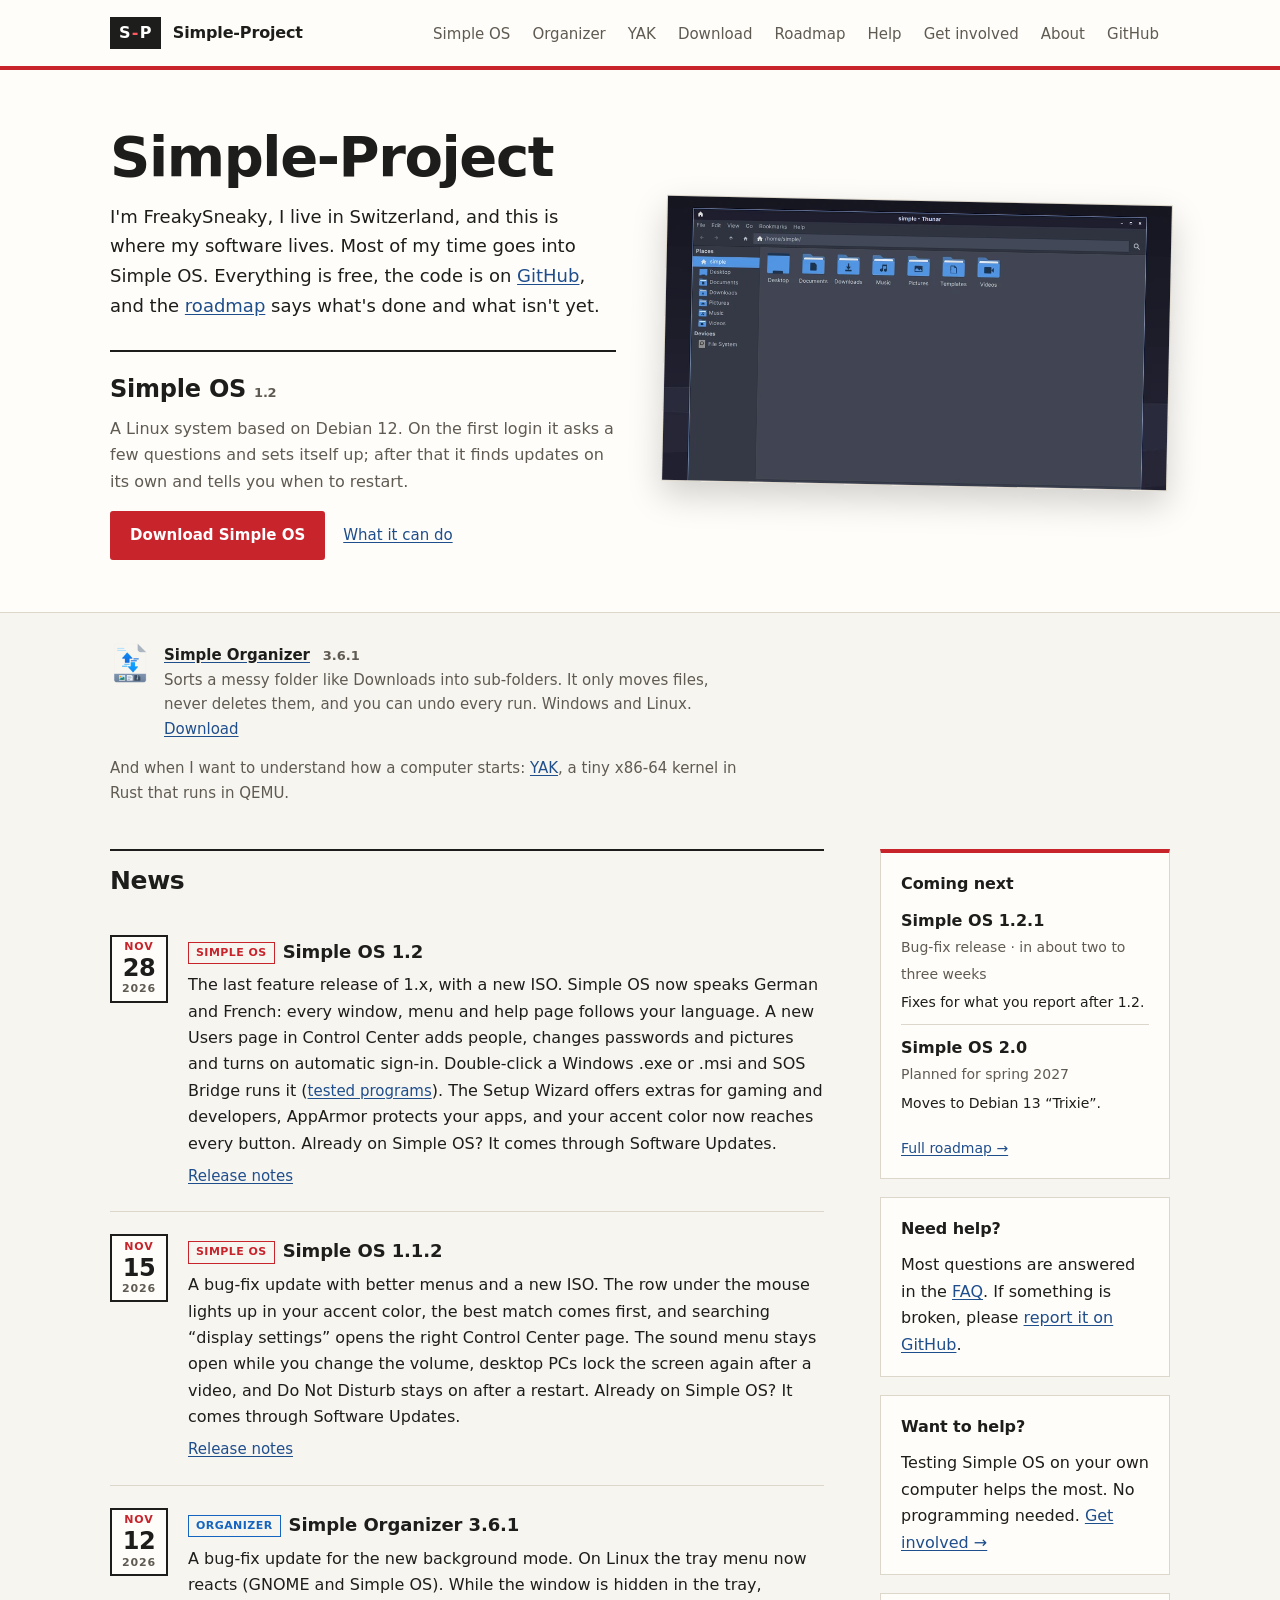
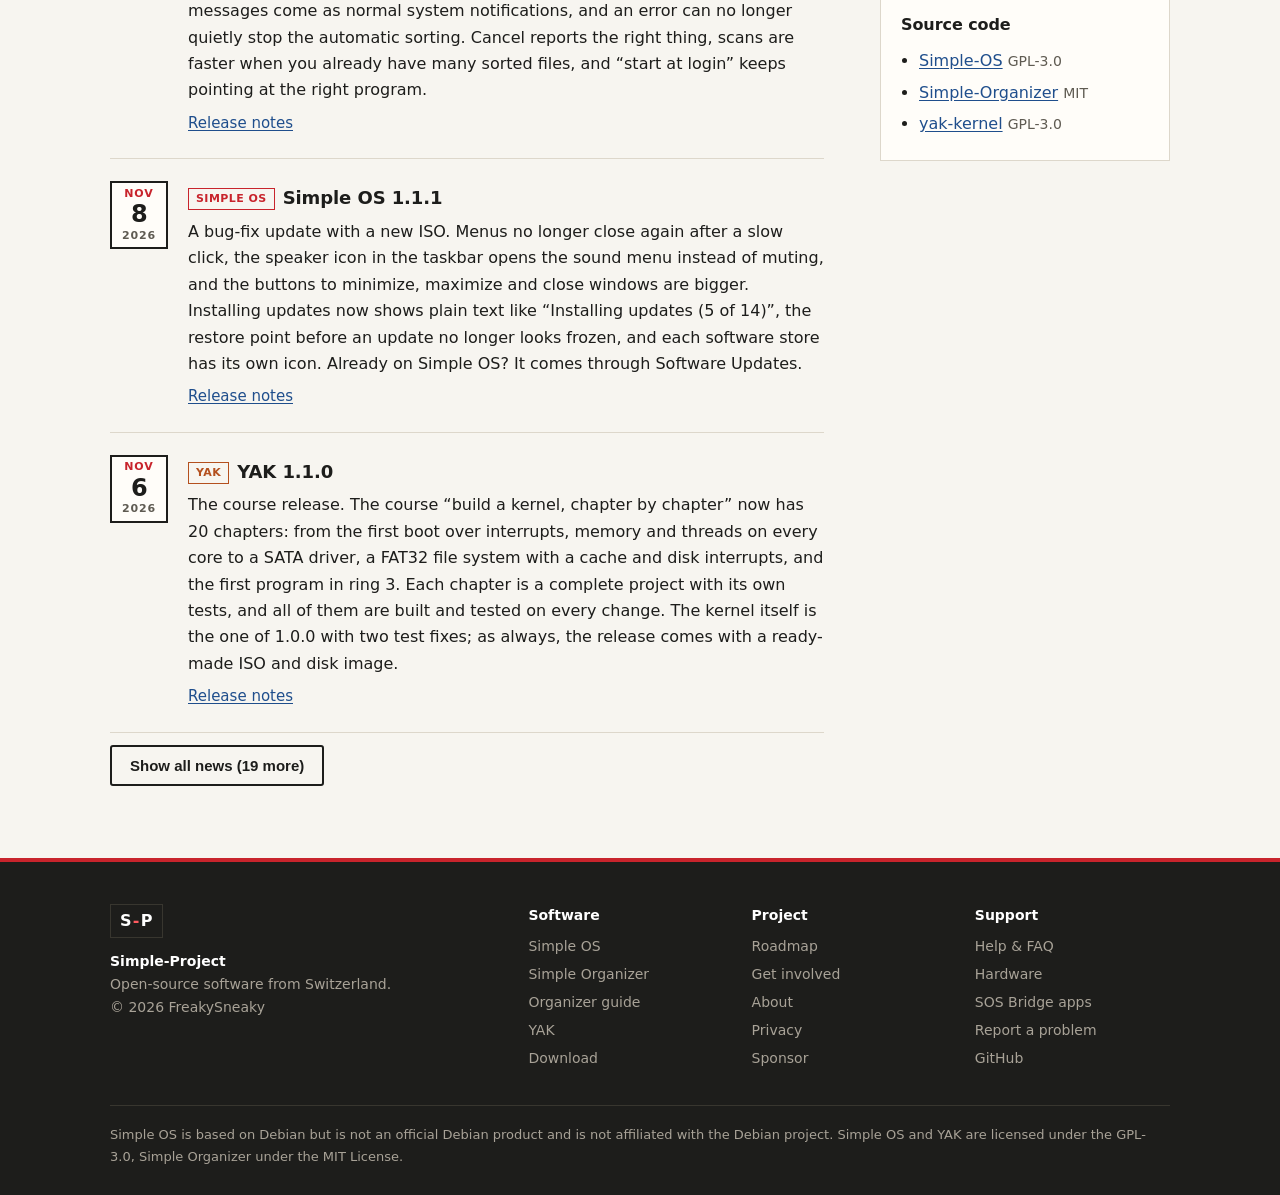
<file: index.html>
<!doctype html>
<html lang="en">
<head>
<meta charset="utf-8">
<meta name="viewport" content="width=device-width, initial-scale=1">
<title>Simple-Project</title>
<meta name="description" content="Simple-Project: Simple OS, a Linux distribution based on Debian 12, Simple Organizer, a file sorter for Windows and Linux, and YAK, a small kernel written in Rust.">
<link rel="stylesheet" href="style.css">
<link rel="icon" href="favicon.svg" type="image/svg+xml">
<meta name="theme-color" content="#fffdf9">
<meta property="og:type" content="website">
<meta property="og:url" content="https://freakysneaky787.github.io/">
<link rel="canonical" href="https://freakysneaky787.github.io/">
<meta property="og:title" content="Simple-Project">
<meta property="og:description" content="Simple-Project: Simple OS, a Linux distribution based on Debian 12, Simple Organizer, a file sorter for Windows and Linux, and YAK, a small kernel written in Rust.">
<meta property="og:image" content="https://raw.githubusercontent.com/FreakySneaky787/Simple-OS/main/docs/sos-banner.png">
<script src="script.js" defer></script>
</head>
<body>

<a class="skip" href="#main">Skip to content</a>
<header class="site-head"><div class="wrap">
  <a class="logo" href="index.html"><span class="mark" aria-hidden="true"><span class="s">S</span><span class="d">-</span><span class="p">P</span></span><span>Simple-Project</span></a>
  <nav class="site-nav" aria-label="Main">
    <a href="simple-os.html">Simple OS</a>
    <a href="organizer.html">Organizer</a>
    <a href="yak.html">YAK</a>
    <a href="download.html">Download</a>
    <a href="roadmap.html">Roadmap</a>
    <a href="help.html">Help</a>
    <a href="contribute.html">Get involved</a>
    <a href="about.html">About</a>
    <a href="https://github.com/FreakySneaky787">GitHub</a>
  </nav>
</div></header>

<div class="page-head hero"><div class="wrap">
  <div>
    <h1>Simple-Project</h1>
    <p class="lead">I'm FreakySneaky, I live in Switzerland, and this is where my software lives. Most of my time goes into Simple OS. Everything is free, the code is on <a href="https://github.com/FreakySneaky787">GitHub</a>, and the <a href="roadmap.html">roadmap</a> says what's done and what isn't yet.</p>

    <div class="feature">
      <h2><a href="simple-os.html">Simple OS</a><span class="ver">1.2</span></h2>
      <p>A Linux system based on Debian 12. On the first login it asks a few questions and sets itself up; after that it finds updates on its own and tells you when to restart.</p>
      <div class="links"><a class="btn" href="download.html#simple-os">Download Simple OS</a><a href="simple-os.html">What it can do</a></div>
    </div>
  </div>

  <a class="hero-shot" href="simple-os.html"><img src="img/desktop-small.webp" width="960" height="540" alt="The Simple OS desktop with the file manager open"></a>
</div></div>

<div class="wrap more-projects">
  <div class="side-project">
    <img src="organizer-icon.png" width="40" height="40" alt="">
    <p><a href="organizer.html"><strong>Simple Organizer</strong></a> <span class="ver">3.6.1</span><br>
    Sorts a messy folder like Downloads into sub-folders. It only moves files, never deletes them, and you can undo every run. Windows and Linux. <a href="download.html#organizer">Download</a></p>
  </div>
  <p class="also">And when I want to understand how a computer starts: <a href="yak.html">YAK</a>, a tiny x86-64 kernel in Rust that runs in QEMU.</p>
</div>

<div class="wrap home">
<main id="main">
  <h2>News</h2>
  <div class="news" data-show="5">
    <article>
      <time class="date" datetime="2026-11-28"><span>Nov</span><b>28</b><span>2026</span></time>
      <div>
        <h3><span class="label os">Simple OS</span>Simple OS 1.2</h3>
        <p>The last feature release of 1.x, with a new ISO. Simple OS now speaks German and French: every window, menu and help page follows your language. A new Users page in Control Center adds people, changes passwords and pictures and turns on automatic sign-in. Double-click a Windows .exe or .msi and SOS Bridge runs it (<a href="sos-bridge.html">tested programs</a>). The Setup Wizard offers extras for gaming and developers, AppArmor protects your apps, and your accent color now reaches every button. Already on Simple OS? It comes through Software Updates.</p>
        <a href="https://github.com/FreakySneaky787/Simple-OS/releases/tag/v1.2">Release notes</a>
      </div>
    </article>
    <article>
      <time class="date" datetime="2026-11-15"><span>Nov</span><b>15</b><span>2026</span></time>
      <div>
        <h3><span class="label os">Simple OS</span>Simple OS 1.1.2</h3>
        <p>A bug-fix update with better menus and a new ISO. The row under the mouse lights up in your accent color, the best match comes first, and searching “display settings” opens the right Control Center page. The sound menu stays open while you change the volume, desktop PCs lock the screen again after a video, and Do Not Disturb stays on after a restart. Already on Simple OS? It comes through Software Updates.</p>
        <a href="https://github.com/FreakySneaky787/Simple-OS/releases/tag/v1.1.2">Release notes</a>
      </div>
    </article>
    <article>
      <time class="date" datetime="2026-11-12"><span>Nov</span><b>12</b><span>2026</span></time>
      <div>
        <h3><span class="label org">Organizer</span>Simple Organizer 3.6.1</h3>
        <p>A bug-fix update for the new background mode. On Linux the tray menu now reacts (GNOME and Simple OS). While the window is hidden in the tray, messages come as normal system notifications, and an error can no longer quietly stop the automatic sorting. Cancel reports the right thing, scans are faster when you already have many sorted files, and “start at login” keeps pointing at the right program.</p>
        <a href="https://github.com/FreakySneaky787/Simple-Organizer/releases/tag/v3.6.1">Release notes</a>
      </div>
    </article>
    <article>
      <time class="date" datetime="2026-11-08"><span>Nov</span><b>8</b><span>2026</span></time>
      <div>
        <h3><span class="label os">Simple OS</span>Simple OS 1.1.1</h3>
        <p>A bug-fix update with a new ISO. Menus no longer close again after a slow click, the speaker icon in the taskbar opens the sound menu instead of muting, and the buttons to minimize, maximize and close windows are bigger. Installing updates now shows plain text like “Installing updates (5 of 14)”, the restore point before an update no longer looks frozen, and each software store has its own icon. Already on Simple OS? It comes through Software Updates.</p>
        <a href="https://github.com/FreakySneaky787/Simple-OS/releases/tag/v1.1.1">Release notes</a>
      </div>
    </article>
    <article>
      <time class="date" datetime="2026-11-06"><span>Nov</span><b>6</b><span>2026</span></time>
      <div>
        <h3><span class="label yak">YAK</span>YAK 1.1.0</h3>
        <p>The course release. The course “build a kernel, chapter by chapter” now has 20 chapters: from the first boot over interrupts, memory and threads on every core to a SATA driver, a FAT32 file system with a cache and disk interrupts, and the first program in ring 3. Each chapter is a complete project with its own tests, and all of them are built and tested on every change. The kernel itself is the one of 1.0.0 with two test fixes; as always, the release comes with a ready-made ISO and disk image.</p>
        <a href="https://github.com/FreakySneaky787/yak-kernel/releases/tag/v1.1.0">Release notes</a>
      </div>
    </article>
    <article>
      <time class="date" datetime="2026-11-05"><span>Nov</span><b>5</b><span>2026</span></time>
      <div>
        <h3><span class="label org">Organizer</span>Simple Organizer 3.6.0</h3>
        <p>The last feature update – Simple Organizer is now complete, and later versions only fix bugs. You can close the window and let it keep sorting in the background: it waits in the system tray, and it can start by itself when you log in, on Windows and on Linux. A Cancel button stops a running scan or sort, and anything already moved can still be undone. Folders that end up empty after sorting sub-folders are cleaned up, and a new download like <code>cv (1).pdf</code> is now found as a copy of a file you already sorted.</p>
        <a href="https://github.com/FreakySneaky787/Simple-Organizer/releases/tag/v3.6.0">Release notes</a>
      </div>
    </article>
    <article>
      <time class="date" datetime="2026-11-04"><span>Nov</span><b>4</b><span>2026</span></time>
      <div>
        <h3><span class="label os">Simple OS</span>Simple OS 1.1</h3>
        <p>The first feature update, with a new ISO. A Scale setting makes text, the taskbar, menus and the mouse pointer bigger on high-resolution screens, and a new Large taskbar has a bigger clock. A Language &amp; Region page changes the language of your apps and the format of dates, numbers and currency. A small Camera app shows your webcam and takes photos, and the computer starts quicker. Already on Simple OS? It comes through Software Updates.</p>
        <a href="https://github.com/FreakySneaky787/Simple-OS/releases/tag/v1.1">Release notes</a>
      </div>
    </article>
    <article>
      <time class="date" datetime="2026-11-02"><span>Nov</span><b>2</b><span>2026</span></time>
      <div>
        <h3><span class="label org">Organizer</span>Simple Organizer 3.5.3</h3>
        <p>A small bug-fix update. “Don't move” is now kept for each folder, also when you pick the same folder again or switch to another one and back. Automatic runs no longer jump to the Preview and Log tabs, and they wait while a scan you are looking at hasn't been organised yet. Undo gives files named like a folder their own name back, and the history shows the year of older runs.</p>
        <a href="https://github.com/FreakySneaky787/Simple-Organizer/releases/tag/v3.5.3">Release notes</a>
      </div>
    </article>
    <article>
      <time class="date" datetime="2026-10-30"><span>Oct</span><b>30</b><span>2026</span></time>
      <div>
        <h3><span class="label os">Simple OS</span>Simple OS 1.0.7</h3>
        <p>A bug-fix update with a new ISO. Pressing the power button on the lock screen puts the computer to sleep instead of shutting it down, so open windows and unsaved work stay. Sleep locks the screen only once, dates follow your language's order, and a keyboard plugged in later types with your account's layout. Software Updates checks the free disk space first and changes nothing when there isn't enough.</p>
        <a href="https://github.com/FreakySneaky787/Simple-OS/releases/tag/v1.0.7">Release notes</a>
      </div>
    </article>
    <article>
      <time class="date" datetime="2026-10-27"><span>Oct</span><b>27</b><span>2026</span></time>
      <div>
        <h3><span class="label yak">YAK</span>YAK 1.0.0 is out</h3>
        <p>A new project: YAK – Yet Another Kernel – is a small x86-64 operating system written from scratch in Rust, made for learning how a kernel works. It boots with BIOS and UEFI in QEMU and has its own scheduler for several cores, processes with 53 syscalls, a FAT32 disk driver, networking with TCP, DHCP and DNS, and a shell with pipes and scripts. Each release comes with a ready-made ISO and disk image, so you can try it without building anything.</p>
        <a href="yak.html">About YAK</a>
      </div>
    </article>
    <article>
      <time class="date" datetime="2026-10-24"><span>Oct</span><b>24</b><span>2026</span></time>
      <div>
        <h3><span class="label os">Simple OS</span>Simple OS 1.0.6</h3>
        <p>A bug-fix update with a new ISO. Signing in again after the screen locked itself works every time – before, the screen could stay black. Control Center → Wi-Fi lists your networks again, closing the Software Center no longer stops an installation halfway, and you can choose which app opens documents, spreadsheets and presentations. Installing next to Windows without internet keeps the clock right, and the search finds dates instead of calculating them.</p>
        <a href="https://github.com/FreakySneaky787/Simple-OS/releases/tag/v1.0.6">Release notes</a>
      </div>
    </article>
    <article>
      <time class="date" datetime="2026-10-19"><span>Oct</span><b>19</b><span>2026</span></time>
      <div>
        <h3><span class="label org">Organizer</span>Simple Organizer 3.5.2</h3>
        <p>A bug-fix update with nine fixes from a review of 3.5.1. Files named like a category folder are now handled in every case, a folder named like a rule's target no longer gets a second folder of the same name inside it, and on Windows the category folders are recognised whatever their case. Filename patterns treat brackets as normal characters, and on Linux file names that are not valid UTF-8 no longer break the CSV export or the Trash.</p>
        <a href="https://github.com/FreakySneaky787/Simple-Organizer/releases/tag/v3.5.2">Release notes</a>
      </div>
    </article>
    <article>
      <time class="date" datetime="2026-10-17"><span>Oct</span><b>17</b><span>2026</span></time>
      <div>
        <h3><span class="label os">Simple OS</span>Simple OS 1.0.5</h3>
        <p>A bug-fix update with a few new features and a new ISO. The right-click menu is sorted into Apps, Settings, Tools and Help, and the Control Center has smaller, clearer pages. You can choose your default apps, switch off apps that start by themselves, see the battery level of Bluetooth headphones and open a calendar by clicking the clock. Simple OS installed next to Windows keeps the clock the way Windows does, and a “What's new” window shows what changed after each update.</p>
        <a href="https://github.com/FreakySneaky787/Simple-OS/releases/tag/v1.0.5">Release notes</a>
      </div>
    </article>
    <article>
      <time class="date" datetime="2026-10-16"><span>Oct</span><b>16</b><span>2026</span></time>
      <div>
        <h3><span class="label org">Organizer</span>Simple Organizer 3.5.1</h3>
        <p>A bug-fix update. “Don't move” is now remembered after a restart, so automatic runs leave those files alone too. A duplicate only goes to the Recycle Bin if the copy you keep still has the same content, and the history can no longer end up empty after a power cut. Files named like a category folder, folders named like a category and the folders of your own rules are now handled correctly.</p>
        <a href="https://github.com/FreakySneaky787/Simple-Organizer/releases/tag/v3.5.1">Release notes</a>
      </div>
    </article>
    <article>
      <time class="date" datetime="2026-10-14"><span>Oct</span><b>14</b><span>2026</span></time>
      <div>
        <h3><span class="label os">Simple OS</span>Simple OS 1.0.4</h3>
        <p>A bug-fix update with a new ISO. The screen locks when you leave, the power button asks first, and there's a brightness slider. Installing is safer: the installer can't run twice, the computer doesn't switch off while it works, and it reminds you to remove the USB stick. Installations in German and other languages now really get their language, the keyring works from the first login, older PCs can install next to another system, and Windows or other systems stay in the boot menu after updates.</p>
        <a href="https://github.com/FreakySneaky787/Simple-OS/releases/tag/v1.0.4">Release notes</a>
      </div>
    </article>
    <article>
      <time class="date" datetime="2026-10-13"><span>Oct</span><b>13</b><span>2026</span></time>
      <div>
        <h3><span class="label org">Organizer</span>Simple Organizer 3.5.0</h3>
        <p>The first feature release since the reviews. You can keep single files where they are with “Don't move”, search, sort and export the preview as a CSV file, and give a rule several conditions, like “PDF and older than a year”. The history now shows which folder each run belongs to, and the program starts about twice as fast.</p>
        <a href="https://github.com/FreakySneaky787/Simple-Organizer/releases/tag/v3.5.0">Release notes</a>
      </div>
    </article>
    <article>
      <time class="date" datetime="2026-10-12"><span>Oct</span><b>12</b><span>2026</span></time>
      <div>
        <h3><span class="label org">Organizer</span>Simple Organizer 3.4.5</h3>
        <p>Bug-fix release with 13 fixes from the fourth code review. A rules file saved in the wrong text encoding no longer stops the program from starting, read-only files can be moved to another drive, and the Trash only removes a duplicate if the copy you keep still exists. LibreOffice lock files and running Firefox downloads are left alone.</p>
        <a href="https://github.com/FreakySneaky787/Simple-Organizer/releases/tag/v3.4.5">Release notes</a>
      </div>
    </article>
    <article>
      <time class="date" datetime="2026-10-09"><span>Oct</span><b>9</b><span>2026</span></time>
      <div>
        <h3><span class="label os">Simple OS</span>Simple OS 1.0.3</h3>
        <p>A maintenance update for every 1.0 install. It arrives through Software Updates (about 60 MB), so there's no need to reinstall. Night light now works on real hardware, the Control Center has new pages for Mouse &amp; Touchpad and Date &amp; Time, and monitors, projectors and TVs turn on by themselves when you plug them in.</p>
        <a href="https://github.com/FreakySneaky787/Simple-OS/releases/tag/v1.0.3">Release notes</a>
      </div>
    </article>
    <article>
      <time class="date" datetime="2026-10-09"><span>Oct</span><b>9</b><span>2026</span></time>
      <div>
        <h3><span class="label org">Organizer</span>Simple Organizer 3.4.4</h3>
        <p>Bug-fix release with 23 fixes from the third code review. Moving files between two drives no longer leaves copies behind, shortcuts on the Desktop are never moved, and there are two new categories: Programs and Disk Images.</p>
        <a href="https://github.com/FreakySneaky787/Simple-Organizer/releases/tag/v3.4.4">Release notes</a>
      </div>
    </article>
    <article>
      <time class="date" datetime="2026-10-09"><span>Oct</span><b>9</b><span>2026</span></time>
      <div>
        <h3><span class="label os">Simple OS</span>Simple OS 1.0.2</h3>
        <p>The clock now sets itself over the internet, autostart for apps works, and the file manager shows previews of pictures and PDFs. Videos use hardware decoding on Intel and AMD graphics. Also fixes NVIDIA driver selection for RTX 50 cards and Bluetooth pairing with a passkey.</p>
        <a href="https://github.com/FreakySneaky787/Simple-OS/releases/tag/v1.0.2">Release notes</a>
      </div>
    </article>
    <article>
      <time class="date" datetime="2026-10-08"><span>Oct</span><b>8</b><span>2026</span></time>
      <div>
        <h3><span class="label org">Organizer</span>Simple Organizer 3.4.3</h3>
        <p>15 fixes after reviewing 3.4.2. Files that are only stored online in OneDrive are no longer downloaded during the duplicate check, and scheduled runs continue after a restart.</p>
        <a href="https://github.com/FreakySneaky787/Simple-Organizer/releases/tag/v3.4.3">Release notes</a>
      </div>
    </article>
    <article>
      <time class="date" datetime="2026-10-08"><span>Oct</span><b>8</b><span>2026</span></time>
      <div>
        <h3><span class="label os">Simple OS</span>Simple OS 1.0.1</h3>
        <p>Simple OS now checks for updates 2 minutes after you log in, every 12 hours and after waking from sleep. App updates from the Software Store show up in Software Updates as well.</p>
        <a href="https://github.com/FreakySneaky787/Simple-OS/releases/tag/v1.0.1">Release notes</a>
      </div>
    </article>
    <article>
      <time class="date" datetime="2026-10-07"><span>Oct</span><b>7</b><span>2026</span></time>
      <div>
        <h3><span class="label os">Simple OS</span>Simple OS 1.0 is out</h3>
        <p>The first public version of Simple OS. It comes with the Setup Wizard, the Control Center, the Software Store, automatic updates, Timeshift backups and Secure Boot support.</p>
        <a href="https://github.com/FreakySneaky787/Simple-OS/releases/tag/v1.0">Release notes</a>
      </div>
    </article>
    <article>
      <time class="date" datetime="2026-10-06"><span>Oct</span><b>6</b><span>2026</span></time>
      <div>
        <h3><span class="label org">Organizer</span>Simple Organizer 3.4.2</h3>
        <p>A safety release after a full code review. The undo history is saved more often and more safely, and system files like <code>desktop.ini</code> and <code>Thumbs.db</code> are protected.</p>
        <a href="https://github.com/FreakySneaky787/Simple-Organizer/releases/tag/v3.4.2">Release notes</a>
      </div>
    </article>
  </div>
</main>

<aside class="side">
  <div class="box accent">
    <h3>Coming next</h3>
    <div class="item">
      <strong>Simple OS 1.2.1</strong>
      <span class="sub small">Bug-fix release · in about two to three weeks</span>
      <p class="small" style="margin:4px 0 0">Fixes for what you report after 1.2.</p>
    </div>
    <div class="item">
      <strong>Simple OS 2.0</strong>
      <span class="sub small">Planned for spring 2027</span>
      <p class="small" style="margin:4px 0 0">Moves to Debian 13 “Trixie”.</p>
    </div>
    <p class="small" style="margin:12px 0 0"><a href="roadmap.html">Full roadmap →</a></p>
  </div>
  <div class="box">
    <h3>Need help?</h3>
    <p>Most questions are answered in the <a href="help.html">FAQ</a>. If something is broken, please <a href="help.html#report">report it on GitHub</a>.</p>
  </div>
  <div class="box">
    <h3>Want to help?</h3>
    <p>Testing Simple OS on your own computer helps the most. No programming needed. <a href="contribute.html">Get involved →</a></p>
  </div>
  <div class="box">
    <h3>Source code</h3>
    <ul style="margin:0;padding-left:18px">
      <li><a href="https://github.com/FreakySneaky787/Simple-OS">Simple-OS</a> <span class="sub small">GPL-3.0</span></li>
      <li><a href="https://github.com/FreakySneaky787/Simple-Organizer">Simple-Organizer</a> <span class="sub small">MIT</span></li>
      <li><a href="https://github.com/FreakySneaky787/yak-kernel">yak-kernel</a> <span class="sub small">GPL-3.0</span></li>
    </ul>
  </div>
</aside>
</div>

<footer class="site-foot"><div class="wrap">
  <div class="cols">
    <div><span class="mark" aria-hidden="true"><span class="s">S</span><span class="d">-</span><span class="p">P</span></span><br><strong>Simple-Project</strong><br>Open-source software from Switzerland.<br>&copy; 2026 FreakySneaky</div>
    <div><strong>Software</strong><ul><li><a href="simple-os.html">Simple OS</a></li><li><a href="organizer.html">Simple Organizer</a></li><li><a href="organizer-guide.html">Organizer guide</a></li><li><a href="yak.html">YAK</a></li><li><a href="download.html">Download</a></li></ul></div>
    <div><strong>Project</strong><ul><li><a href="roadmap.html">Roadmap</a></li><li><a href="contribute.html">Get involved</a></li><li><a href="about.html">About</a></li><li><a href="about.html#privacy">Privacy</a></li><li><a href="https://github.com/sponsors/FreakySneaky787">Sponsor</a></li></ul></div>
    <div><strong>Support</strong><ul><li><a href="help.html">Help &amp; FAQ</a></li><li><a href="hardware.html">Hardware</a></li><li><a href="sos-bridge.html">SOS Bridge apps</a></li><li><a href="help.html#report">Report a problem</a></li><li><a href="https://github.com/FreakySneaky787">GitHub</a></li></ul></div>
  </div>
  <p class="legal">Simple OS is based on Debian but is not an official Debian product and is not affiliated with the Debian project. Simple OS and YAK are licensed under the GPL-3.0, Simple Organizer under the MIT License.</p>
</div></footer>

</body>
</html>
</file>
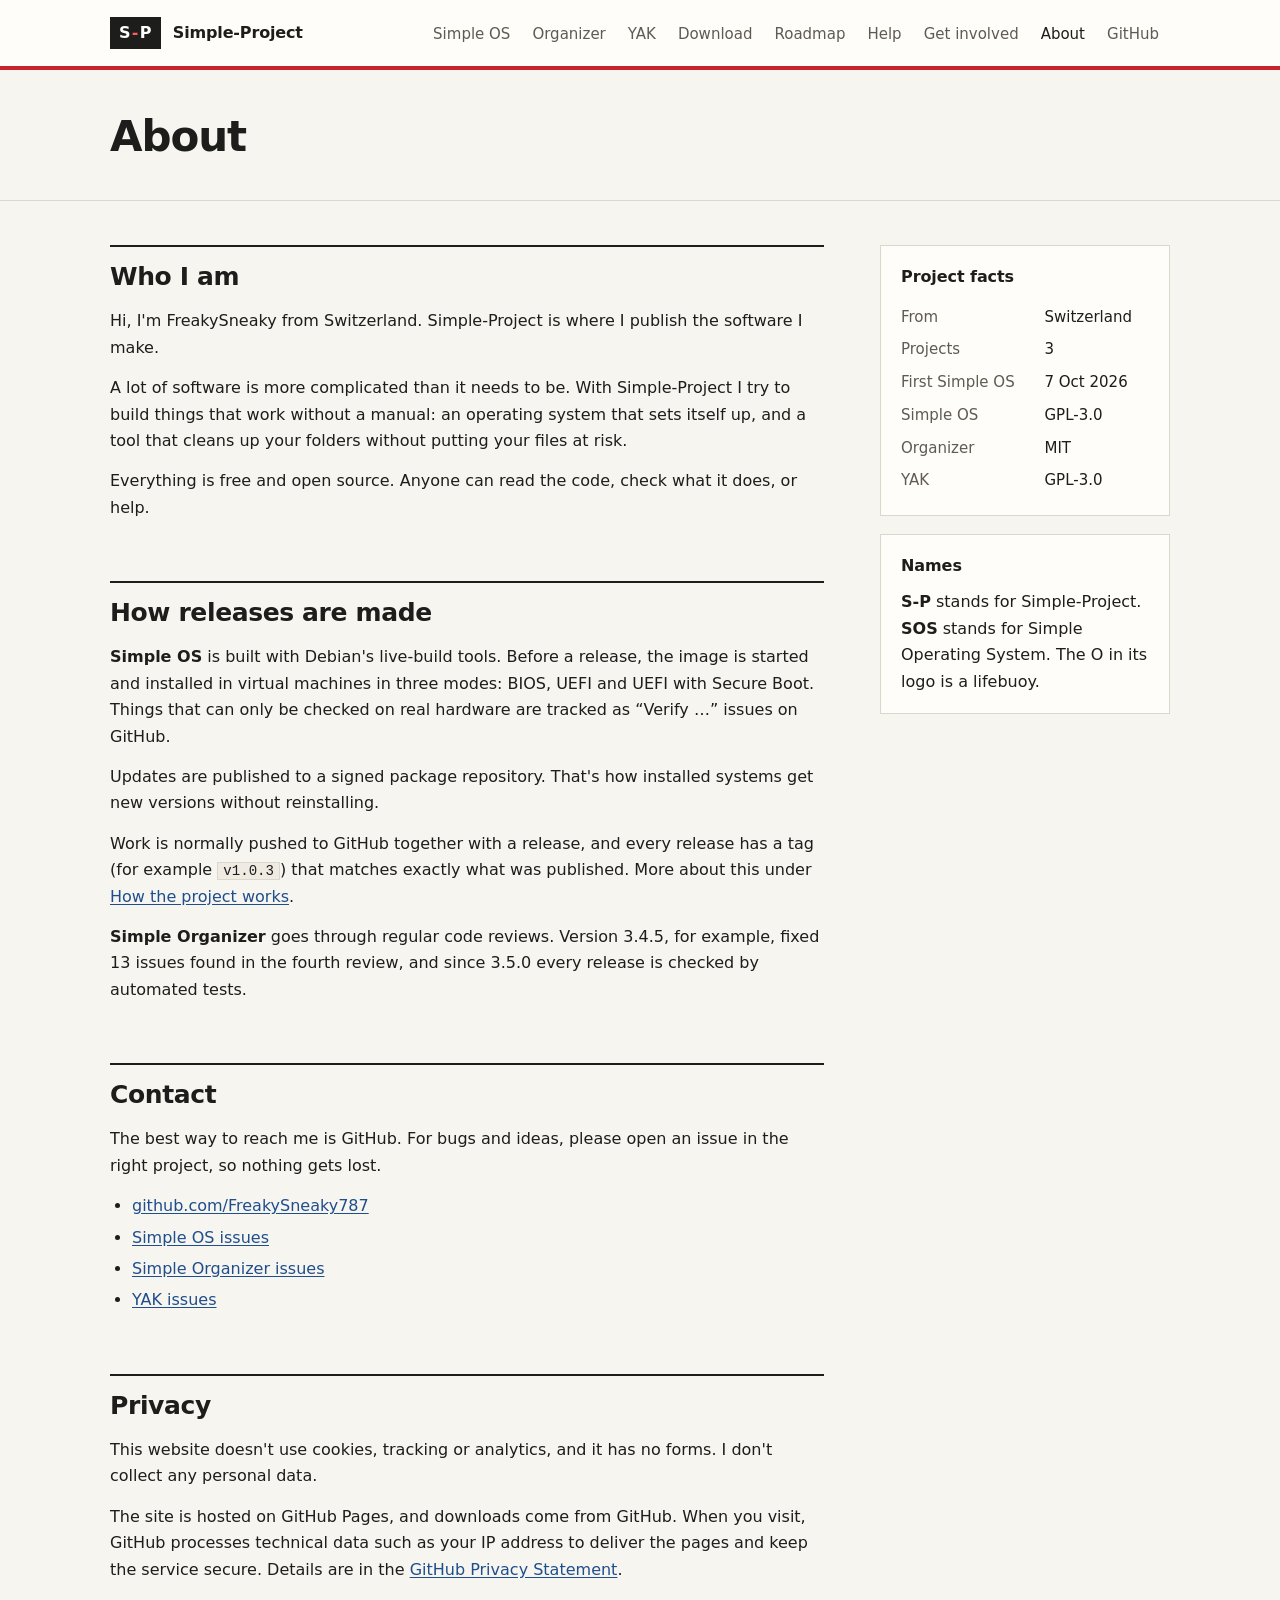
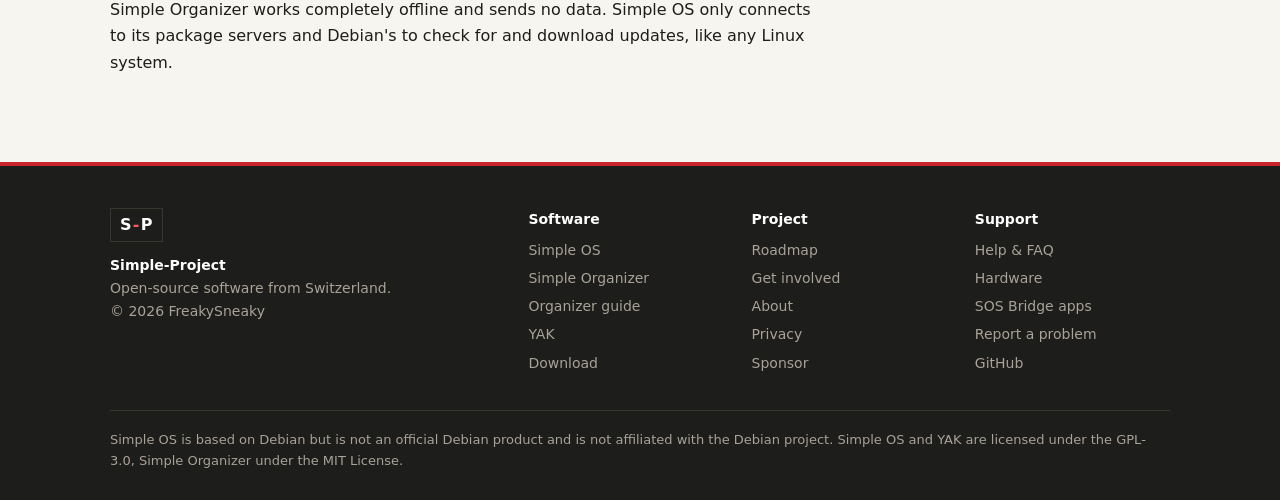
<file: about.html>
<!doctype html>
<html lang="en">
<head>
<meta charset="utf-8">
<meta name="viewport" content="width=device-width, initial-scale=1">
<title>About – Simple-Project</title>
<meta name="description" content="Who makes Simple-Project and how the releases are made.">
<link rel="stylesheet" href="style.css">
<link rel="icon" href="favicon.svg" type="image/svg+xml">
<meta name="theme-color" content="#fffdf9">
<meta property="og:type" content="website">
<meta property="og:url" content="https://freakysneaky787.github.io/about.html">
<link rel="canonical" href="https://freakysneaky787.github.io/about.html">
<meta property="og:title" content="About – Simple-Project">
<meta property="og:description" content="Who makes Simple-Project and how the releases are made.">
<meta property="og:image" content="https://raw.githubusercontent.com/FreakySneaky787/Simple-OS/main/docs/sos-banner.png">
<script src="script.js" defer></script>
</head>
<body>

<a class="skip" href="#main">Skip to content</a>
<header class="site-head"><div class="wrap">
  <a class="logo" href="index.html"><span class="mark" aria-hidden="true"><span class="s">S</span><span class="d">-</span><span class="p">P</span></span><span>Simple-Project</span></a>
  <nav class="site-nav" aria-label="Main">
    <a href="simple-os.html">Simple OS</a>
    <a href="organizer.html">Organizer</a>
    <a href="yak.html">YAK</a>
    <a href="download.html">Download</a>
    <a href="roadmap.html">Roadmap</a>
    <a href="help.html">Help</a>
    <a href="contribute.html">Get involved</a>
    <a href="about.html" aria-current="page">About</a>
    <a href="https://github.com/FreakySneaky787">GitHub</a>
  </nav>
</div></header>

<div class="page-head"><div class="wrap">
  <h1>About</h1>
</div></div>

<div class="wrap home">
<main id="main">
  <h2>Who I am</h2>
  <p>Hi, I'm FreakySneaky from Switzerland. Simple-Project is where I publish the software I make.</p>
  <p>A lot of software is more complicated than it needs to be. With Simple-Project I try to build things that work without a manual: an operating system that sets itself up, and a tool that cleans up your folders without putting your files at risk.</p>
  <p>Everything is free and open source. Anyone can read the code, check what it does, or help.</p>

  <h2>How releases are made</h2>
  <p><strong>Simple OS</strong> is built with Debian's live-build tools. Before a release, the image is started and installed in virtual machines in three modes: BIOS, UEFI and UEFI with Secure Boot. Things that can only be checked on real hardware are tracked as “Verify …” issues on GitHub.</p>
  <p>Updates are published to a signed package repository. That's how installed systems get new versions without reinstalling.</p>
  <p>Work is normally pushed to GitHub together with a release, and every release has a tag (for example <code>v1.0.3</code>) that matches exactly what was published. More about this under <a href="contribute.html#how">How the project works</a>.</p>
  <p><strong>Simple Organizer</strong> goes through regular code reviews. Version 3.4.5, for example, fixed 13 issues found in the fourth review, and since 3.5.0 every release is checked by automated tests.</p>

  <h2>Contact</h2>
  <p>The best way to reach me is GitHub. For bugs and ideas, please open an issue in the right project, so nothing gets lost.</p>
  <ul>
    <li><a href="https://github.com/FreakySneaky787">github.com/FreakySneaky787</a></li>
    <li><a href="https://github.com/FreakySneaky787/Simple-OS/issues">Simple OS issues</a></li>
    <li><a href="https://github.com/FreakySneaky787/Simple-Organizer/issues">Simple Organizer issues</a></li>
    <li><a href="https://github.com/FreakySneaky787/yak-kernel/issues">YAK issues</a></li>
  </ul>

  <h2 id="privacy">Privacy</h2>
  <p>This website doesn't use cookies, tracking or analytics, and it has no forms. I don't collect any personal data.</p>
  <p>The site is hosted on GitHub Pages, and downloads come from GitHub. When you visit, GitHub processes technical data such as your IP address to deliver the pages and keep the service secure. Details are in the <a href="https://docs.github.com/en/site-policy/privacy-policies/github-general-privacy-statement">GitHub Privacy Statement</a>.</p>
  <p>Simple Organizer works completely offline and sends no data. Simple OS only connects to its package servers and Debian's to check for and download updates, like any Linux system.</p>
</main>

<aside class="side">
  <div class="box">
    <h3>Project facts</h3>
    <table>
      <tr><td class="sub">From</td><td>Switzerland</td></tr>
      <tr><td class="sub">Projects</td><td>3</td></tr>
      <tr><td class="sub">First Simple OS</td><td>7 Oct 2026</td></tr>
      <tr><td class="sub">Simple OS</td><td>GPL-3.0</td></tr>
      <tr><td class="sub">Organizer</td><td>MIT</td></tr>
      <tr><td class="sub">YAK</td><td>GPL-3.0</td></tr>
    </table>
  </div>
  <div class="box">
    <h3>Names</h3>
    <p><strong>S-P</strong> stands for Simple-Project.<br><strong>SOS</strong> stands for Simple Operating System. The O in its logo is a lifebuoy.</p>
  </div>
</aside>
</div>

<footer class="site-foot"><div class="wrap">
  <div class="cols">
    <div><span class="mark" aria-hidden="true"><span class="s">S</span><span class="d">-</span><span class="p">P</span></span><br><strong>Simple-Project</strong><br>Open-source software from Switzerland.<br>&copy; 2026 FreakySneaky</div>
    <div><strong>Software</strong><ul><li><a href="simple-os.html">Simple OS</a></li><li><a href="organizer.html">Simple Organizer</a></li><li><a href="organizer-guide.html">Organizer guide</a></li><li><a href="yak.html">YAK</a></li><li><a href="download.html">Download</a></li></ul></div>
    <div><strong>Project</strong><ul><li><a href="roadmap.html">Roadmap</a></li><li><a href="contribute.html">Get involved</a></li><li><a href="about.html">About</a></li><li><a href="about.html#privacy">Privacy</a></li><li><a href="https://github.com/sponsors/FreakySneaky787">Sponsor</a></li></ul></div>
    <div><strong>Support</strong><ul><li><a href="help.html">Help &amp; FAQ</a></li><li><a href="hardware.html">Hardware</a></li><li><a href="sos-bridge.html">SOS Bridge apps</a></li><li><a href="help.html#report">Report a problem</a></li><li><a href="https://github.com/FreakySneaky787">GitHub</a></li></ul></div>
  </div>
  <p class="legal">Simple OS is based on Debian but is not an official Debian product and is not affiliated with the Debian project. Simple OS and YAK are licensed under the GPL-3.0, Simple Organizer under the MIT License.</p>
</div></footer>

</body>
</html>
</file>
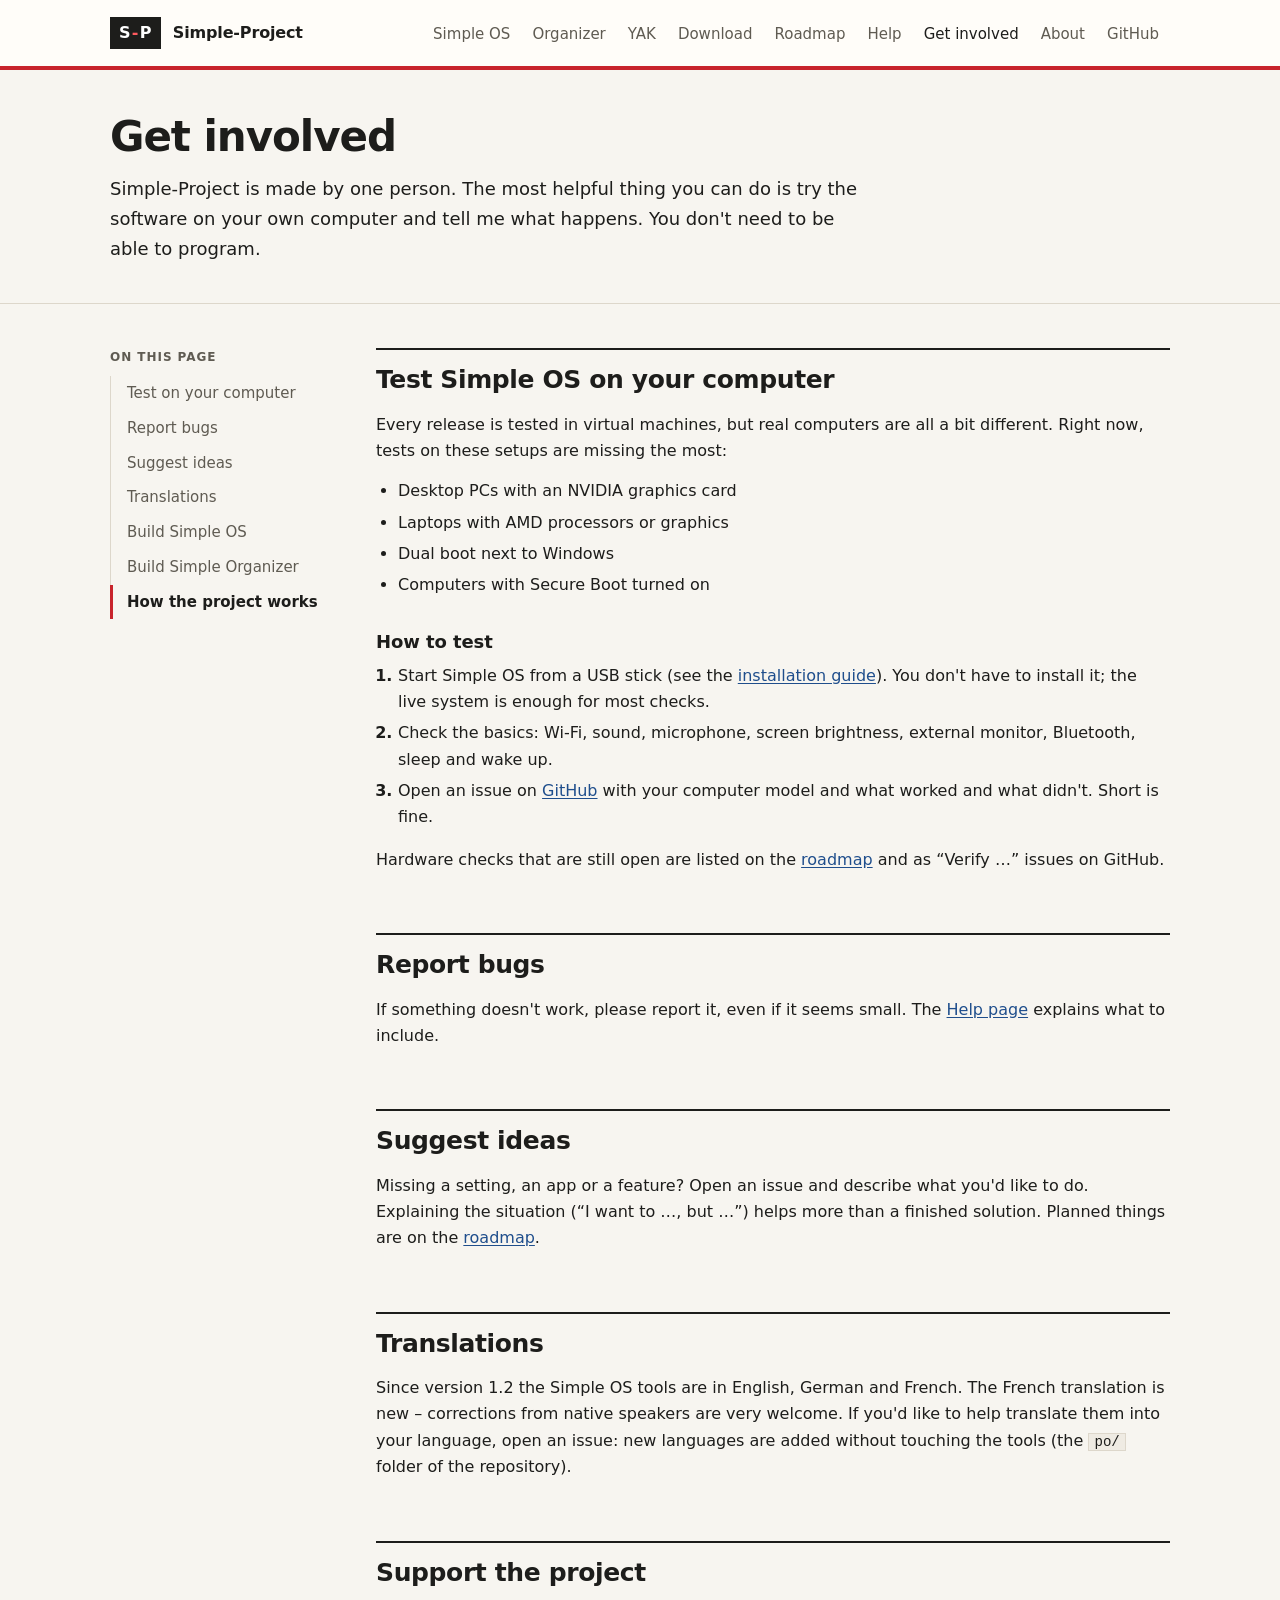
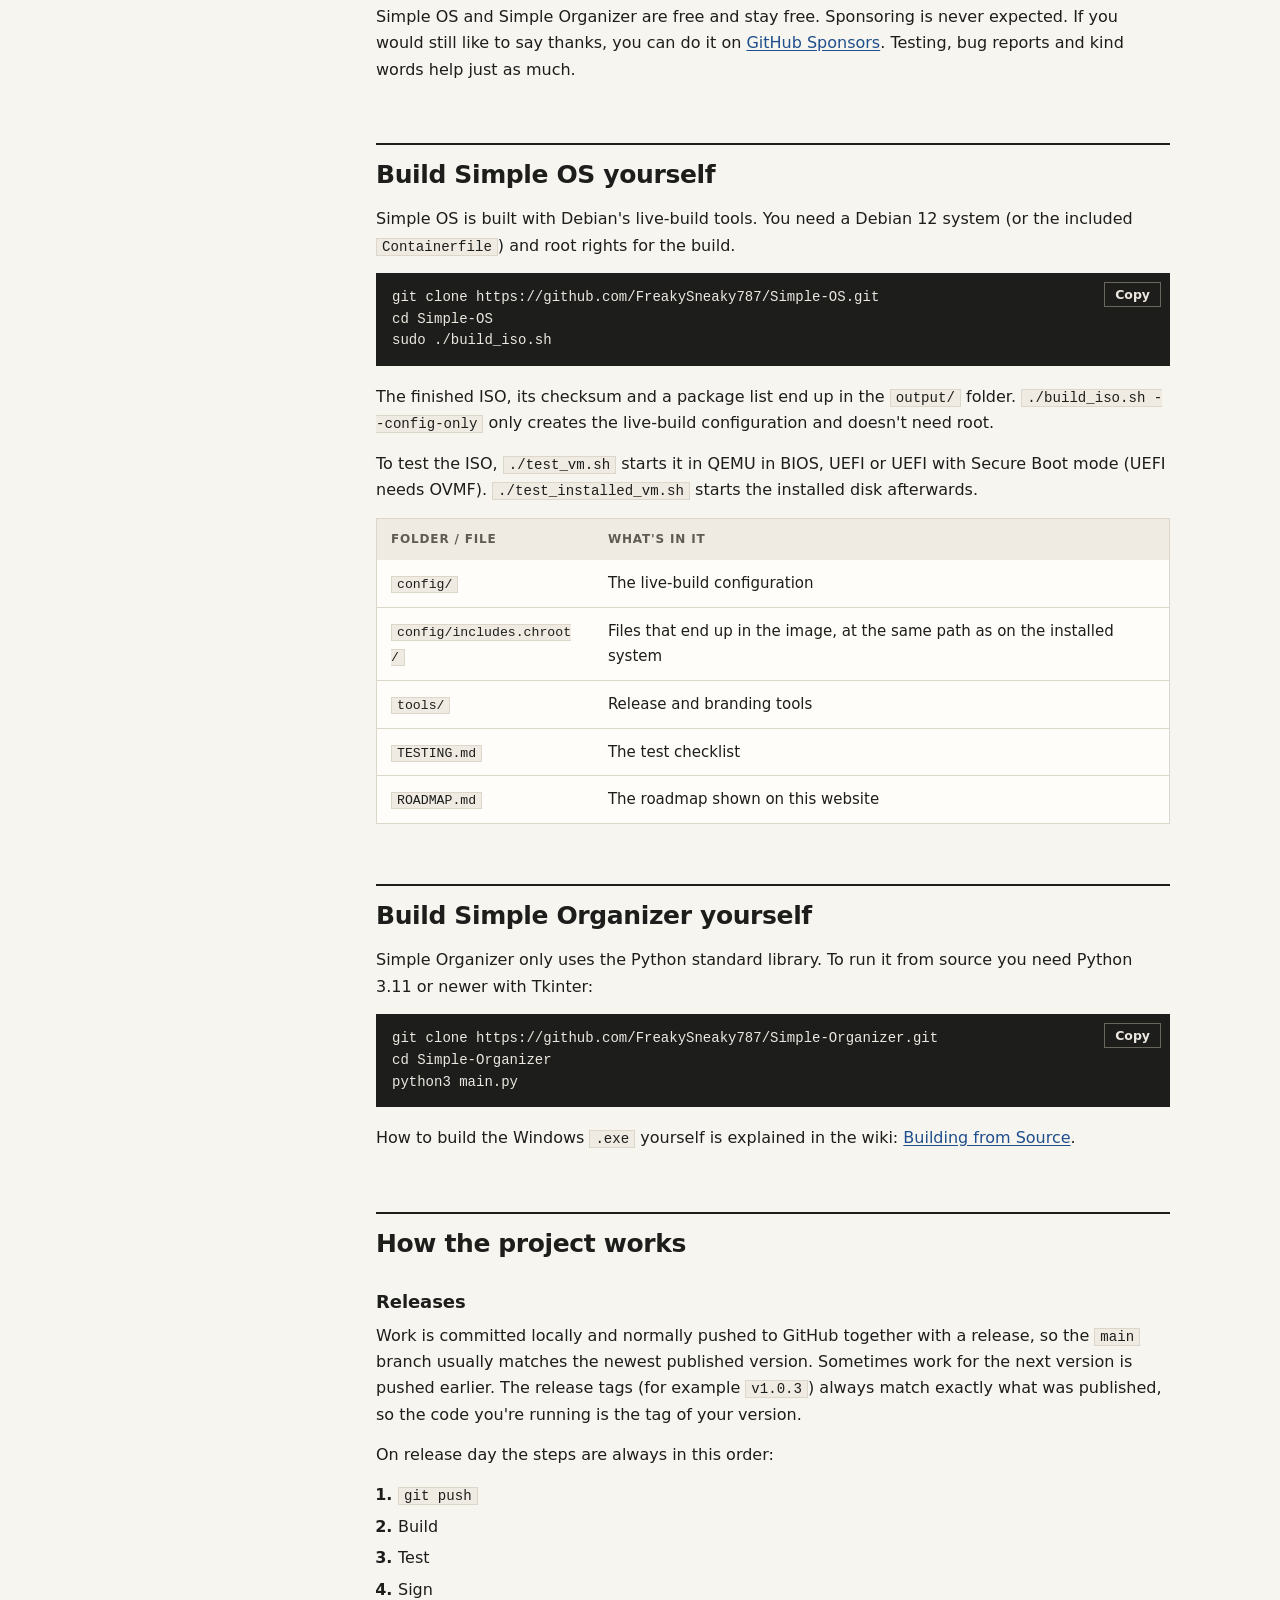
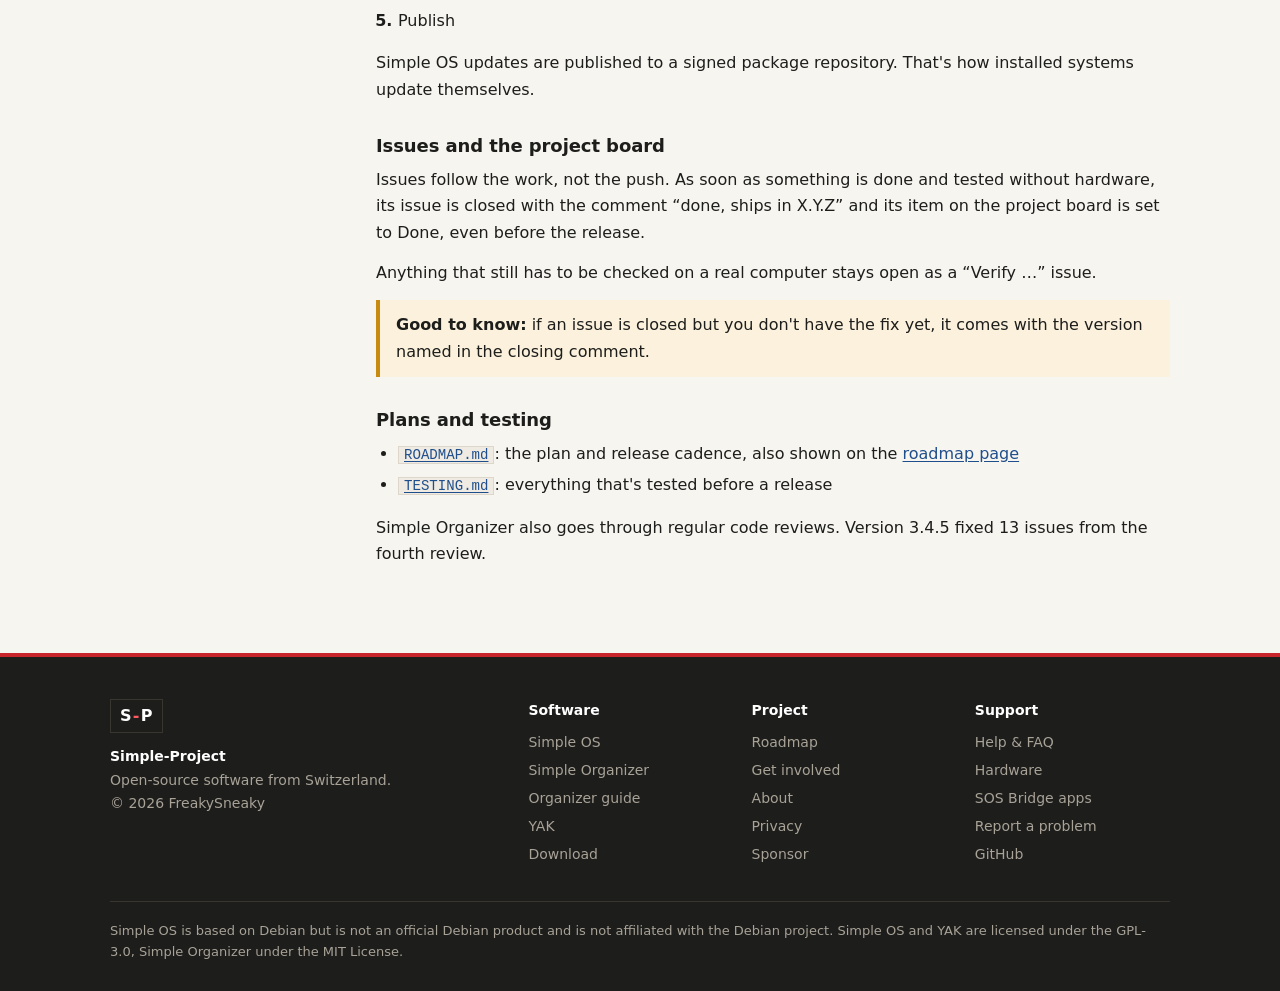
<file: contribute.html>
<!doctype html>
<html lang="en">
<head>
<meta charset="utf-8">
<meta name="viewport" content="width=device-width, initial-scale=1">
<title>Get involved – Simple-Project</title>
<meta name="description" content="How you can help Simple-Project: test Simple OS on your computer, report bugs, suggest ideas or build it yourself.">
<link rel="stylesheet" href="style.css">
<link rel="icon" href="favicon.svg" type="image/svg+xml">
<meta name="theme-color" content="#fffdf9">
<meta property="og:type" content="website">
<meta property="og:url" content="https://freakysneaky787.github.io/contribute.html">
<link rel="canonical" href="https://freakysneaky787.github.io/contribute.html">
<meta property="og:title" content="Get involved – Simple-Project">
<meta property="og:description" content="How you can help Simple-Project: test Simple OS on your computer, report bugs, suggest ideas or build it yourself.">
<meta property="og:image" content="https://raw.githubusercontent.com/FreakySneaky787/Simple-OS/main/docs/sos-banner.png">
<script src="script.js" defer></script>
</head>
<body>

<a class="skip" href="#main">Skip to content</a>
<header class="site-head"><div class="wrap">
  <a class="logo" href="index.html"><span class="mark" aria-hidden="true"><span class="s">S</span><span class="d">-</span><span class="p">P</span></span><span>Simple-Project</span></a>
  <nav class="site-nav" aria-label="Main">
    <a href="simple-os.html">Simple OS</a>
    <a href="organizer.html">Organizer</a>
    <a href="yak.html">YAK</a>
    <a href="download.html">Download</a>
    <a href="roadmap.html">Roadmap</a>
    <a href="help.html">Help</a>
    <a href="contribute.html" aria-current="page">Get involved</a>
    <a href="about.html">About</a>
    <a href="https://github.com/FreakySneaky787">GitHub</a>
  </nav>
</div></header>

<div class="page-head"><div class="wrap">
  <h1>Get involved</h1>
  <p class="lead">Simple-Project is made by one person. The most helpful thing you can do is try the software on your own computer and tell me what happens. You don't need to be able to program.</p>
</div></div>

<div class="wrap docs">
<aside>
  <nav class="toc" aria-label="On this page">
    <strong>On this page</strong>
    <ul>
      <li><a href="#test">Test on your computer</a></li>
      <li><a href="#bugs">Report bugs</a></li>
      <li><a href="#ideas">Suggest ideas</a></li>
      <li><a href="#translate">Translations</a></li>
      <li><a href="#build-os">Build Simple OS</a></li>
      <li><a href="#build-org">Build Simple Organizer</a></li>
      <li><a href="#how">How the project works</a></li>
    </ul>
  </nav>
</aside>

<main id="main" class="content">
  <h2 id="test">Test Simple OS on your computer</h2>
  <p>Every release is tested in virtual machines, but real computers are all a bit different. Right now, tests on these setups are missing the most:</p>
  <ul>
    <li>Desktop PCs with an NVIDIA graphics card</li>
    <li>Laptops with AMD processors or graphics</li>
    <li>Dual boot next to Windows</li>
    <li>Computers with Secure Boot turned on</li>
  </ul>
  <h3>How to test</h3>
  <ol>
    <li>Start Simple OS from a USB stick (see the <a href="simple-os.html#install">installation guide</a>). You don't have to install it; the live system is enough for most checks.</li>
    <li>Check the basics: Wi-Fi, sound, microphone, screen brightness, external monitor, Bluetooth, sleep and wake up.</li>
    <li>Open an issue on <a href="https://github.com/FreakySneaky787/Simple-OS/issues">GitHub</a> with your computer model and what worked and what didn't. Short is fine.</li>
  </ol>
  <p>Hardware checks that are still open are listed on the <a href="roadmap.html#v121">roadmap</a> and as “Verify …” issues on GitHub.</p>

  <h2 id="bugs">Report bugs</h2>
  <p>If something doesn't work, please report it, even if it seems small. The <a href="help.html#report">Help page</a> explains what to include.</p>

  <h2 id="ideas">Suggest ideas</h2>
  <p>Missing a setting, an app or a feature? Open an issue and describe what you'd like to do. Explaining the situation (“I want to …, but …”) helps more than a finished solution. Planned things are on the <a href="roadmap.html">roadmap</a>.</p>

  <h2 id="translate">Translations</h2>
  <p>Since version 1.2 the Simple OS tools are in English, German and French. The French translation is new – corrections from native speakers are very welcome. If you'd like to help translate them into your language, open an issue: new languages are added without touching the tools (the <code>po/</code> folder of the repository).</p>

  <h2 id="sponsor">Support the project</h2>
  <p>Simple OS and Simple Organizer are free and stay free. Sponsoring is never expected. If you would still like to say thanks, you can do it on <a href="https://github.com/sponsors/FreakySneaky787">GitHub Sponsors</a>. Testing, bug reports and kind words help just as much.</p>

  <h2 id="build-os">Build Simple OS yourself</h2>
  <p>Simple OS is built with Debian's live-build tools. You need a Debian 12 system (or the included <code>Containerfile</code>) and root rights for the build.</p>
  <pre>git clone https://github.com/FreakySneaky787/Simple-OS.git
cd Simple-OS
sudo ./build_iso.sh</pre>
  <p>The finished ISO, its checksum and a package list end up in the <code>output/</code> folder. <code>./build_iso.sh --config-only</code> only creates the live-build configuration and doesn't need root.</p>
  <p>To test the ISO, <code>./test_vm.sh</code> starts it in QEMU in BIOS, UEFI or UEFI with Secure Boot mode (UEFI needs OVMF). <code>./test_installed_vm.sh</code> starts the installed disk afterwards.</p>
  <div class="scroll"><table>
    <thead><tr><th>Folder / file</th><th>What's in it</th></tr></thead>
    <tbody>
      <tr><td><code>config/</code></td><td>The live-build configuration</td></tr>
      <tr><td><code>config/includes.chroot/</code></td><td>Files that end up in the image, at the same path as on the installed system</td></tr>
      <tr><td><code>tools/</code></td><td>Release and branding tools</td></tr>
      <tr><td><code>TESTING.md</code></td><td>The test checklist</td></tr>
      <tr><td><code>ROADMAP.md</code></td><td>The roadmap shown on this website</td></tr>
    </tbody>
  </table></div>

  <h2 id="build-org">Build Simple Organizer yourself</h2>
  <p>Simple Organizer only uses the Python standard library. To run it from source you need Python 3.11 or newer with Tkinter:</p>
  <pre>git clone https://github.com/FreakySneaky787/Simple-Organizer.git
cd Simple-Organizer
python3 main.py</pre>
  <p>How to build the Windows <code>.exe</code> yourself is explained in the wiki: <a href="https://github.com/FreakySneaky787/Simple-Organizer/wiki/Building-from-Source">Building from Source</a>.</p>

  <h2 id="how">How the project works</h2>
  <h3>Releases</h3>
  <p>Work is committed locally and normally pushed to GitHub together with a release, so the <code>main</code> branch usually matches the newest published version. Sometimes work for the next version is pushed earlier. The release tags (for example <code>v1.0.3</code>) always match exactly what was published, so the code you're running is the tag of your version.</p>
  <p>On release day the steps are always in this order:</p>
  <ol>
    <li><code>git push</code></li>
    <li>Build</li>
    <li>Test</li>
    <li>Sign</li>
    <li>Publish</li>
  </ol>
  <p>Simple OS updates are published to a signed package repository. That's how installed systems update themselves.</p>

  <h3>Issues and the project board</h3>
  <p>Issues follow the work, not the push. As soon as something is done and tested without hardware, its issue is closed with the comment “done, ships in X.Y.Z” and its item on the project board is set to Done, even before the release.</p>
  <p>Anything that still has to be checked on a real computer stays open as a “Verify …” issue.</p>
  <div class="note"><p><strong>Good to know:</strong> if an issue is closed but you don't have the fix yet, it comes with the version named in the closing comment.</p></div>

  <h3>Plans and testing</h3>
  <ul>
    <li><a href="https://github.com/FreakySneaky787/Simple-OS/blob/main/ROADMAP.md"><code>ROADMAP.md</code></a>: the plan and release cadence, also shown on the <a href="roadmap.html">roadmap page</a></li>
    <li><a href="https://github.com/FreakySneaky787/Simple-OS/blob/main/TESTING.md"><code>TESTING.md</code></a>: everything that's tested before a release</li>
  </ul>
  <p>Simple Organizer also goes through regular code reviews. Version 3.4.5 fixed 13 issues from the fourth review.</p>
</main>
</div>

<footer class="site-foot"><div class="wrap">
  <div class="cols">
    <div><span class="mark" aria-hidden="true"><span class="s">S</span><span class="d">-</span><span class="p">P</span></span><br><strong>Simple-Project</strong><br>Open-source software from Switzerland.<br>&copy; 2026 FreakySneaky</div>
    <div><strong>Software</strong><ul><li><a href="simple-os.html">Simple OS</a></li><li><a href="organizer.html">Simple Organizer</a></li><li><a href="organizer-guide.html">Organizer guide</a></li><li><a href="yak.html">YAK</a></li><li><a href="download.html">Download</a></li></ul></div>
    <div><strong>Project</strong><ul><li><a href="roadmap.html">Roadmap</a></li><li><a href="contribute.html">Get involved</a></li><li><a href="about.html">About</a></li><li><a href="about.html#privacy">Privacy</a></li><li><a href="https://github.com/sponsors/FreakySneaky787">Sponsor</a></li></ul></div>
    <div><strong>Support</strong><ul><li><a href="help.html">Help &amp; FAQ</a></li><li><a href="hardware.html">Hardware</a></li><li><a href="sos-bridge.html">SOS Bridge apps</a></li><li><a href="help.html#report">Report a problem</a></li><li><a href="https://github.com/FreakySneaky787">GitHub</a></li></ul></div>
  </div>
  <p class="legal">Simple OS is based on Debian but is not an official Debian product and is not affiliated with the Debian project. Simple OS and YAK are licensed under the GPL-3.0, Simple Organizer under the MIT License.</p>
</div></footer>

</body>
</html>
</file>
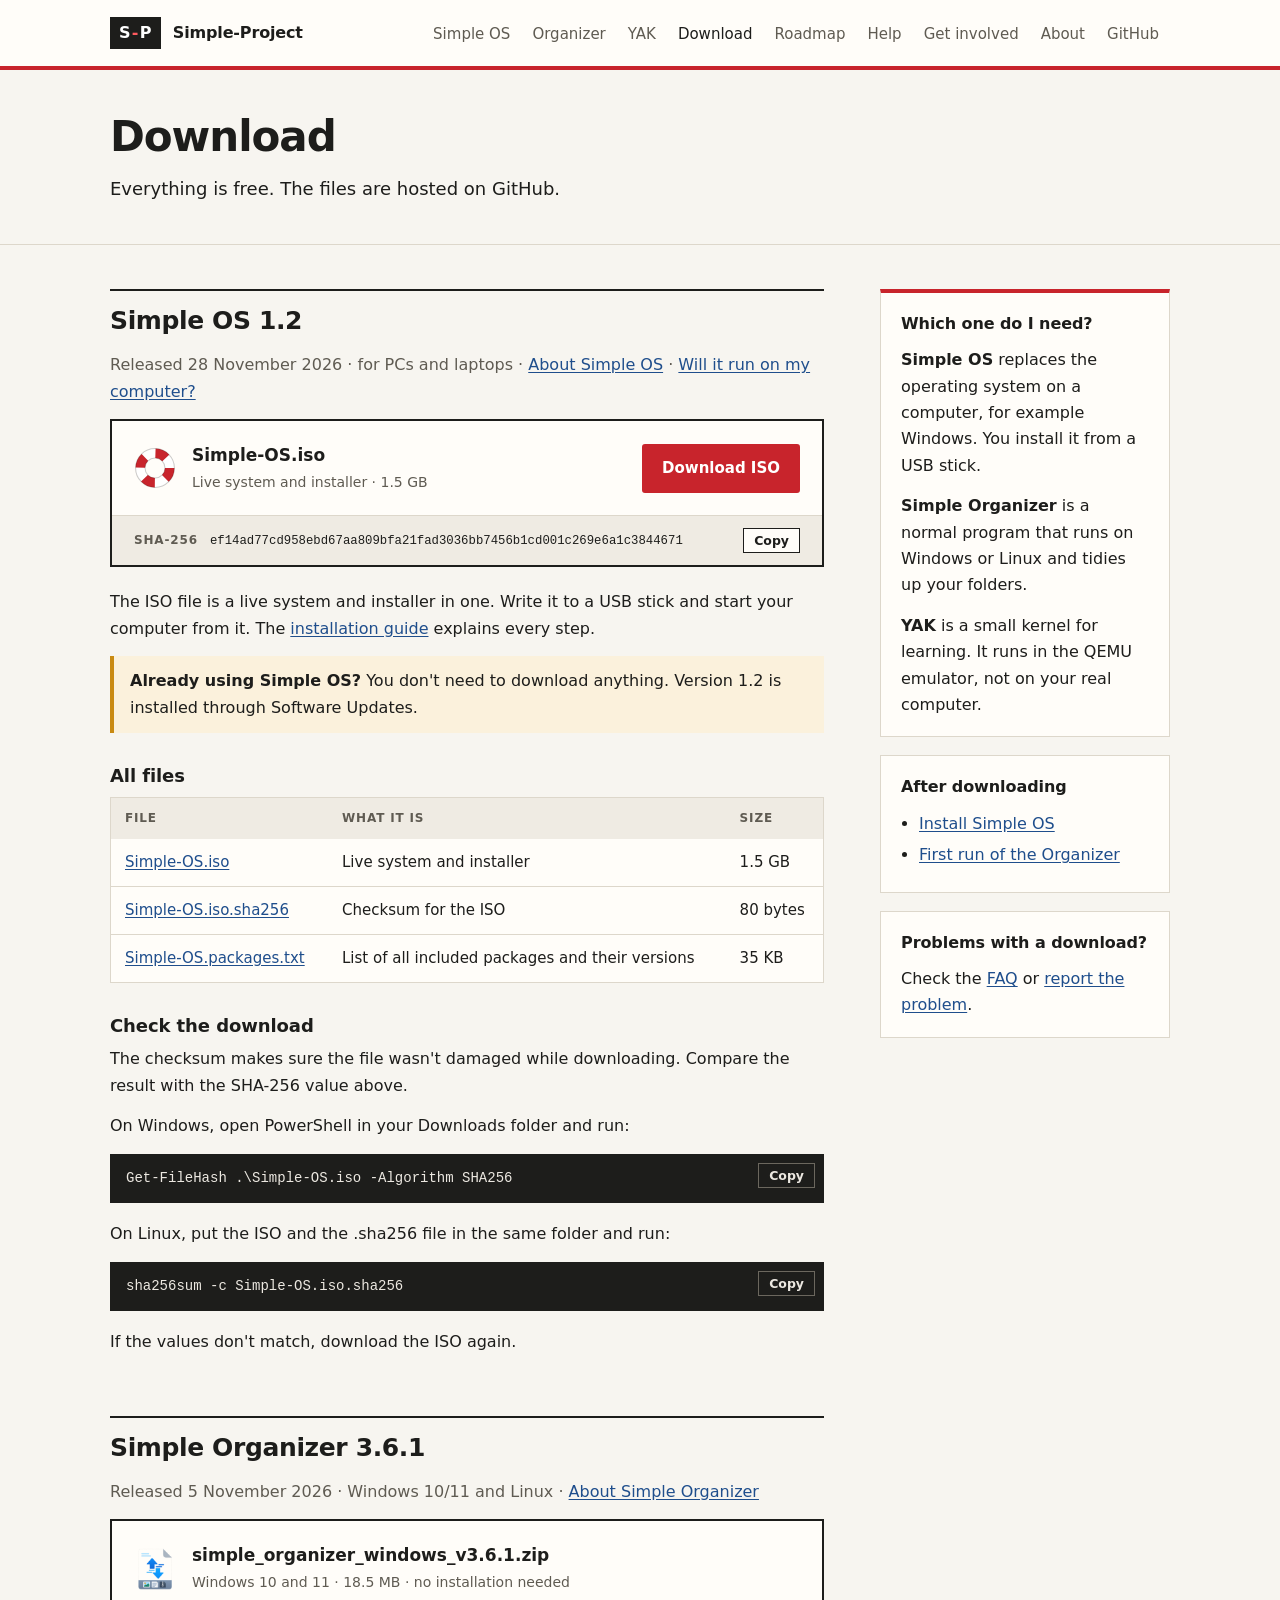
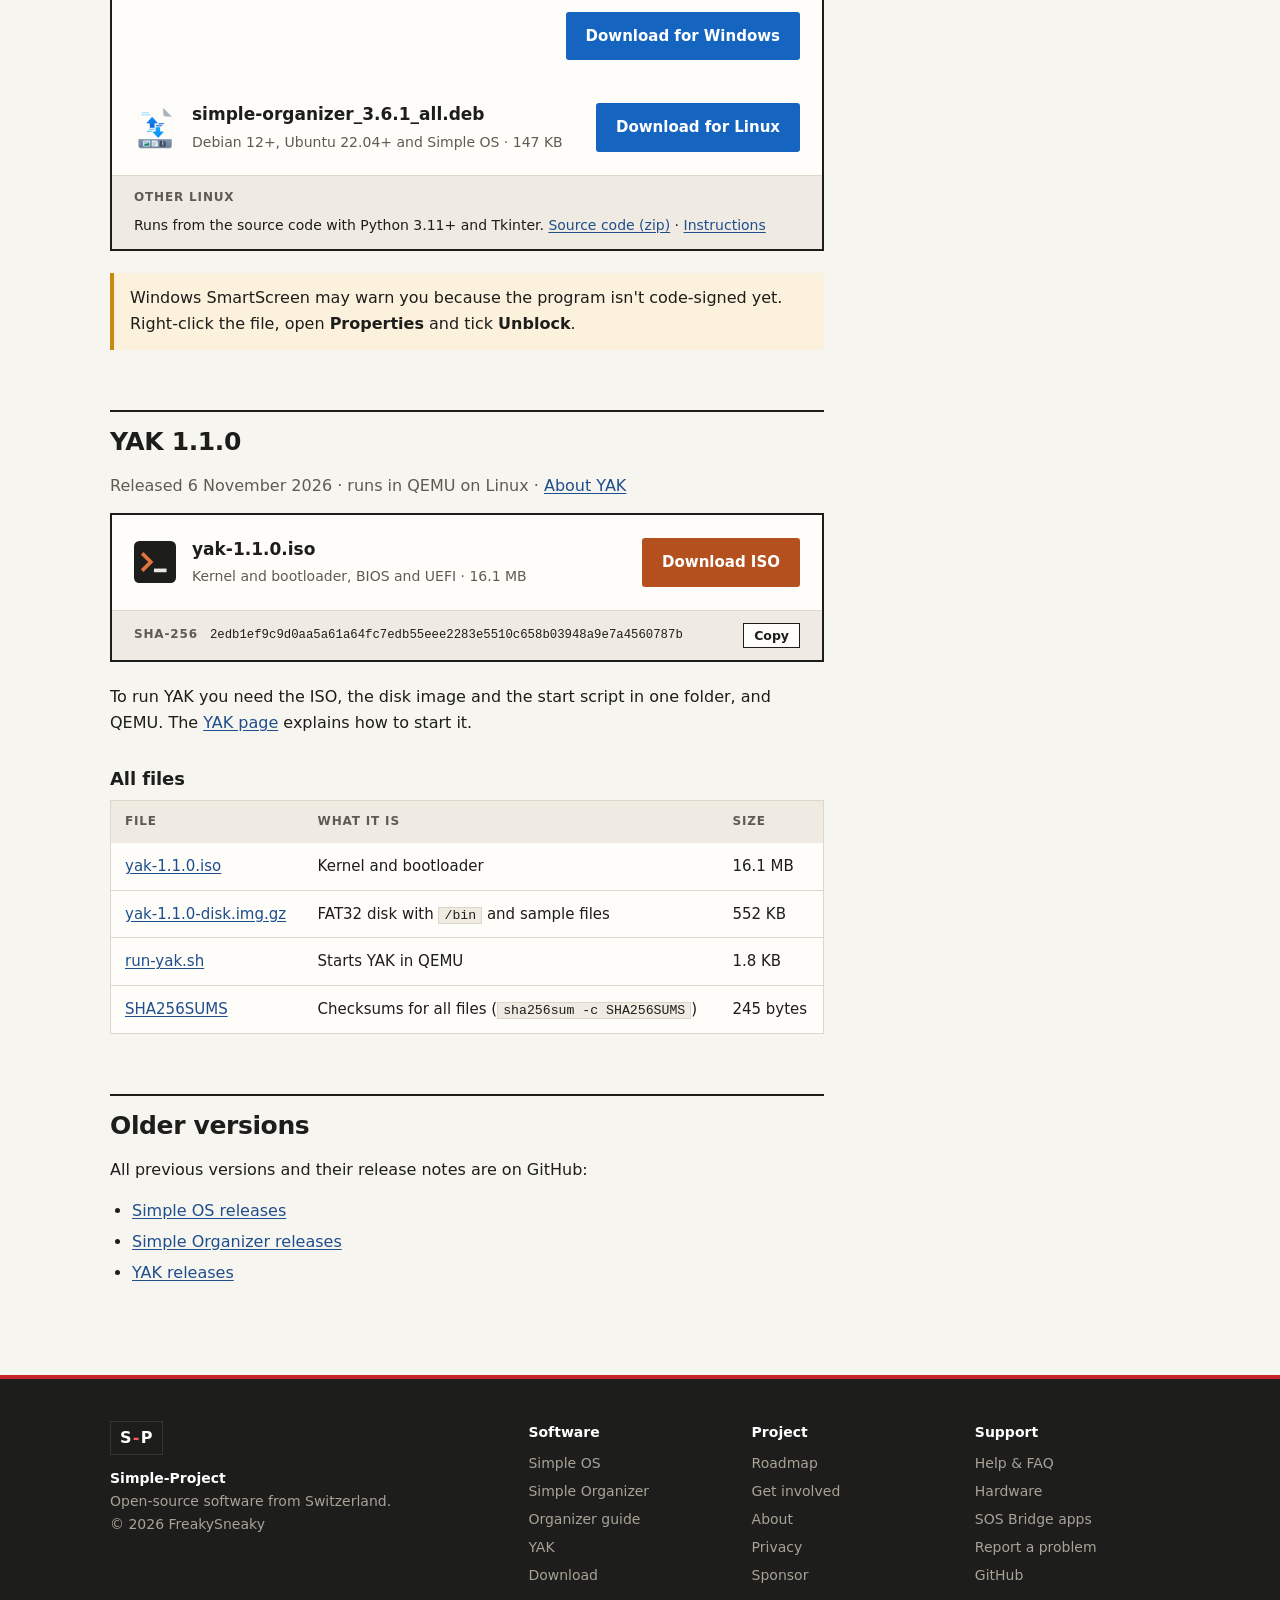
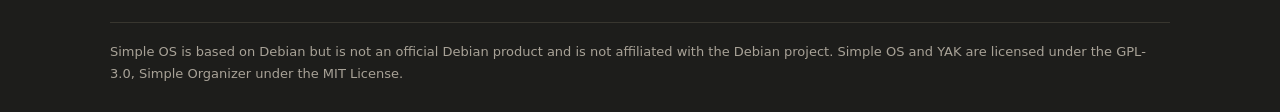
<file: download.html>
<!doctype html>
<html lang="en">
<head>
<meta charset="utf-8">
<meta name="viewport" content="width=device-width, initial-scale=1">
<title>Download – Simple-Project</title>
<meta name="description" content="Download Simple OS 1.1, Simple Organizer 3.6.1 and YAK 1.1.0.">
<link rel="stylesheet" href="style.css">
<link rel="icon" href="favicon.svg" type="image/svg+xml">
<meta name="theme-color" content="#fffdf9">
<meta property="og:type" content="website">
<meta property="og:url" content="https://freakysneaky787.github.io/download.html">
<link rel="canonical" href="https://freakysneaky787.github.io/download.html">
<meta property="og:title" content="Download – Simple-Project">
<meta property="og:description" content="Download Simple OS 1.1, Simple Organizer 3.6.1 and YAK 1.1.0.">
<meta property="og:image" content="https://raw.githubusercontent.com/FreakySneaky787/Simple-OS/main/docs/sos-banner.png">
<script src="script.js" defer></script>
</head>
<body>

<a class="skip" href="#main">Skip to content</a>
<header class="site-head"><div class="wrap">
  <a class="logo" href="index.html"><span class="mark" aria-hidden="true"><span class="s">S</span><span class="d">-</span><span class="p">P</span></span><span>Simple-Project</span></a>
  <nav class="site-nav" aria-label="Main">
    <a href="simple-os.html">Simple OS</a>
    <a href="organizer.html">Organizer</a>
    <a href="yak.html">YAK</a>
    <a href="download.html" aria-current="page">Download</a>
    <a href="roadmap.html">Roadmap</a>
    <a href="help.html">Help</a>
    <a href="contribute.html">Get involved</a>
    <a href="about.html">About</a>
    <a href="https://github.com/FreakySneaky787">GitHub</a>
  </nav>
</div></header>

<div class="page-head"><div class="wrap">
  <h1>Download</h1>
  <p class="lead">Everything is free. The files are hosted on GitHub.</p>
</div></div>

<div class="wrap home">
<main id="main">
  <h2 id="simple-os">Simple OS 1.2</h2>
  <p class="sub">Released 28 November 2026 · for PCs and laptops · <a href="simple-os.html">About Simple OS</a> · <a href="hardware.html">Will it run on my computer?</a></p>

  <div class="dl-card">
    <div class="dl-main">
      <svg width="42" height="42" viewBox="0 0 40 40" aria-hidden="true"><circle cx="20" cy="20" r="14" fill="none" stroke="#fff" stroke-width="9"/><circle cx="20" cy="20" r="14" fill="none" stroke="#c8242c" stroke-width="9" stroke-dasharray="11 11"/><circle cx="20" cy="20" r="18.5" fill="none" stroke="#000" stroke-opacity=".2"/><circle cx="20" cy="20" r="9.5" fill="none" stroke="#000" stroke-opacity=".2"/></svg>
      <div class="file"><strong>Simple-OS.iso</strong><span>Live system and installer · 1.5 GB</span></div>
      <a class="btn" href="https://github.com/FreakySneaky787/Simple-OS/releases/download/v1.2/Simple-OS.iso">Download ISO</a>
    </div>
    <div class="dl-hash">
      <span class="k">SHA-256</span>
      <code>ef14ad77cd958ebd67aa809bfa21fad3036bb7456b1cd001c269e6a1c3844671</code>
      <button type="button" class="copy" data-copy="ef14ad77cd958ebd67aa809bfa21fad3036bb7456b1cd001c269e6a1c3844671">Copy</button>
    </div>
  </div>

  <p>The ISO file is a live system and installer in one. Write it to a USB stick and start your computer from it. The <a href="simple-os.html#install">installation guide</a> explains every step.</p>

  <div class="note"><p><strong>Already using Simple OS?</strong> You don't need to download anything. Version 1.2 is installed through Software Updates.</p></div>

  <h3>All files</h3>
  <div class="scroll"><table>
    <thead><tr><th>File</th><th>What it is</th><th>Size</th></tr></thead>
    <tbody>
      <tr><td><a href="https://github.com/FreakySneaky787/Simple-OS/releases/download/v1.2/Simple-OS.iso">Simple-OS.iso</a></td><td>Live system and installer</td><td class="num">1.5 GB</td></tr>
      <tr><td><a href="https://github.com/FreakySneaky787/Simple-OS/releases/download/v1.2/Simple-OS.iso.sha256">Simple-OS.iso.sha256</a></td><td>Checksum for the ISO</td><td class="num">80 bytes</td></tr>
      <tr><td><a href="https://github.com/FreakySneaky787/Simple-OS/releases/download/v1.2/Simple-OS.packages.txt">Simple-OS.packages.txt</a></td><td>List of all included packages and their versions</td><td class="num">35 KB</td></tr>
    </tbody>
  </table></div>

  <h3 id="verify">Check the download</h3>
  <p>The checksum makes sure the file wasn't damaged while downloading. Compare the result with the SHA-256 value above.</p>
  <p>On Windows, open PowerShell in your Downloads folder and run:</p>
  <pre>Get-FileHash .\Simple-OS.iso -Algorithm SHA256</pre>
  <p>On Linux, put the ISO and the .sha256 file in the same folder and run:</p>
  <pre>sha256sum -c Simple-OS.iso.sha256</pre>
  <p>If the values don't match, download the ISO again.</p>

  <h2 id="organizer">Simple Organizer 3.6.1</h2>
  <p class="sub">Released 5 November 2026 · Windows 10/11 and Linux · <a href="organizer.html">About Simple Organizer</a></p>

  <div class="dl-card">
    <div class="dl-main">
      <img src="organizer-icon.png" width="42" height="42" alt="">
      <div class="file"><strong>simple_organizer_windows_v3.6.1.zip</strong><span>Windows 10 and 11 · 18.5 MB · no installation needed</span></div>
      <a class="btn org" href="https://github.com/FreakySneaky787/Simple-Organizer/releases/download/v3.6.1/simple_organizer_windows_v3.6.1.zip">Download for Windows</a>
    </div>
    <div class="dl-main">
      <img src="organizer-icon.png" width="42" height="42" alt="">
      <div class="file"><strong>simple-organizer_3.6.1_all.deb</strong><span>Debian 12+, Ubuntu 22.04+ and Simple OS · 147 KB</span></div>
      <a class="btn org" href="https://github.com/FreakySneaky787/Simple-Organizer/releases/download/v3.6.1/simple-organizer_3.6.1_all.deb">Download for Linux</a>
    </div>
    <div class="dl-hash">
      <span class="k">Other Linux</span>
      <span>Runs from the source code with Python 3.11+ and Tkinter. <a href="https://github.com/FreakySneaky787/Simple-Organizer/archive/refs/tags/v3.6.1.zip">Source code (zip)</a> · <a href="organizer.html#install">Instructions</a></span>
    </div>
  </div>

  <div class="note"><p>Windows SmartScreen may warn you because the program isn't code-signed yet. Right-click the file, open <strong>Properties</strong> and tick <strong>Unblock</strong>.</p></div>

  <h2 id="yak">YAK 1.1.0</h2>
  <p class="sub">Released 6 November 2026 · runs in QEMU on Linux · <a href="yak.html">About YAK</a></p>

  <div class="dl-card">
    <div class="dl-main">
      <svg width="42" height="42" viewBox="0 0 40 40" aria-hidden="true"><rect width="40" height="40" rx="5" fill="#1d1d1b"/><path d="M9 13l7 7-7 7" fill="none" stroke="#e0743c" stroke-width="3.5" stroke-linecap="square"/><path d="M19 28h12" stroke="#ece8e1" stroke-width="3.5"/></svg>
      <div class="file"><strong>yak-1.1.0.iso</strong><span>Kernel and bootloader, BIOS and UEFI · 16.1 MB</span></div>
      <a class="btn yak" href="https://github.com/FreakySneaky787/yak-kernel/releases/download/v1.1.0/yak-1.1.0.iso">Download ISO</a>
    </div>
    <div class="dl-hash">
      <span class="k">SHA-256</span>
      <code>2edb1ef9c9d0aa5a61a64fc7edb55eee2283e5510c658b03948a9e7a4560787b</code>
      <button type="button" class="copy" data-copy="2edb1ef9c9d0aa5a61a64fc7edb55eee2283e5510c658b03948a9e7a4560787b">Copy</button>
    </div>
  </div>

  <p>To run YAK you need the ISO, the disk image and the start script in one folder, and QEMU. The <a href="yak.html#try">YAK page</a> explains how to start it.</p>

  <h3>All files</h3>
  <div class="scroll"><table>
    <thead><tr><th>File</th><th>What it is</th><th>Size</th></tr></thead>
    <tbody>
      <tr><td><a href="https://github.com/FreakySneaky787/yak-kernel/releases/download/v1.1.0/yak-1.1.0.iso">yak-1.1.0.iso</a></td><td>Kernel and bootloader</td><td class="num">16.1 MB</td></tr>
      <tr><td><a href="https://github.com/FreakySneaky787/yak-kernel/releases/download/v1.1.0/yak-1.1.0-disk.img.gz">yak-1.1.0-disk.img.gz</a></td><td>FAT32 disk with <code>/bin</code> and sample files</td><td class="num">552 KB</td></tr>
      <tr><td><a href="https://github.com/FreakySneaky787/yak-kernel/releases/download/v1.1.0/run-yak.sh">run-yak.sh</a></td><td>Starts YAK in QEMU</td><td class="num">1.8 KB</td></tr>
      <tr><td><a href="https://github.com/FreakySneaky787/yak-kernel/releases/download/v1.1.0/SHA256SUMS">SHA256SUMS</a></td><td>Checksums for all files (<code>sha256sum -c SHA256SUMS</code>)</td><td class="num">245 bytes</td></tr>
    </tbody>
  </table></div>

  <h2 id="older">Older versions</h2>
  <p>All previous versions and their release notes are on GitHub:</p>
  <ul>
    <li><a href="https://github.com/FreakySneaky787/Simple-OS/releases">Simple OS releases</a></li>
    <li><a href="https://github.com/FreakySneaky787/Simple-Organizer/releases">Simple Organizer releases</a></li>
    <li><a href="https://github.com/FreakySneaky787/yak-kernel/releases">YAK releases</a></li>
  </ul>
</main>

<aside class="side">
  <div class="box accent">
    <h3>Which one do I need?</h3>
    <p><strong>Simple OS</strong> replaces the operating system on a computer, for example Windows. You install it from a USB stick.</p>
    <p><strong>Simple Organizer</strong> is a normal program that runs on Windows or Linux and tidies up your folders.</p>
    <p><strong>YAK</strong> is a small kernel for learning. It runs in the QEMU emulator, not on your real computer.</p>
  </div>
  <div class="box">
    <h3>After downloading</h3>
    <ul style="margin:0;padding-left:18px">
      <li><a href="simple-os.html#install">Install Simple OS</a></li>
      <li><a href="organizer-guide.html#first-run">First run of the Organizer</a></li>
    </ul>
  </div>
  <div class="box">
    <h3>Problems with a download?</h3>
    <p>Check the <a href="help.html">FAQ</a> or <a href="help.html#report">report the problem</a>.</p>
  </div>
</aside>
</div>

<footer class="site-foot"><div class="wrap">
  <div class="cols">
    <div><span class="mark" aria-hidden="true"><span class="s">S</span><span class="d">-</span><span class="p">P</span></span><br><strong>Simple-Project</strong><br>Open-source software from Switzerland.<br>&copy; 2026 FreakySneaky</div>
    <div><strong>Software</strong><ul><li><a href="simple-os.html">Simple OS</a></li><li><a href="organizer.html">Simple Organizer</a></li><li><a href="organizer-guide.html">Organizer guide</a></li><li><a href="yak.html">YAK</a></li><li><a href="download.html">Download</a></li></ul></div>
    <div><strong>Project</strong><ul><li><a href="roadmap.html">Roadmap</a></li><li><a href="contribute.html">Get involved</a></li><li><a href="about.html">About</a></li><li><a href="about.html#privacy">Privacy</a></li><li><a href="https://github.com/sponsors/FreakySneaky787">Sponsor</a></li></ul></div>
    <div><strong>Support</strong><ul><li><a href="help.html">Help &amp; FAQ</a></li><li><a href="hardware.html">Hardware</a></li><li><a href="sos-bridge.html">SOS Bridge apps</a></li><li><a href="help.html#report">Report a problem</a></li><li><a href="https://github.com/FreakySneaky787">GitHub</a></li></ul></div>
  </div>
  <p class="legal">Simple OS is based on Debian but is not an official Debian product and is not affiliated with the Debian project. Simple OS and YAK are licensed under the GPL-3.0, Simple Organizer under the MIT License.</p>
</div></footer>

</body>
</html>
</file>
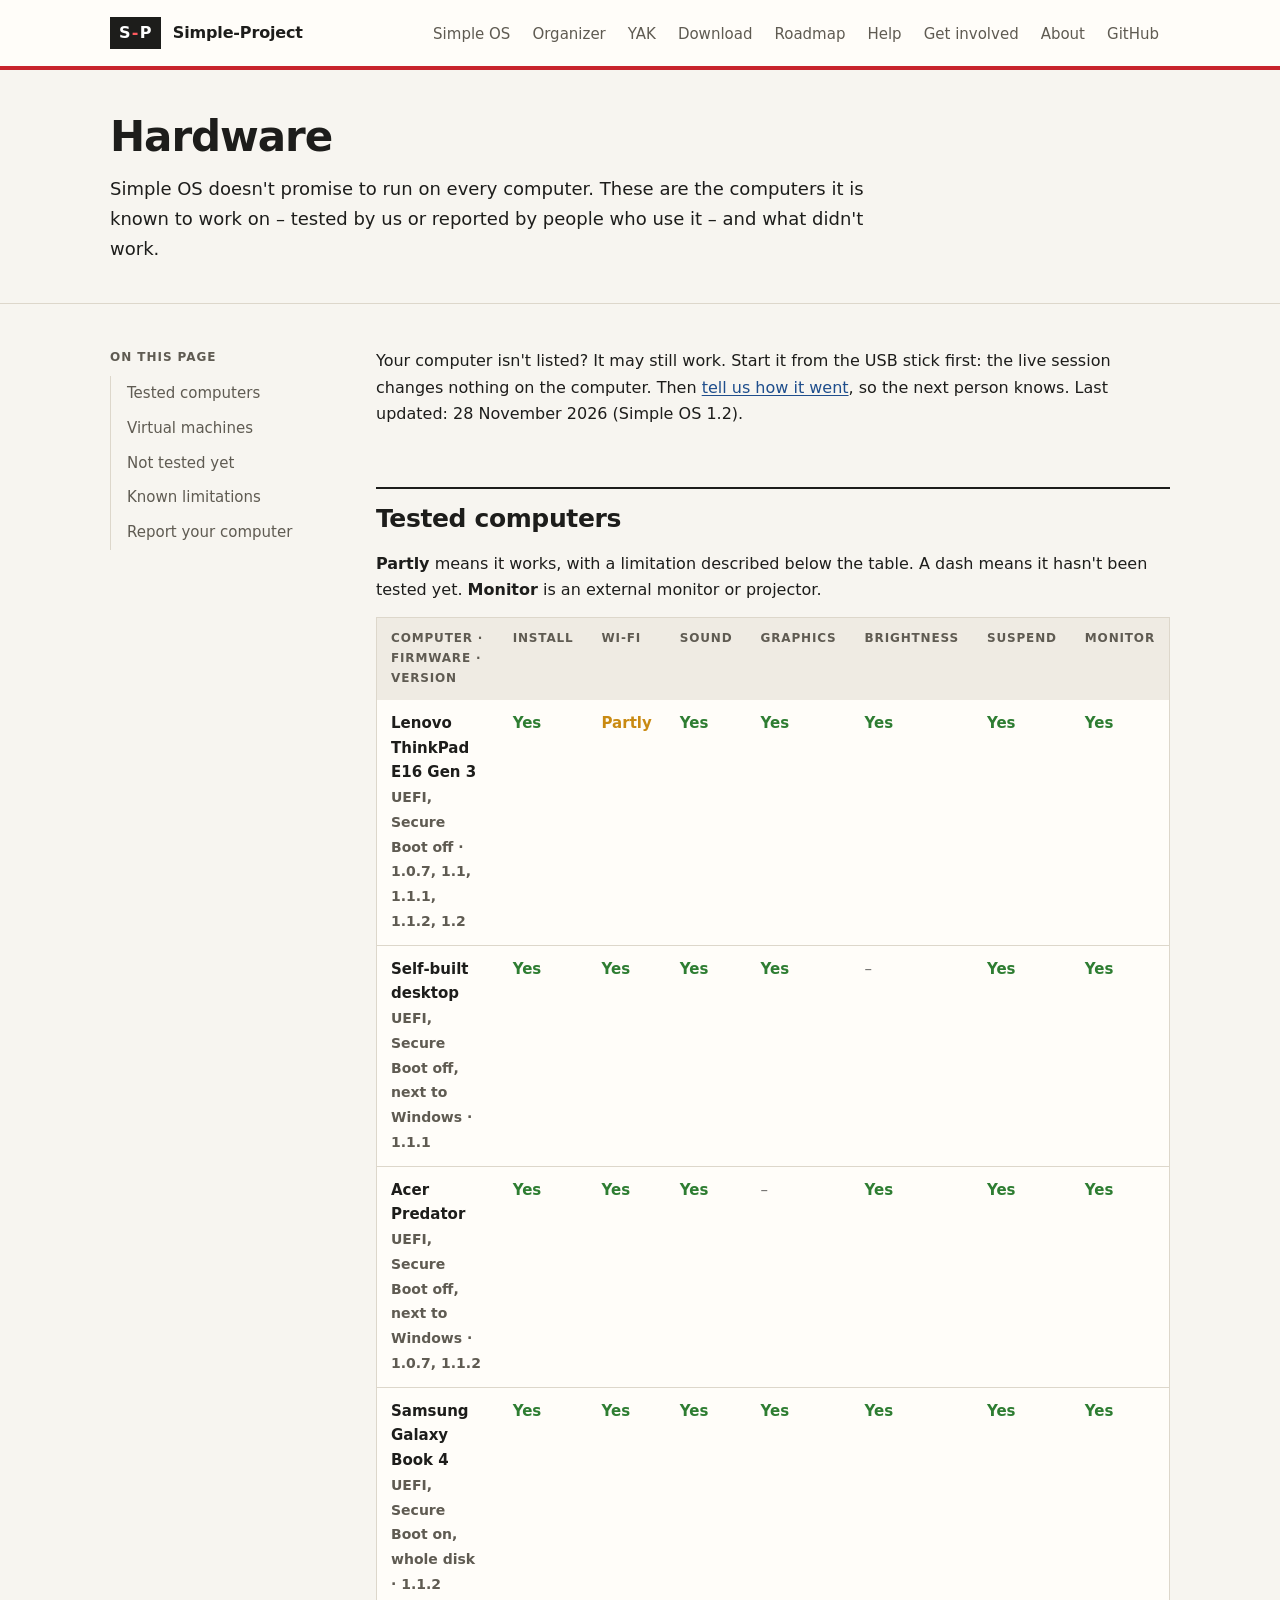
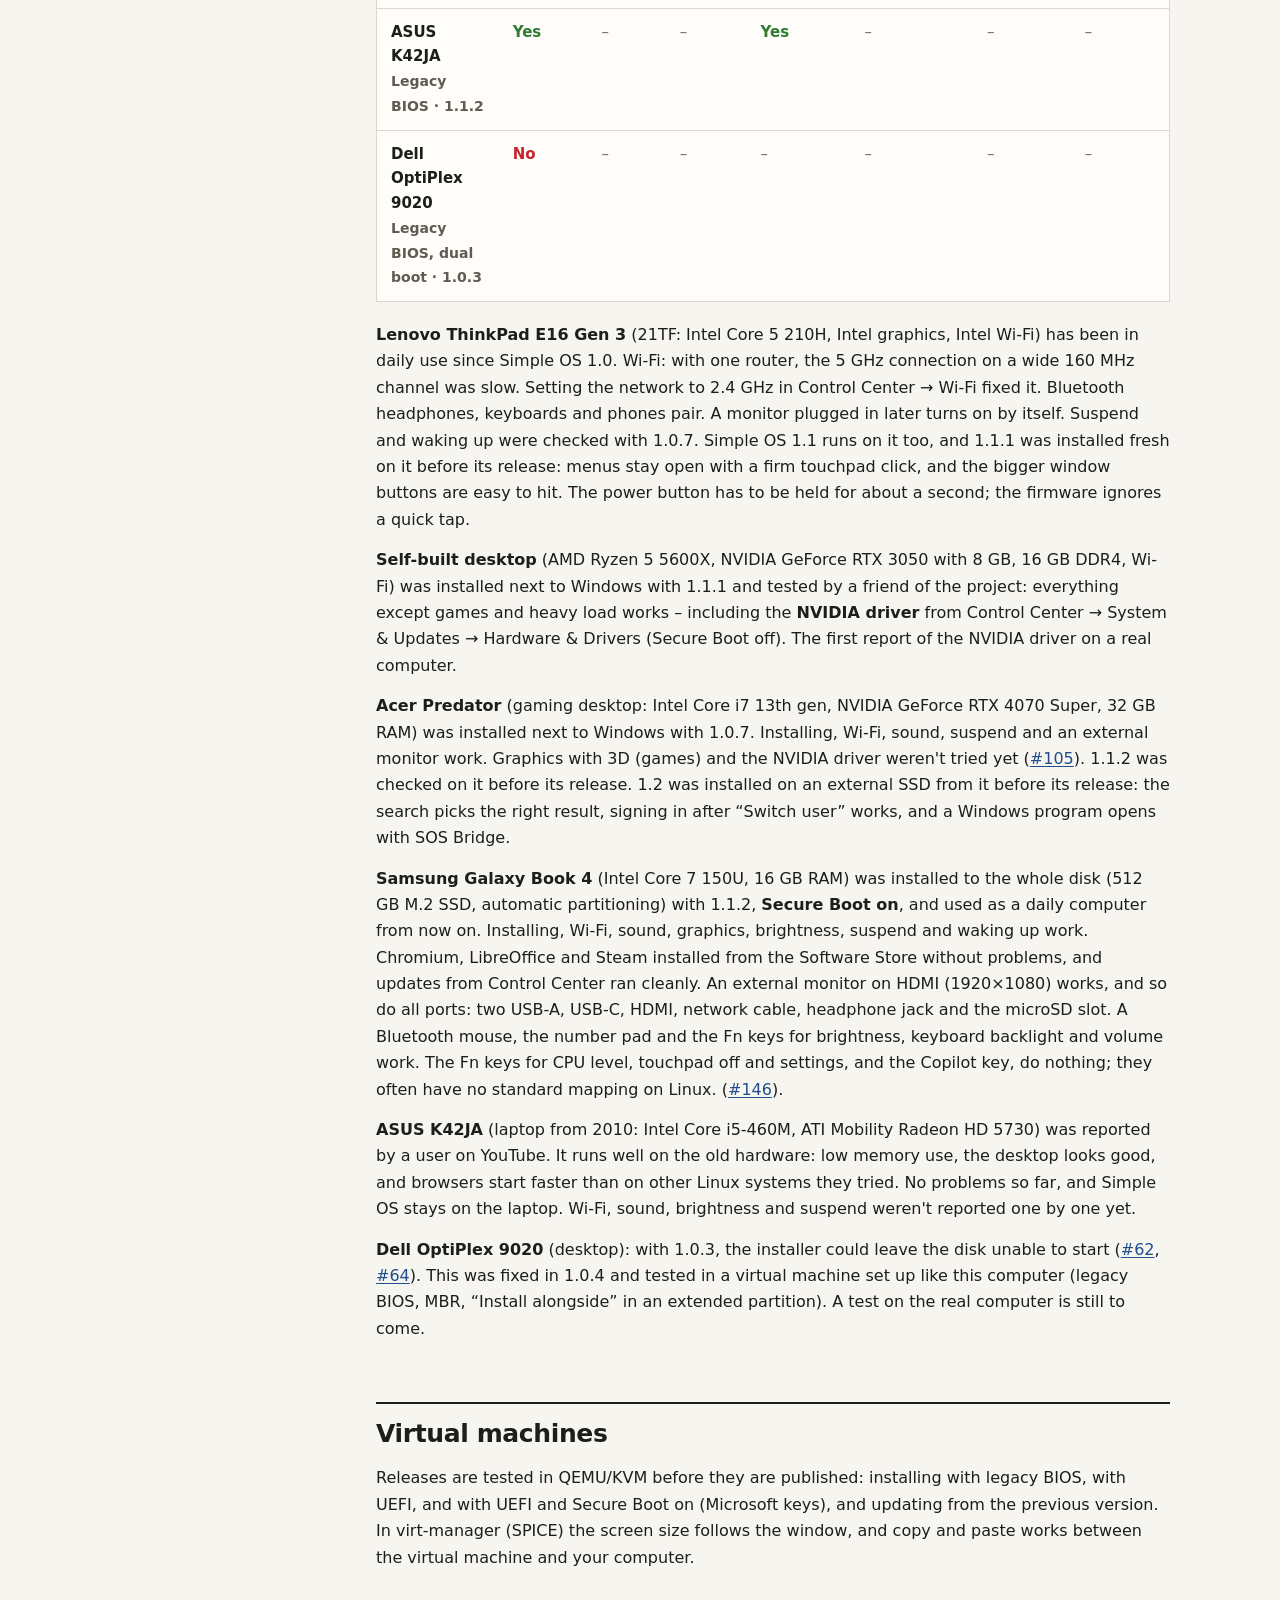
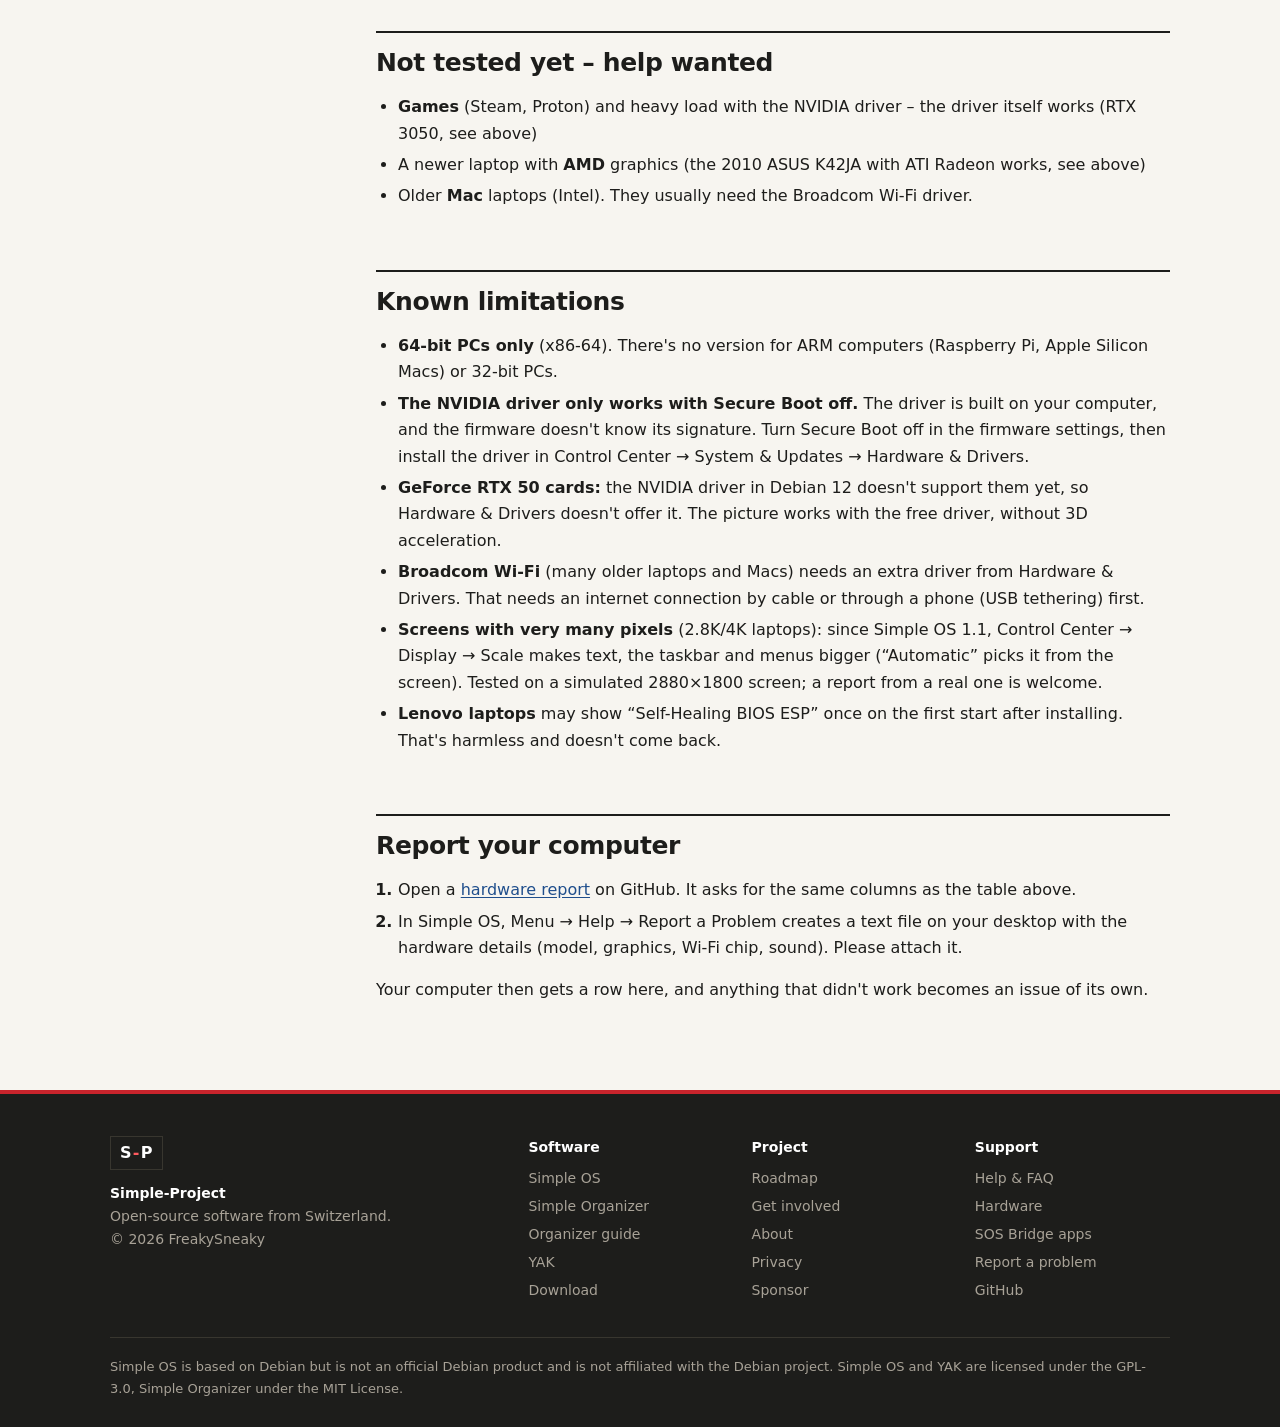
<file: hardware.html>
<!doctype html>
<html lang="en">
<head>
<meta charset="utf-8">
<meta name="viewport" content="width=device-width, initial-scale=1">
<title>Hardware – Simple-Project</title>
<meta name="description" content="Computers Simple OS is known to work on, what didn&#39;t work, known limitations, and how to report your computer.">
<link rel="stylesheet" href="style.css">
<link rel="icon" href="favicon.svg" type="image/svg+xml">
<meta name="theme-color" content="#fffdf9">
<meta property="og:type" content="website">
<meta property="og:url" content="https://freakysneaky787.github.io/hardware.html">
<link rel="canonical" href="https://freakysneaky787.github.io/hardware.html">
<meta property="og:title" content="Hardware – Simple-Project">
<meta property="og:description" content="Computers Simple OS is known to work on, what didn&#39;t work, known limitations, and how to report your computer.">
<meta property="og:image" content="https://raw.githubusercontent.com/FreakySneaky787/Simple-OS/main/docs/sos-banner.png">
<script src="script.js" defer></script>
</head>
<body>

<a class="skip" href="#main">Skip to content</a>
<header class="site-head"><div class="wrap">
  <a class="logo" href="index.html"><span class="mark" aria-hidden="true"><span class="s">S</span><span class="d">-</span><span class="p">P</span></span><span>Simple-Project</span></a>
  <nav class="site-nav" aria-label="Main">
    <a href="simple-os.html">Simple OS</a>
    <a href="organizer.html">Organizer</a>
    <a href="yak.html">YAK</a>
    <a href="download.html">Download</a>
    <a href="roadmap.html">Roadmap</a>
    <a href="help.html">Help</a>
    <a href="contribute.html">Get involved</a>
    <a href="about.html">About</a>
    <a href="https://github.com/FreakySneaky787">GitHub</a>
  </nav>
</div></header>

<div class="page-head"><div class="wrap">
  <h1>Hardware</h1>
  <p class="lead">Simple OS doesn't promise to run on every computer. These are the computers it is known to work on – tested by us or reported by people who use it – and what didn't work.</p>
</div></div>

<div class="wrap docs">
<aside>
  <nav class="toc" aria-label="On this page">
    <strong>On this page</strong>
    <ul>
      <li><a href="#tested">Tested computers</a></li>
      <li><a href="#vm">Virtual machines</a></li>
      <li><a href="#wanted">Not tested yet</a></li>
      <li><a href="#limits">Known limitations</a></li>
      <li><a href="#report">Report your computer</a></li>
    </ul>
  </nav>
</aside>

<main id="main" class="content">
  <p>Your computer isn't listed? It may still work. Start it from the USB stick first: the live session changes nothing on the computer. Then <a href="#report">tell us how it went</a>, so the next person knows. Last updated: 28 November 2026 (Simple OS 1.2).</p>

  <h2 id="tested">Tested computers</h2>
  <p><strong>Partly</strong> means it works, with a limitation described below the table. A dash means it hasn't been tested yet. <strong>Monitor</strong> is an external monitor or projector.</p>
  <div class="scroll"><table>
    <thead><tr><th>Computer · firmware · version</th><th>Install</th><th style="white-space:nowrap">Wi-Fi</th><th>Sound</th><th>Graphics</th><th>Brightness</th><th>Suspend</th><th>Monitor</th></tr></thead>
    <tbody>
      <tr><th style="white-space:normal">Lenovo ThinkPad E16 Gen 3<br><span class="sub small">UEFI, Secure Boot off · 1.0.7, 1.1, 1.1.1, 1.1.2, 1.2</span></th><td class="yes">Yes</td><td class="part">Partly</td><td class="yes">Yes</td><td class="yes">Yes</td><td class="yes">Yes</td><td class="yes">Yes</td><td class="yes">Yes</td></tr>
      <tr><th style="white-space:normal">Self-built desktop<br><span class="sub small">UEFI, Secure Boot off, next to Windows · 1.1.1</span></th><td class="yes">Yes</td><td class="yes">Yes</td><td class="yes">Yes</td><td class="yes">Yes</td><td class="na">–</td><td class="yes">Yes</td><td class="yes">Yes</td></tr>
      <tr><th style="white-space:normal">Acer Predator<br><span class="sub small">UEFI, Secure Boot off, next to Windows · 1.0.7, 1.1.2</span></th><td class="yes">Yes</td><td class="yes">Yes</td><td class="yes">Yes</td><td class="na">–</td><td class="yes">Yes</td><td class="yes">Yes</td><td class="yes">Yes</td></tr>
      <tr><th style="white-space:normal">Samsung Galaxy Book 4<br><span class="sub small">UEFI, Secure Boot on, whole disk · 1.1.2</span></th><td class="yes">Yes</td><td class="yes">Yes</td><td class="yes">Yes</td><td class="yes">Yes</td><td class="yes">Yes</td><td class="yes">Yes</td><td class="yes">Yes</td></tr>
      <tr><th style="white-space:normal">ASUS K42JA<br><span class="sub small">Legacy BIOS · 1.1.2</span></th><td class="yes">Yes</td><td class="na">–</td><td class="na">–</td><td class="yes">Yes</td><td class="na">–</td><td class="na">–</td><td class="na">–</td></tr>
      <tr><th style="white-space:normal">Dell OptiPlex 9020<br><span class="sub small">Legacy BIOS, dual boot · 1.0.3</span></th><td class="no">No</td><td class="na">–</td><td class="na">–</td><td class="na">–</td><td class="na">–</td><td class="na">–</td><td class="na">–</td></tr>
    </tbody>
  </table></div>
  <p><strong>Lenovo ThinkPad E16 Gen 3</strong> (21TF: Intel Core 5 210H, Intel graphics, Intel Wi-Fi) has been in daily use since Simple OS 1.0. Wi-Fi: with one router, the 5 GHz connection on a wide 160 MHz channel was slow. Setting the network to 2.4 GHz in Control Center → Wi-Fi fixed it. Bluetooth headphones, keyboards and phones pair. A monitor plugged in later turns on by itself. Suspend and waking up were checked with 1.0.7. Simple OS 1.1 runs on it too, and 1.1.1 was installed fresh on it before its release: menus stay open with a firm touchpad click, and the bigger window buttons are easy to hit. The power button has to be held for about a second; the firmware ignores a quick tap.</p>
  <p><strong>Self-built desktop</strong> (AMD Ryzen 5 5600X, NVIDIA GeForce RTX 3050 with 8 GB, 16 GB DDR4, Wi-Fi) was installed next to Windows with 1.1.1 and tested by a friend of the project: everything except games and heavy load works – including the <strong>NVIDIA driver</strong> from Control Center → System &amp; Updates → Hardware &amp; Drivers (Secure Boot off). The first report of the NVIDIA driver on a real computer.</p>
  <p><strong>Acer Predator</strong> (gaming desktop: Intel Core i7 13th gen, NVIDIA GeForce RTX 4070 Super, 32 GB RAM) was installed next to Windows with 1.0.7. Installing, Wi-Fi, sound, suspend and an external monitor work. Graphics with 3D (games) and the NVIDIA driver weren't tried yet (<a href="https://github.com/FreakySneaky787/Simple-OS/issues/105">#105</a>). 1.1.2 was checked on it before its release. 1.2 was installed on an external SSD from it before its release: the search picks the right result, signing in after “Switch user” works, and a Windows program opens with SOS Bridge.</p>

  <p><strong>Samsung Galaxy Book 4</strong> (Intel Core 7 150U, 16 GB RAM) was installed to the whole disk (512 GB M.2 SSD, automatic partitioning) with 1.1.2, <strong>Secure Boot on</strong>, and used as a daily computer from now on. Installing, Wi-Fi, sound, graphics, brightness, suspend and waking up work. Chromium, LibreOffice and Steam installed from the Software Store without problems, and updates from Control Center ran cleanly. An external monitor on HDMI (1920×1080) works, and so do all ports: two USB-A, USB-C, HDMI, network cable, headphone jack and the microSD slot. A Bluetooth mouse, the number pad and the Fn keys for brightness, keyboard backlight and volume work. The Fn keys for CPU level, touchpad off and settings, and the Copilot key, do nothing; they often have no standard mapping on Linux. (<a href="https://github.com/FreakySneaky787/Simple-OS/issues/146">#146</a>).</p>

  <p><strong>ASUS K42JA</strong> (laptop from 2010: Intel Core i5-460M, ATI Mobility Radeon HD 5730) was reported by a user on YouTube. It runs well on the old hardware: low memory use, the desktop looks good, and browsers start faster than on other Linux systems they tried. No problems so far, and Simple OS stays on the laptop. Wi-Fi, sound, brightness and suspend weren't reported one by one yet.</p>

  <p><strong>Dell OptiPlex 9020</strong> (desktop): with 1.0.3, the installer could leave the disk unable to start (<a href="https://github.com/FreakySneaky787/Simple-OS/issues/62">#62</a>, <a href="https://github.com/FreakySneaky787/Simple-OS/issues/64">#64</a>). This was fixed in 1.0.4 and tested in a virtual machine set up like this computer (legacy BIOS, MBR, “Install alongside” in an extended partition). A test on the real computer is still to come.</p>

  <h2 id="vm">Virtual machines</h2>
  <p>Releases are tested in QEMU/KVM before they are published: installing with legacy BIOS, with UEFI, and with UEFI and Secure Boot on (Microsoft keys), and updating from the previous version. In virt-manager (SPICE) the screen size follows the window, and copy and paste works between the virtual machine and your computer.</p>

  <h2 id="wanted">Not tested yet – help wanted</h2>
  <ul>
    <li><strong>Games</strong> (Steam, Proton) and heavy load with the NVIDIA driver – the driver itself works (RTX 3050, see above)</li>
    <li>A newer laptop with <strong>AMD</strong> graphics (the 2010 ASUS K42JA with ATI Radeon works, see above)</li>
    <li>Older <strong>Mac</strong> laptops (Intel). They usually need the Broadcom Wi-Fi driver.</li>
  </ul>

  <h2 id="limits">Known limitations</h2>
  <ul>
    <li><strong>64-bit PCs only</strong> (x86-64). There's no version for ARM computers (Raspberry Pi, Apple Silicon Macs) or 32-bit PCs.</li>
    <li><strong>The NVIDIA driver only works with Secure Boot off.</strong> The driver is built on your computer, and the firmware doesn't know its signature. Turn Secure Boot off in the firmware settings, then install the driver in Control Center → System &amp; Updates → Hardware &amp; Drivers.</li>
    <li><strong>GeForce RTX 50 cards:</strong> the NVIDIA driver in Debian 12 doesn't support them yet, so Hardware &amp; Drivers doesn't offer it. The picture works with the free driver, without 3D acceleration.</li>
    <li><strong>Broadcom Wi-Fi</strong> (many older laptops and Macs) needs an extra driver from Hardware &amp; Drivers. That needs an internet connection by cable or through a phone (USB tethering) first.</li>
    <li><strong>Screens with very many pixels</strong> (2.8K/4K laptops): since Simple OS 1.1, Control Center → Display → Scale makes text, the taskbar and menus bigger (“Automatic” picks it from the screen). Tested on a simulated 2880×1800 screen; a report from a real one is welcome.</li>
    <li><strong>Lenovo laptops</strong> may show “Self-Healing BIOS ESP” once on the first start after installing. That's harmless and doesn't come back.</li>
  </ul>

  <h2 id="report">Report your computer</h2>
  <ol>
    <li>Open a <a href="https://github.com/FreakySneaky787/Simple-OS/issues/new?template=hardware_report.yml">hardware report</a> on GitHub. It asks for the same columns as the table above.</li>
    <li>In Simple OS, Menu → Help → Report a Problem creates a text file on your desktop with the hardware details (model, graphics, Wi-Fi chip, sound). Please attach it.</li>
  </ol>
  <p>Your computer then gets a row here, and anything that didn't work becomes an issue of its own.</p>
</main>
</div>

<footer class="site-foot"><div class="wrap">
  <div class="cols">
    <div><span class="mark" aria-hidden="true"><span class="s">S</span><span class="d">-</span><span class="p">P</span></span><br><strong>Simple-Project</strong><br>Open-source software from Switzerland.<br>&copy; 2026 FreakySneaky</div>
    <div><strong>Software</strong><ul><li><a href="simple-os.html">Simple OS</a></li><li><a href="organizer.html">Simple Organizer</a></li><li><a href="organizer-guide.html">Organizer guide</a></li><li><a href="yak.html">YAK</a></li><li><a href="download.html">Download</a></li></ul></div>
    <div><strong>Project</strong><ul><li><a href="roadmap.html">Roadmap</a></li><li><a href="contribute.html">Get involved</a></li><li><a href="about.html">About</a></li><li><a href="about.html#privacy">Privacy</a></li><li><a href="https://github.com/sponsors/FreakySneaky787">Sponsor</a></li></ul></div>
    <div><strong>Support</strong><ul><li><a href="help.html">Help &amp; FAQ</a></li><li><a href="hardware.html">Hardware</a></li><li><a href="sos-bridge.html">SOS Bridge apps</a></li><li><a href="help.html#report">Report a problem</a></li><li><a href="https://github.com/FreakySneaky787">GitHub</a></li></ul></div>
  </div>
  <p class="legal">Simple OS is based on Debian but is not an official Debian product and is not affiliated with the Debian project. Simple OS and YAK are licensed under the GPL-3.0, Simple Organizer under the MIT License.</p>
</div></footer>

</body>
</html>
</file>
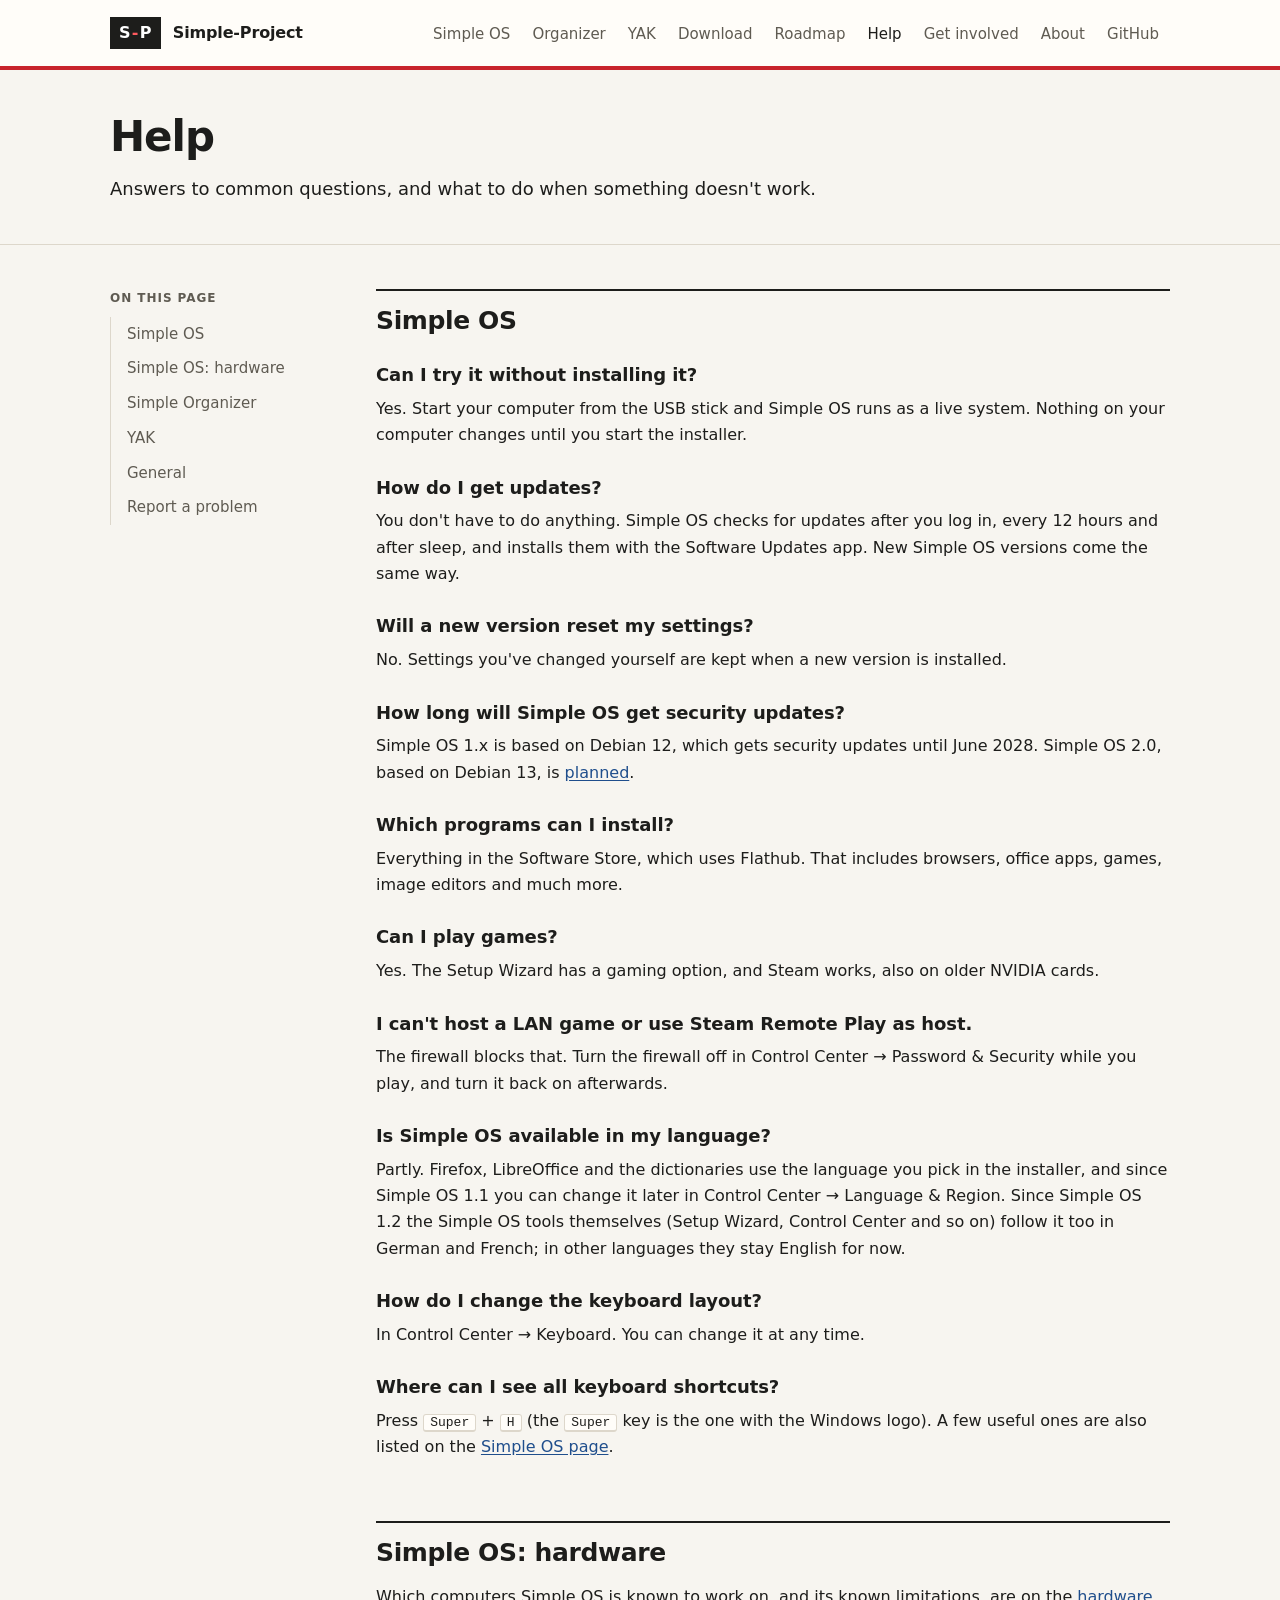
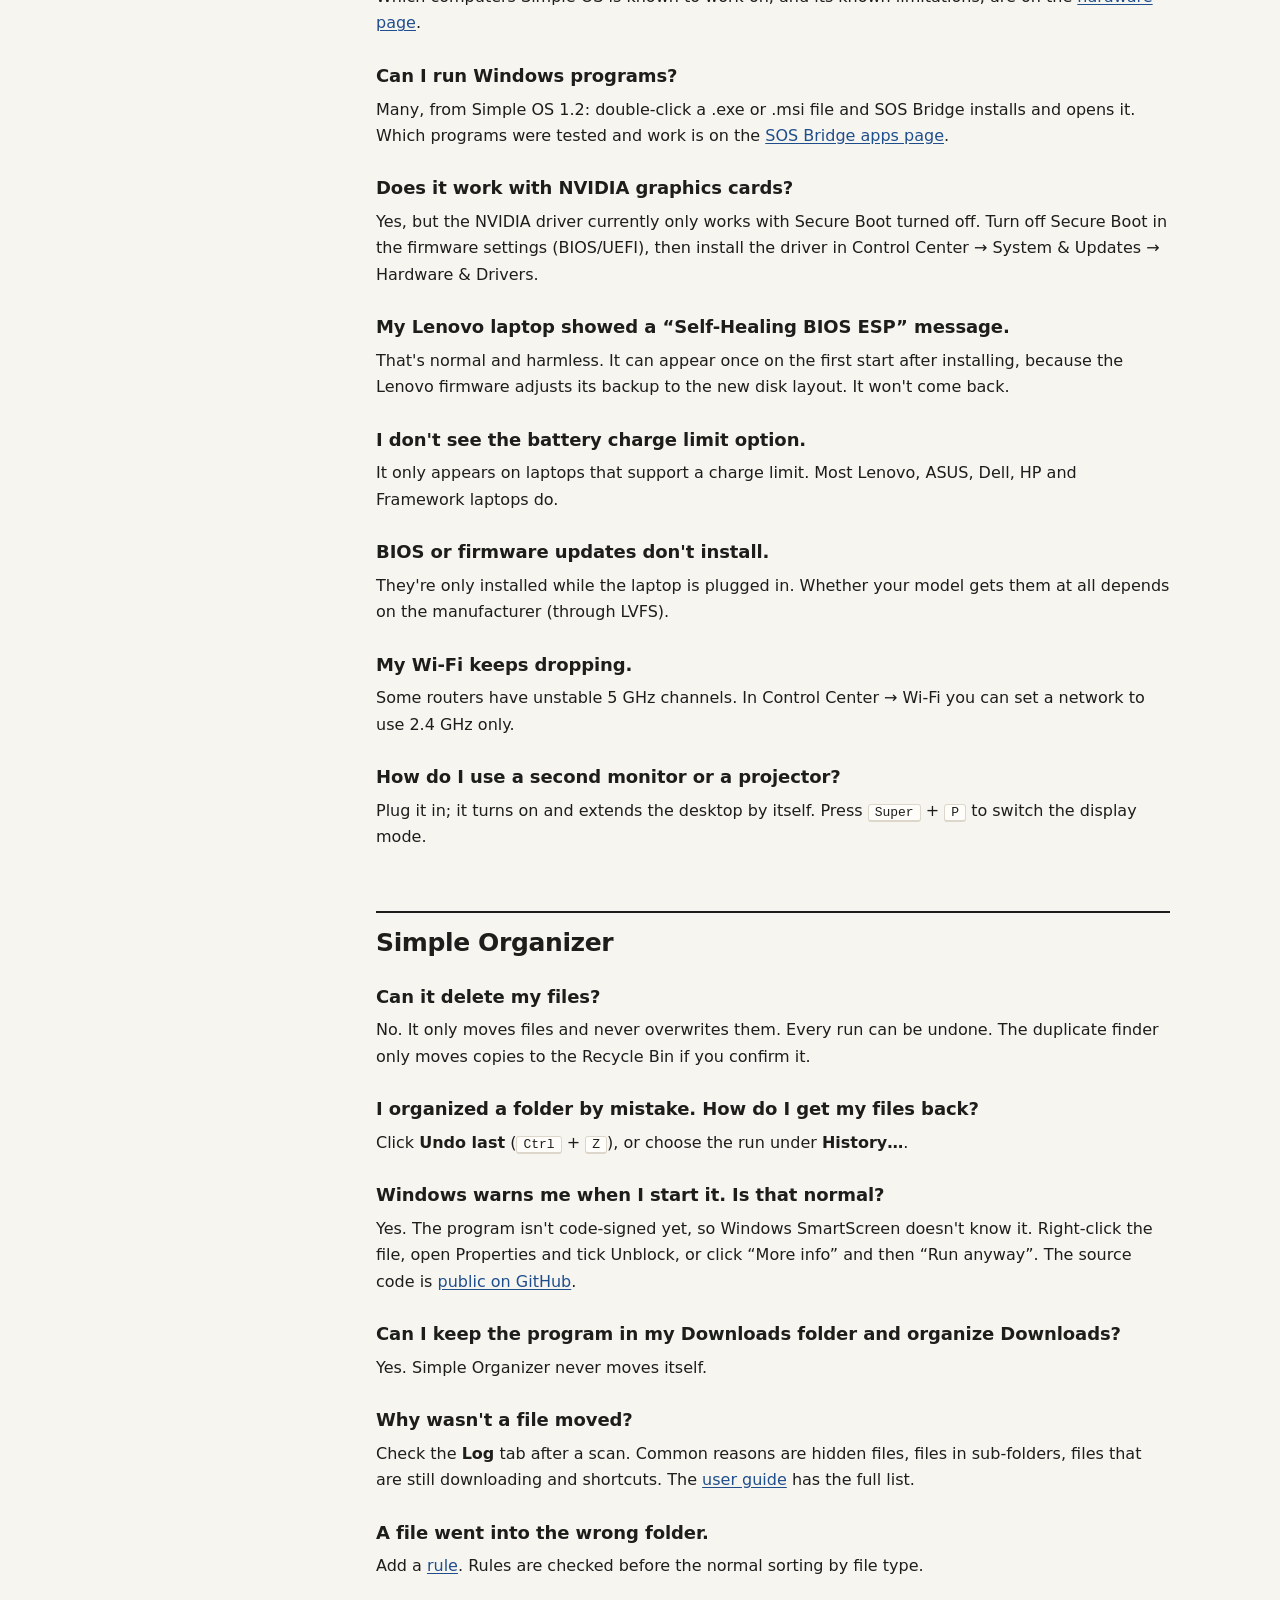
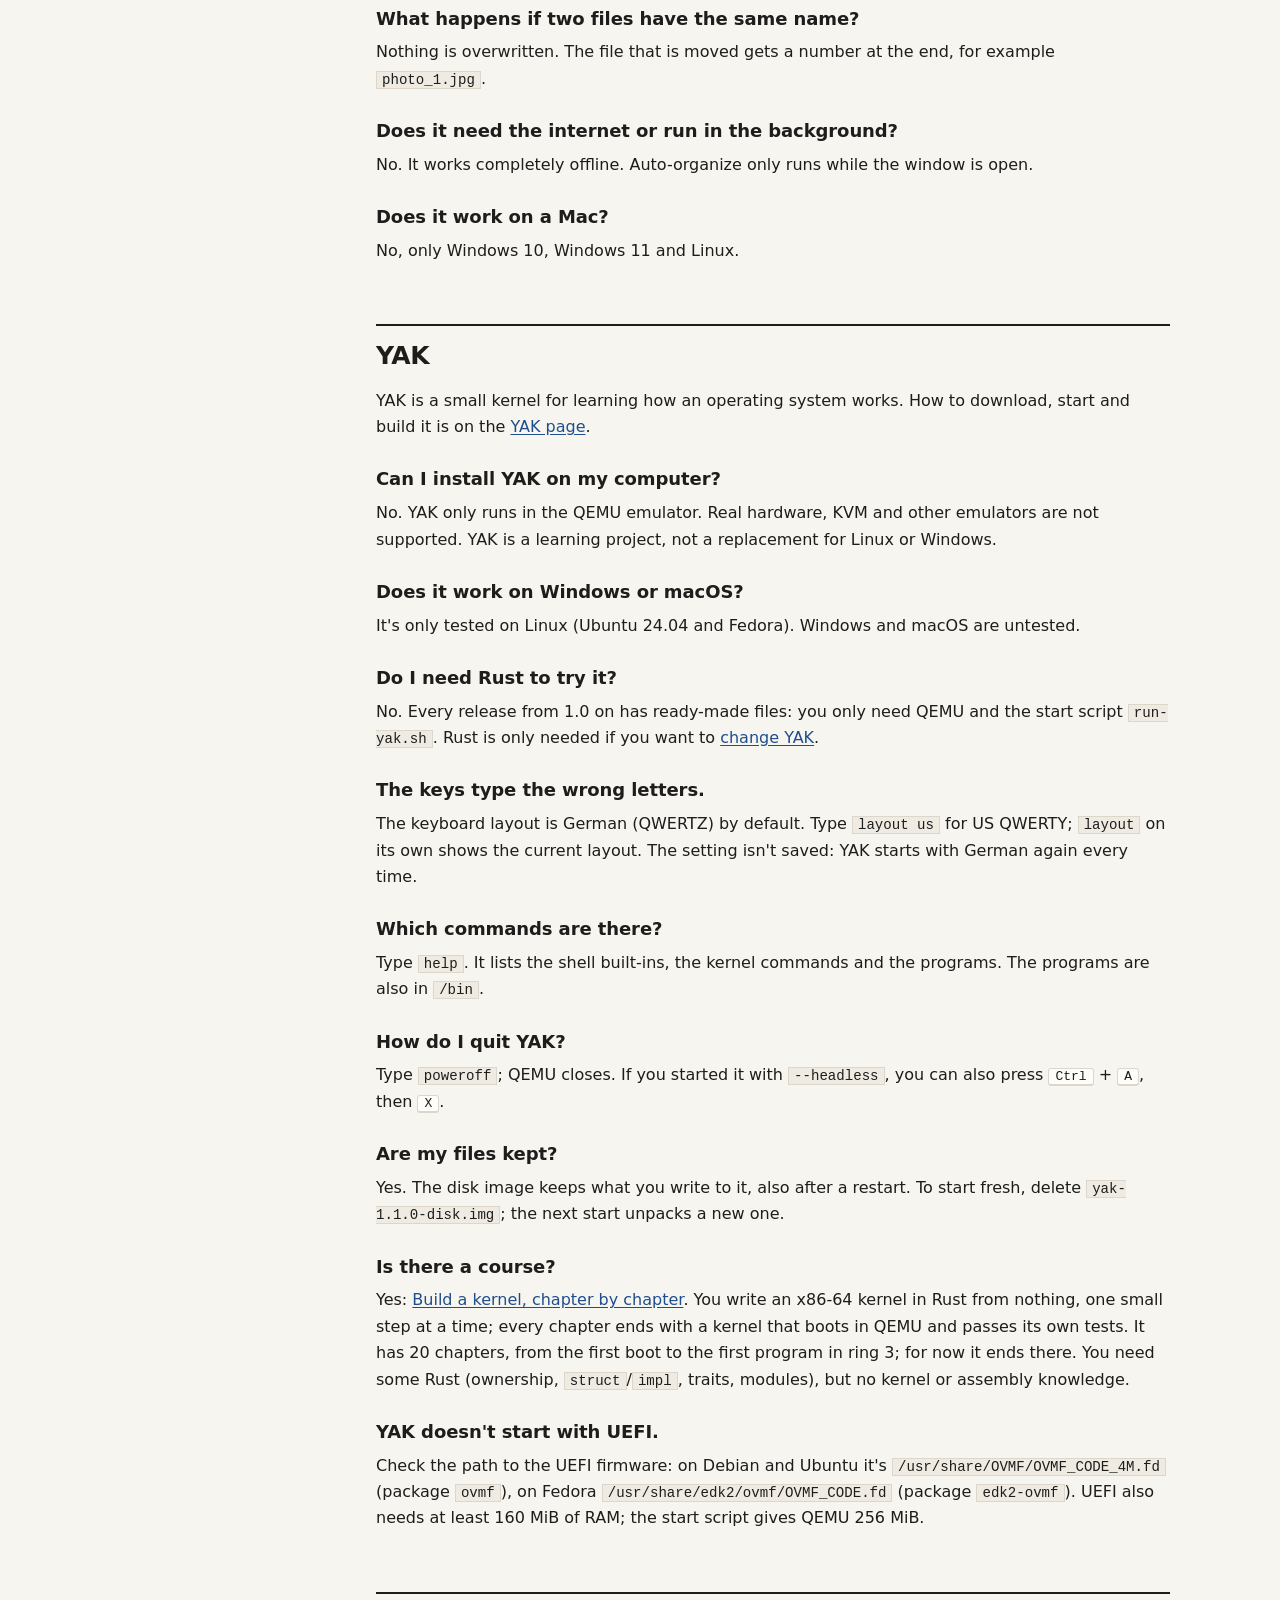
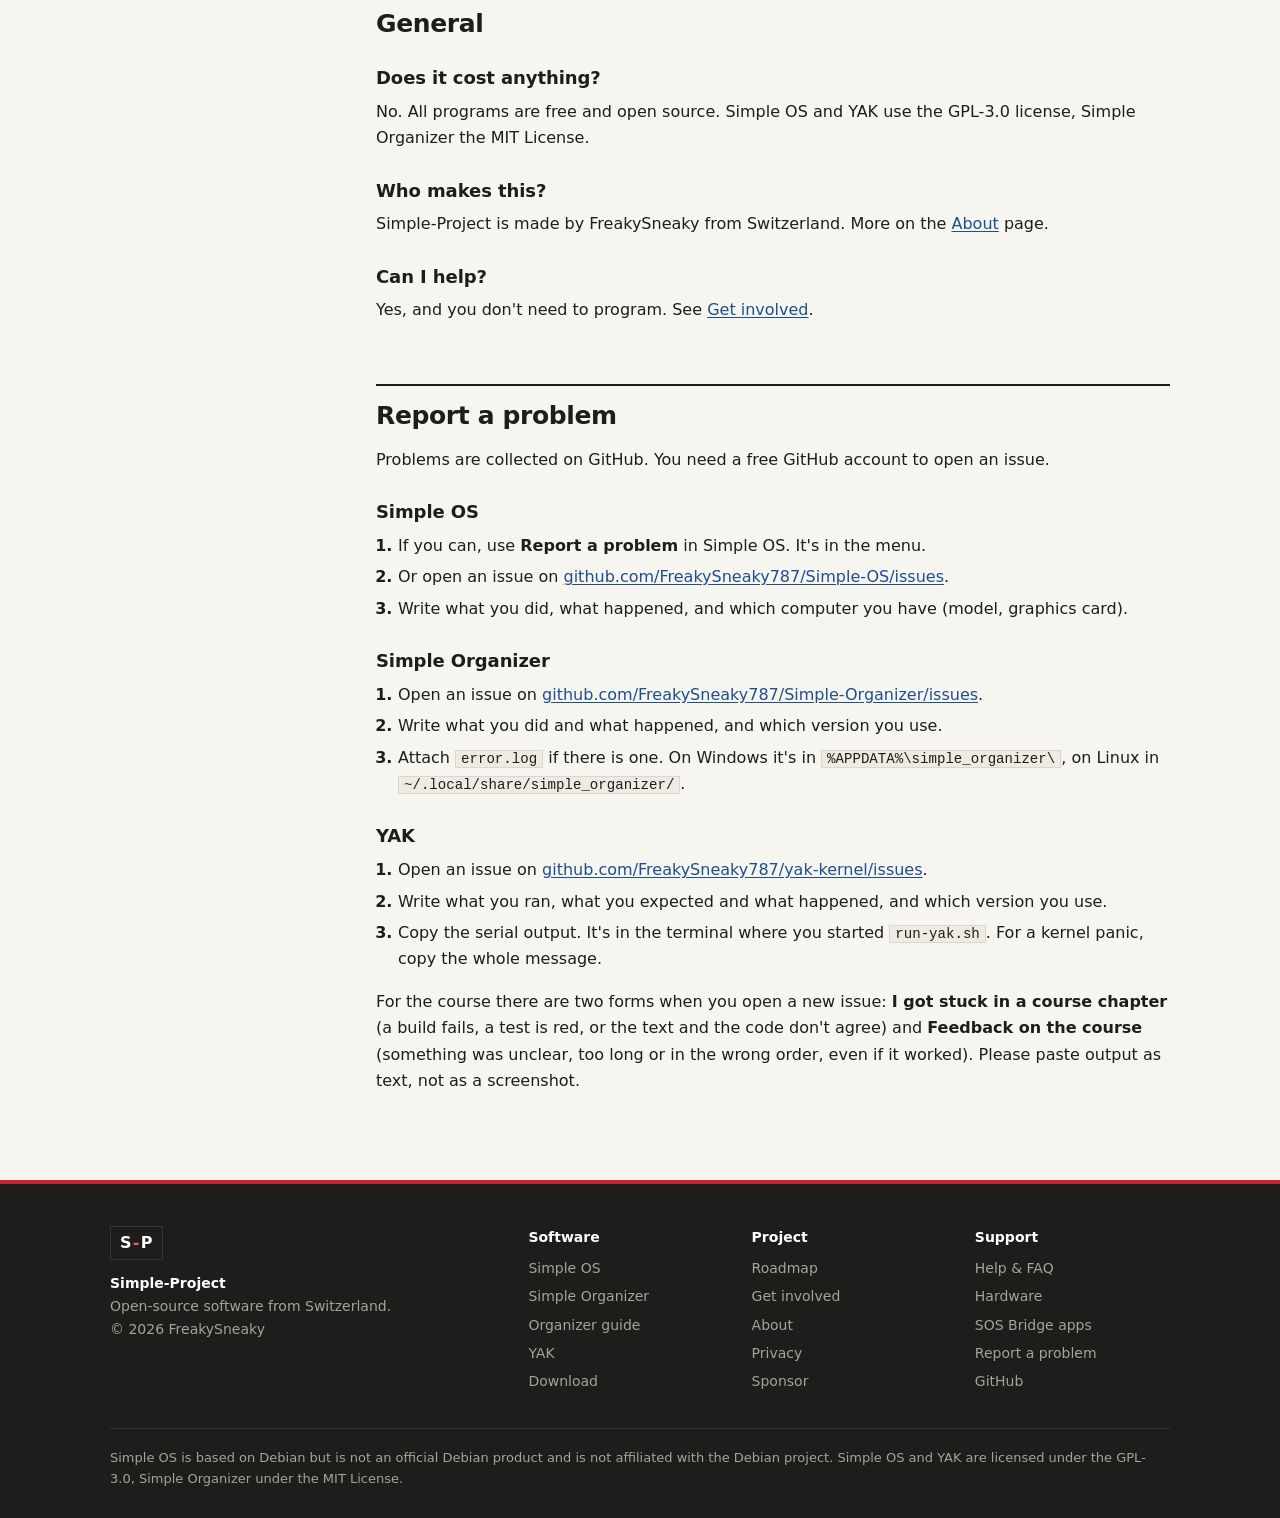
<file: help.html>
<!doctype html>
<html lang="en">
<head>
<meta charset="utf-8">
<meta name="viewport" content="width=device-width, initial-scale=1">
<title>Help – Simple-Project</title>
<meta name="description" content="Frequently asked questions about Simple OS, Simple Organizer and YAK, and how to report a problem.">
<link rel="stylesheet" href="style.css">
<link rel="icon" href="favicon.svg" type="image/svg+xml">
<meta name="theme-color" content="#fffdf9">
<meta property="og:type" content="website">
<meta property="og:url" content="https://freakysneaky787.github.io/help.html">
<link rel="canonical" href="https://freakysneaky787.github.io/help.html">
<meta property="og:title" content="Help – Simple-Project">
<meta property="og:description" content="Frequently asked questions about Simple OS, Simple Organizer and YAK, and how to report a problem.">
<meta property="og:image" content="https://raw.githubusercontent.com/FreakySneaky787/Simple-OS/main/docs/sos-banner.png">
<script src="script.js" defer></script>
</head>
<body>

<a class="skip" href="#main">Skip to content</a>
<header class="site-head"><div class="wrap">
  <a class="logo" href="index.html"><span class="mark" aria-hidden="true"><span class="s">S</span><span class="d">-</span><span class="p">P</span></span><span>Simple-Project</span></a>
  <nav class="site-nav" aria-label="Main">
    <a href="simple-os.html">Simple OS</a>
    <a href="organizer.html">Organizer</a>
    <a href="yak.html">YAK</a>
    <a href="download.html">Download</a>
    <a href="roadmap.html">Roadmap</a>
    <a href="help.html" aria-current="page">Help</a>
    <a href="contribute.html">Get involved</a>
    <a href="about.html">About</a>
    <a href="https://github.com/FreakySneaky787">GitHub</a>
  </nav>
</div></header>

<div class="page-head"><div class="wrap">
  <h1>Help</h1>
  <p class="lead">Answers to common questions, and what to do when something doesn't work.</p>
</div></div>

<div class="wrap docs">
<aside>
  <nav class="toc" aria-label="On this page">
    <strong>On this page</strong>
    <ul>
      <li><a href="#os">Simple OS</a></li>
      <li><a href="#os-hardware">Simple OS: hardware</a></li>
      <li><a href="#organizer">Simple Organizer</a></li>
      <li><a href="#yak">YAK</a></li>
      <li><a href="#general">General</a></li>
      <li><a href="#report">Report a problem</a></li>
    </ul>
  </nav>
</aside>

<main id="main" class="content faq">
  <h2 id="os">Simple OS</h2>

  <h3>Can I try it without installing it?</h3>
  <p>Yes. Start your computer from the USB stick and Simple OS runs as a live system. Nothing on your computer changes until you start the installer.</p>

  <h3>How do I get updates?</h3>
  <p>You don't have to do anything. Simple OS checks for updates after you log in, every 12 hours and after sleep, and installs them with the Software Updates app. New Simple OS versions come the same way.</p>

  <h3>Will a new version reset my settings?</h3>
  <p>No. Settings you've changed yourself are kept when a new version is installed.</p>

  <h3>How long will Simple OS get security updates?</h3>
  <p>Simple OS 1.x is based on Debian 12, which gets security updates until June 2028. Simple OS 2.0, based on Debian 13, is <a href="roadmap.html#v20">planned</a>.</p>

  <h3>Which programs can I install?</h3>
  <p>Everything in the Software Store, which uses Flathub. That includes browsers, office apps, games, image editors and much more.</p>

  <h3>Can I play games?</h3>
  <p>Yes. The Setup Wizard has a gaming option, and Steam works, also on older NVIDIA cards.</p>

  <h3>I can't host a LAN game or use Steam Remote Play as host.</h3>
  <p>The firewall blocks that. Turn the firewall off in Control Center → Password &amp; Security while you play, and turn it back on afterwards.</p>

  <h3>Is Simple OS available in my language?</h3>
  <p>Partly. Firefox, LibreOffice and the dictionaries use the language you pick in the installer, and since Simple OS 1.1 you can change it later in Control Center → Language &amp; Region. Since Simple OS 1.2 the Simple OS tools themselves (Setup Wizard, Control Center and so on) follow it too in German and French; in other languages they stay English for now.</p>

  <h3>How do I change the keyboard layout?</h3>
  <p>In Control Center → Keyboard. You can change it at any time.</p>

  <h3>Where can I see all keyboard shortcuts?</h3>
  <p>Press <kbd>Super</kbd> + <kbd>H</kbd> (the <kbd>Super</kbd> key is the one with the Windows logo). A few useful ones are also listed on the <a href="simple-os.html#shortcuts">Simple OS page</a>.</p>

  <h2 id="os-hardware">Simple OS: hardware</h2>
  <p>Which computers Simple OS is known to work on, and its known limitations, are on the <a href="hardware.html">hardware page</a>.</p>

  <h3>Can I run Windows programs?</h3>
  <p>Many, from Simple OS 1.2: double-click a .exe or .msi file and SOS Bridge installs and opens it. Which programs were tested and work is on the <a href="sos-bridge.html">SOS Bridge apps page</a>.</p>

  <h3>Does it work with NVIDIA graphics cards?</h3>
  <p>Yes, but the NVIDIA driver currently only works with Secure Boot turned off. Turn off Secure Boot in the firmware settings (BIOS/UEFI), then install the driver in Control Center → System &amp; Updates → Hardware &amp; Drivers.</p>

  <h3>My Lenovo laptop showed a “Self-Healing BIOS ESP” message.</h3>
  <p>That's normal and harmless. It can appear once on the first start after installing, because the Lenovo firmware adjusts its backup to the new disk layout. It won't come back.</p>

  <h3>I don't see the battery charge limit option.</h3>
  <p>It only appears on laptops that support a charge limit. Most Lenovo, ASUS, Dell, HP and Framework laptops do.</p>

  <h3>BIOS or firmware updates don't install.</h3>
  <p>They're only installed while the laptop is plugged in. Whether your model gets them at all depends on the manufacturer (through LVFS).</p>

  <h3>My Wi-Fi keeps dropping.</h3>
  <p>Some routers have unstable 5 GHz channels. In Control Center → Wi-Fi you can set a network to use 2.4 GHz only.</p>

  <h3>How do I use a second monitor or a projector?</h3>
  <p>Plug it in; it turns on and extends the desktop by itself. Press <kbd>Super</kbd> + <kbd>P</kbd> to switch the display mode.</p>

  <h2 id="organizer">Simple Organizer</h2>

  <h3>Can it delete my files?</h3>
  <p>No. It only moves files and never overwrites them. Every run can be undone. The duplicate finder only moves copies to the Recycle Bin if you confirm it.</p>

  <h3>I organized a folder by mistake. How do I get my files back?</h3>
  <p>Click <strong>Undo last</strong> (<kbd>Ctrl</kbd> + <kbd>Z</kbd>), or choose the run under <strong>History…</strong>.</p>

  <h3>Windows warns me when I start it. Is that normal?</h3>
  <p>Yes. The program isn't code-signed yet, so Windows SmartScreen doesn't know it. Right-click the file, open Properties and tick Unblock, or click “More info” and then “Run anyway”. The source code is <a href="https://github.com/FreakySneaky787/Simple-Organizer">public on GitHub</a>.</p>

  <h3>Can I keep the program in my Downloads folder and organize Downloads?</h3>
  <p>Yes. Simple Organizer never moves itself.</p>

  <h3>Why wasn't a file moved?</h3>
  <p>Check the <strong>Log</strong> tab after a scan. Common reasons are hidden files, files in sub-folders, files that are still downloading and shortcuts. The <a href="organizer-guide.html#not-moved">user guide</a> has the full list.</p>

  <h3>A file went into the wrong folder.</h3>
  <p>Add a <a href="organizer-guide.html#rules">rule</a>. Rules are checked before the normal sorting by file type.</p>

  <h3>What happens if two files have the same name?</h3>
  <p>Nothing is overwritten. The file that is moved gets a number at the end, for example <code>photo_1.jpg</code>.</p>

  <h3>Does it need the internet or run in the background?</h3>
  <p>No. It works completely offline. Auto-organize only runs while the window is open.</p>

  <h3>Does it work on a Mac?</h3>
  <p>No, only Windows 10, Windows 11 and Linux.</p>

  <h2 id="yak">YAK</h2>
  <p>YAK is a small kernel for learning how an operating system works. How to download, start and build it is on the <a href="yak.html">YAK page</a>.</p>

  <h3>Can I install YAK on my computer?</h3>
  <p>No. YAK only runs in the QEMU emulator. Real hardware, KVM and other emulators are not supported. YAK is a learning project, not a replacement for Linux or Windows.</p>

  <h3>Does it work on Windows or macOS?</h3>
  <p>It's only tested on Linux (Ubuntu 24.04 and Fedora). Windows and macOS are untested.</p>

  <h3>Do I need Rust to try it?</h3>
  <p>No. Every release from 1.0 on has ready-made files: you only need QEMU and the start script <code>run-yak.sh</code>. Rust is only needed if you want to <a href="yak.html#build">change YAK</a>.</p>

  <h3>The keys type the wrong letters.</h3>
  <p>The keyboard layout is German (QWERTZ) by default. Type <code>layout us</code> for US QWERTY; <code>layout</code> on its own shows the current layout. The setting isn't saved: YAK starts with German again every time.</p>

  <h3>Which commands are there?</h3>
  <p>Type <code>help</code>. It lists the shell built-ins, the kernel commands and the programs. The programs are also in <code>/bin</code>.</p>

  <h3>How do I quit YAK?</h3>
  <p>Type <code>poweroff</code>; QEMU closes. If you started it with <code>--headless</code>, you can also press <kbd>Ctrl</kbd> + <kbd>A</kbd>, then <kbd>X</kbd>.</p>

  <h3>Are my files kept?</h3>
  <p>Yes. The disk image keeps what you write to it, also after a restart. To start fresh, delete <code>yak-1.1.0-disk.img</code>; the next start unpacks a new one.</p>

  <h3>Is there a course?</h3>
  <p>Yes: <a href="https://freakysneaky787.github.io/yak-kernel/course/index.html">Build a kernel, chapter by chapter</a>. You write an x86-64 kernel in Rust from nothing, one small step at a time; every chapter ends with a kernel that boots in QEMU and passes its own tests. It has 20 chapters, from the first boot to the first program in ring 3; for now it ends there. You need some Rust (ownership, <code>struct</code>/<code>impl</code>, traits, modules), but no kernel or assembly knowledge.</p>

  <h3>YAK doesn't start with UEFI.</h3>
  <p>Check the path to the UEFI firmware: on Debian and Ubuntu it's <code>/usr/share/OVMF/OVMF_CODE_4M.fd</code> (package <code>ovmf</code>), on Fedora <code>/usr/share/edk2/ovmf/OVMF_CODE.fd</code> (package <code>edk2-ovmf</code>). UEFI also needs at least 160 MiB of RAM; the start script gives QEMU 256 MiB.</p>

  <h2 id="general">General</h2>

  <h3>Does it cost anything?</h3>
  <p>No. All programs are free and open source. Simple OS and YAK use the GPL-3.0 license, Simple Organizer the MIT License.</p>

  <h3>Who makes this?</h3>
  <p>Simple-Project is made by FreakySneaky from Switzerland. More on the <a href="about.html">About</a> page.</p>

  <h3>Can I help?</h3>
  <p>Yes, and you don't need to program. See <a href="contribute.html">Get involved</a>.</p>

  <h2 id="report">Report a problem</h2>
  <p>Problems are collected on GitHub. You need a free GitHub account to open an issue.</p>

  <h3>Simple OS</h3>
  <ol>
    <li>If you can, use <strong>Report a problem</strong> in Simple OS. It's in the menu.</li>
    <li>Or open an issue on <a href="https://github.com/FreakySneaky787/Simple-OS/issues">github.com/FreakySneaky787/Simple-OS/issues</a>.</li>
    <li>Write what you did, what happened, and which computer you have (model, graphics card).</li>
  </ol>

  <h3>Simple Organizer</h3>
  <ol>
    <li>Open an issue on <a href="https://github.com/FreakySneaky787/Simple-Organizer/issues">github.com/FreakySneaky787/Simple-Organizer/issues</a>.</li>
    <li>Write what you did and what happened, and which version you use.</li>
    <li>Attach <code>error.log</code> if there is one. On Windows it's in <code>%APPDATA%\simple_organizer\</code>, on Linux in <code>~/.local/share/simple_organizer/</code>.</li>
  </ol>

  <h3>YAK</h3>
  <ol>
    <li>Open an issue on <a href="https://github.com/FreakySneaky787/yak-kernel/issues">github.com/FreakySneaky787/yak-kernel/issues</a>.</li>
    <li>Write what you ran, what you expected and what happened, and which version you use.</li>
    <li>Copy the serial output. It's in the terminal where you started <code>run-yak.sh</code>. For a kernel panic, copy the whole message.</li>
  </ol>
  <p>For the course there are two forms when you open a new issue: <strong>I got stuck in a course chapter</strong> (a build fails, a test is red, or the text and the code don't agree) and <strong>Feedback on the course</strong> (something was unclear, too long or in the wrong order, even if it worked). Please paste output as text, not as a screenshot.</p>
</main>
</div>

<footer class="site-foot"><div class="wrap">
  <div class="cols">
    <div><span class="mark" aria-hidden="true"><span class="s">S</span><span class="d">-</span><span class="p">P</span></span><br><strong>Simple-Project</strong><br>Open-source software from Switzerland.<br>&copy; 2026 FreakySneaky</div>
    <div><strong>Software</strong><ul><li><a href="simple-os.html">Simple OS</a></li><li><a href="organizer.html">Simple Organizer</a></li><li><a href="organizer-guide.html">Organizer guide</a></li><li><a href="yak.html">YAK</a></li><li><a href="download.html">Download</a></li></ul></div>
    <div><strong>Project</strong><ul><li><a href="roadmap.html">Roadmap</a></li><li><a href="contribute.html">Get involved</a></li><li><a href="about.html">About</a></li><li><a href="about.html#privacy">Privacy</a></li><li><a href="https://github.com/sponsors/FreakySneaky787">Sponsor</a></li></ul></div>
    <div><strong>Support</strong><ul><li><a href="help.html">Help &amp; FAQ</a></li><li><a href="hardware.html">Hardware</a></li><li><a href="sos-bridge.html">SOS Bridge apps</a></li><li><a href="help.html#report">Report a problem</a></li><li><a href="https://github.com/FreakySneaky787">GitHub</a></li></ul></div>
  </div>
  <p class="legal">Simple OS is based on Debian but is not an official Debian product and is not affiliated with the Debian project. Simple OS and YAK are licensed under the GPL-3.0, Simple Organizer under the MIT License.</p>
</div></footer>

</body>
</html>
</file>
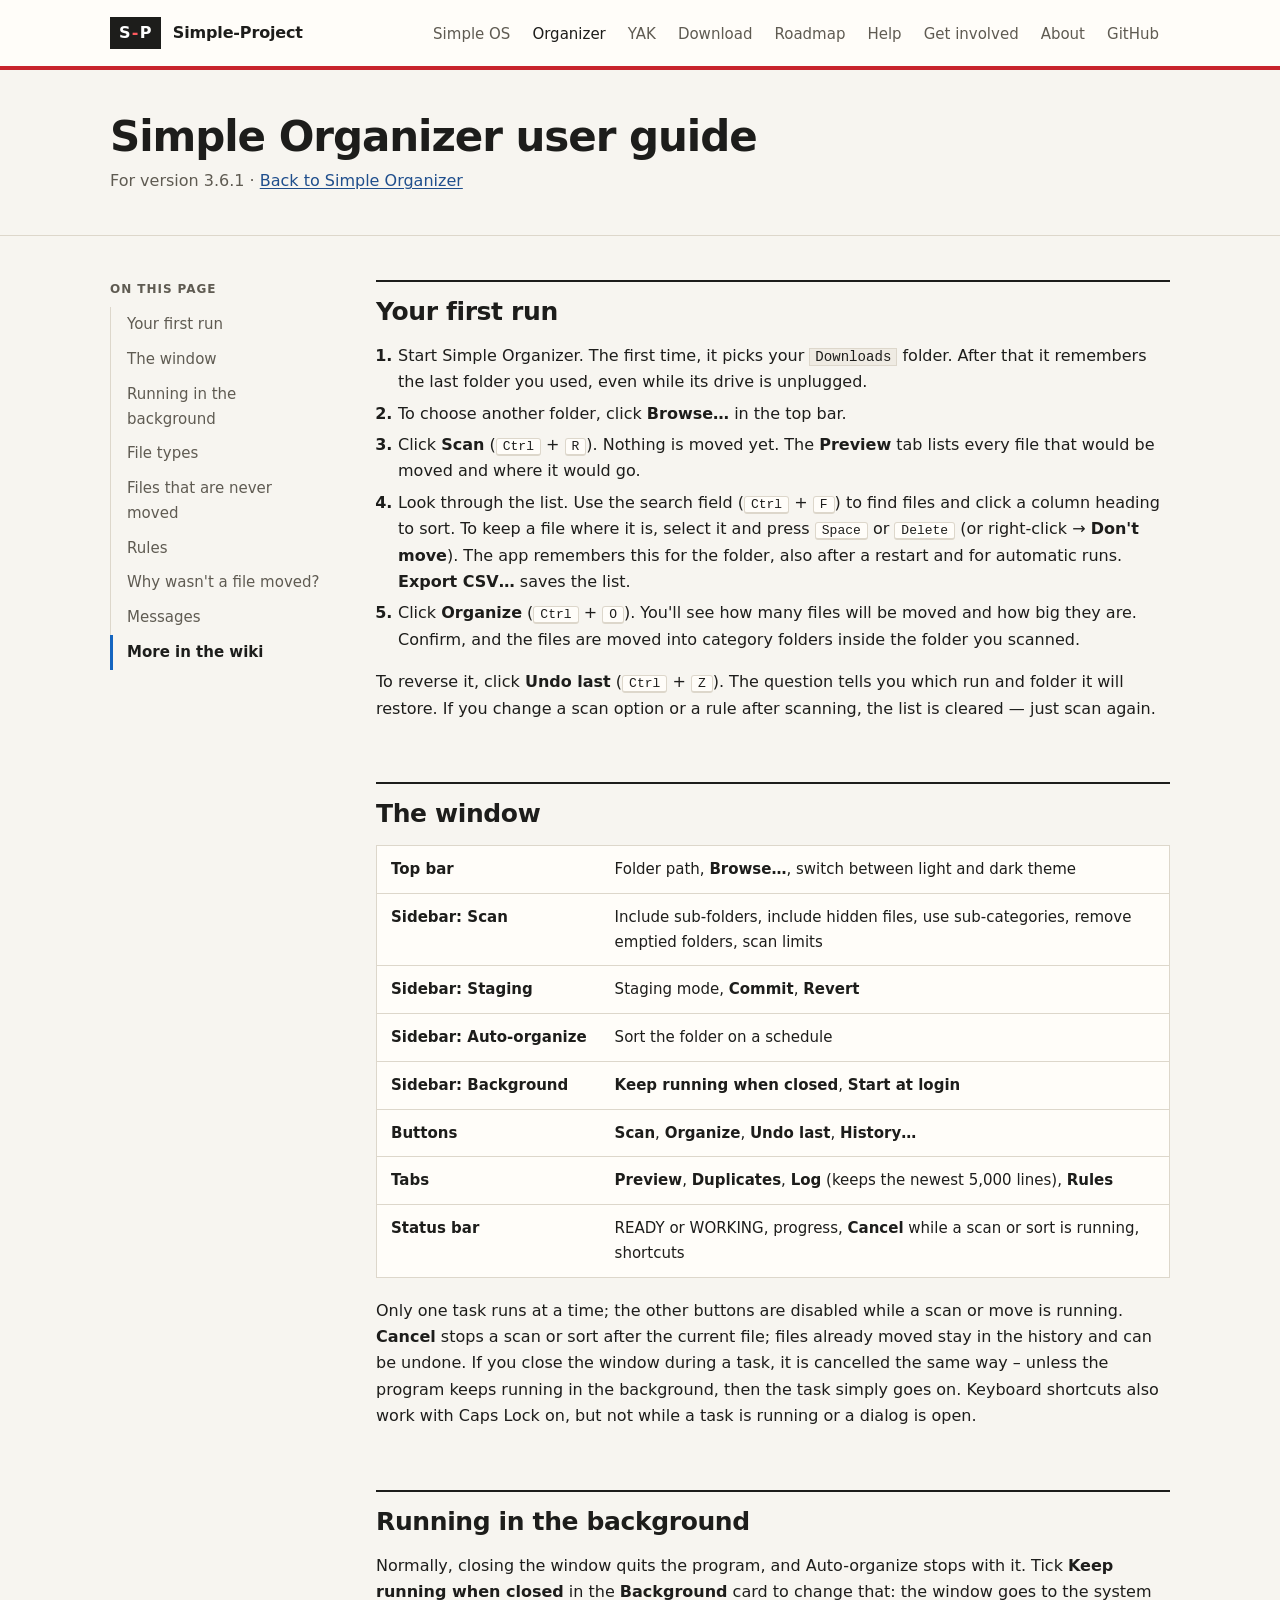
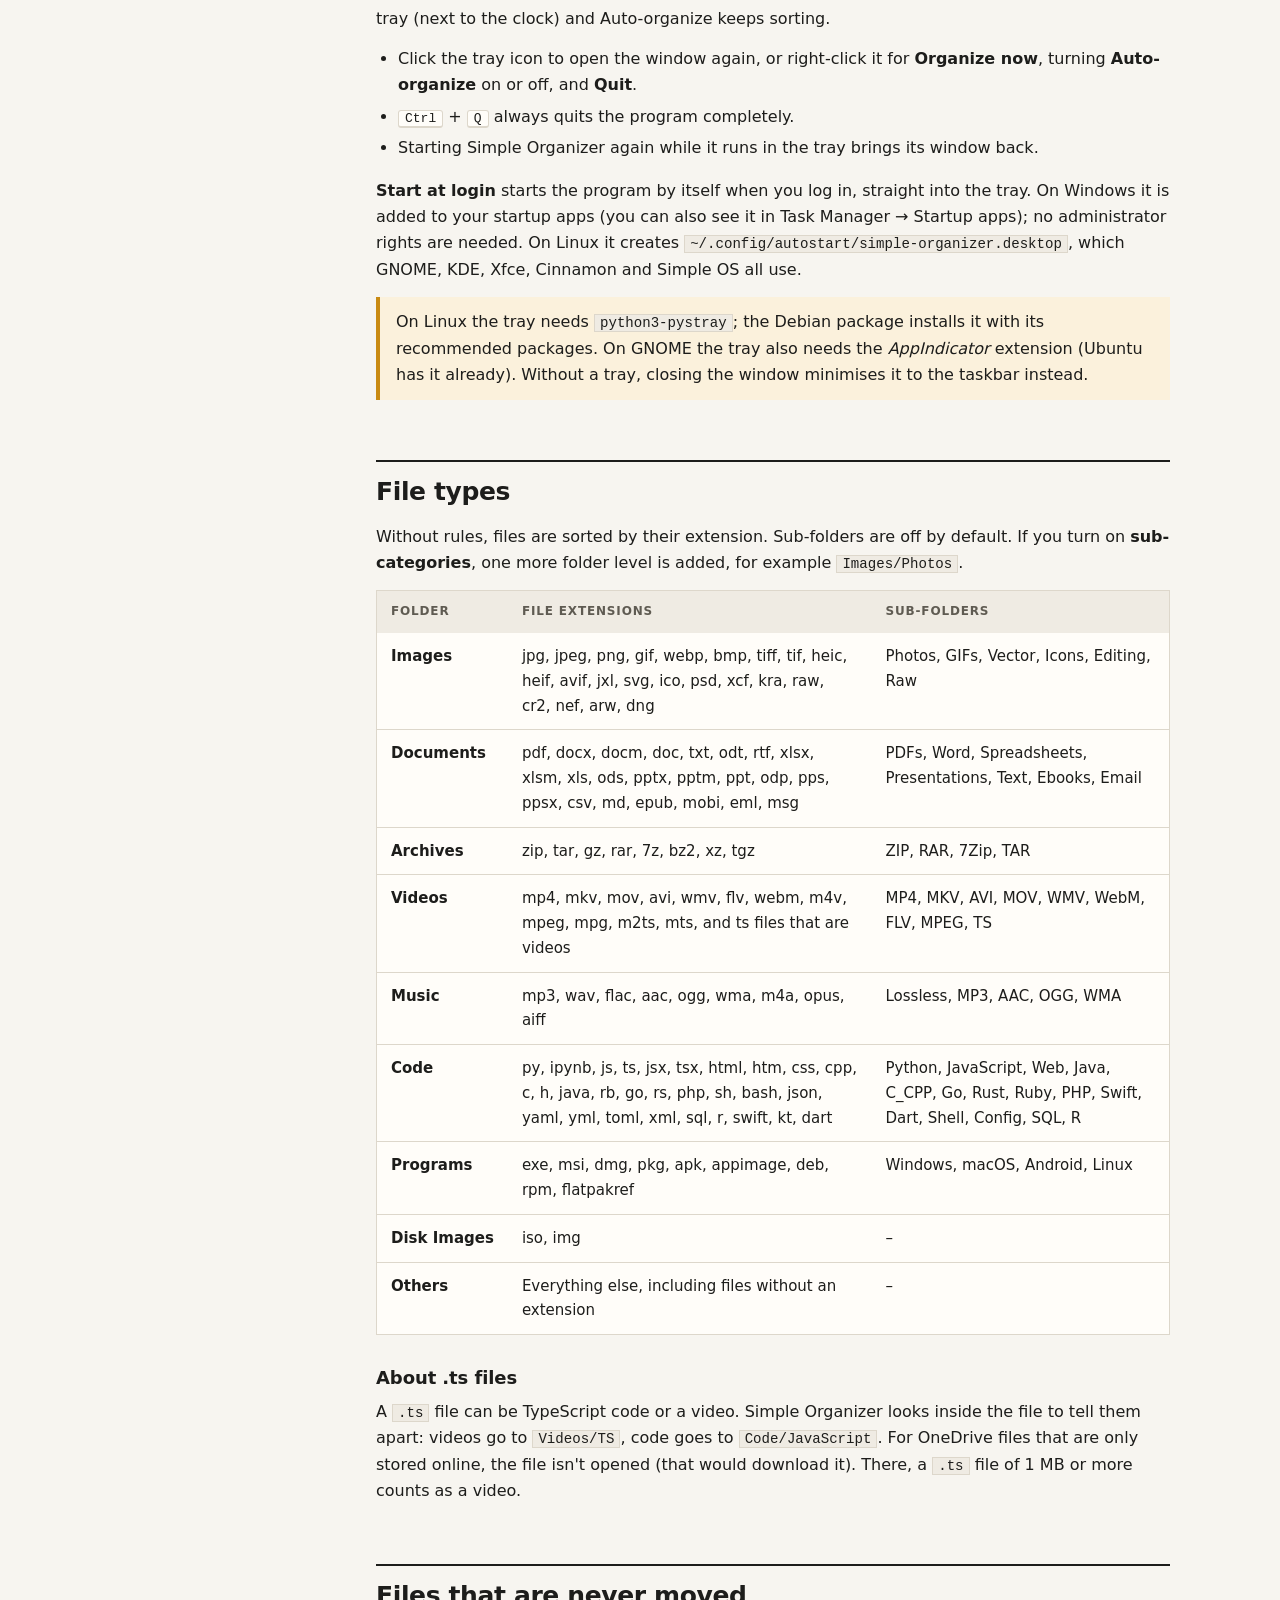
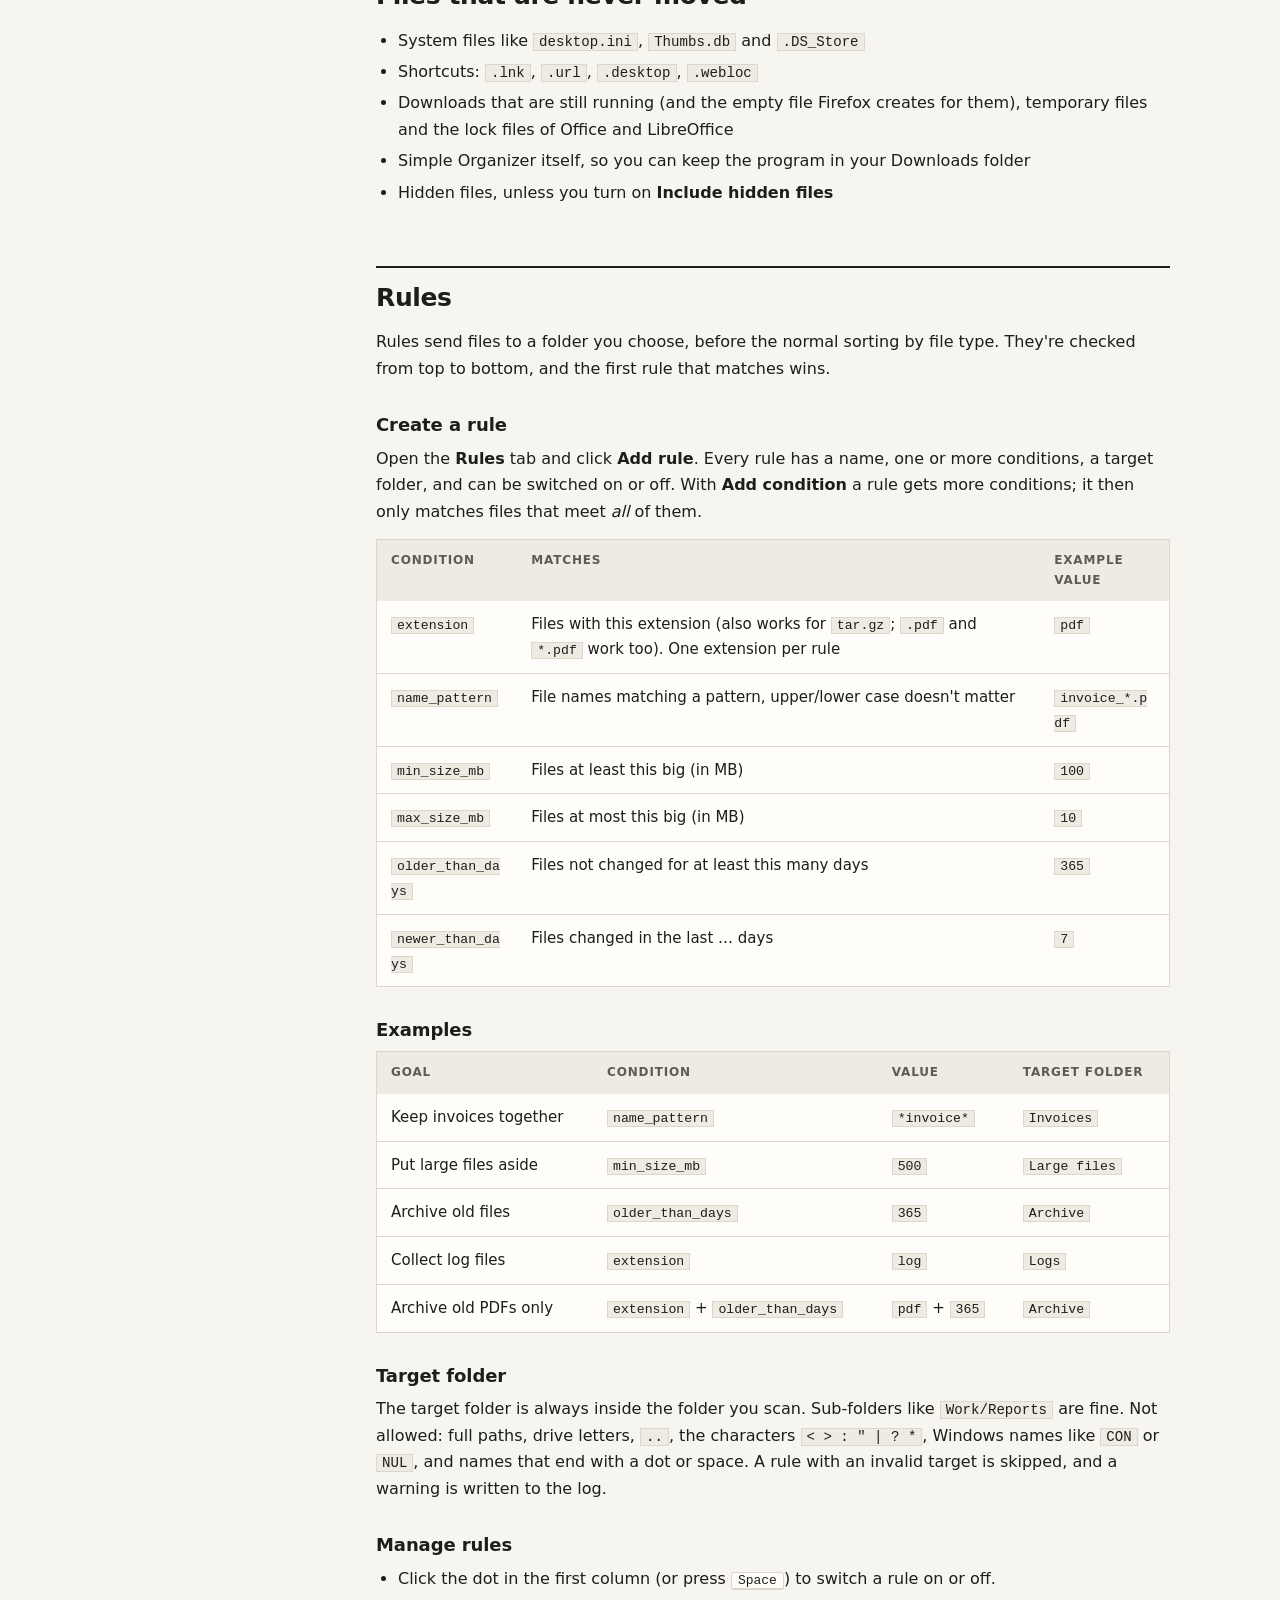
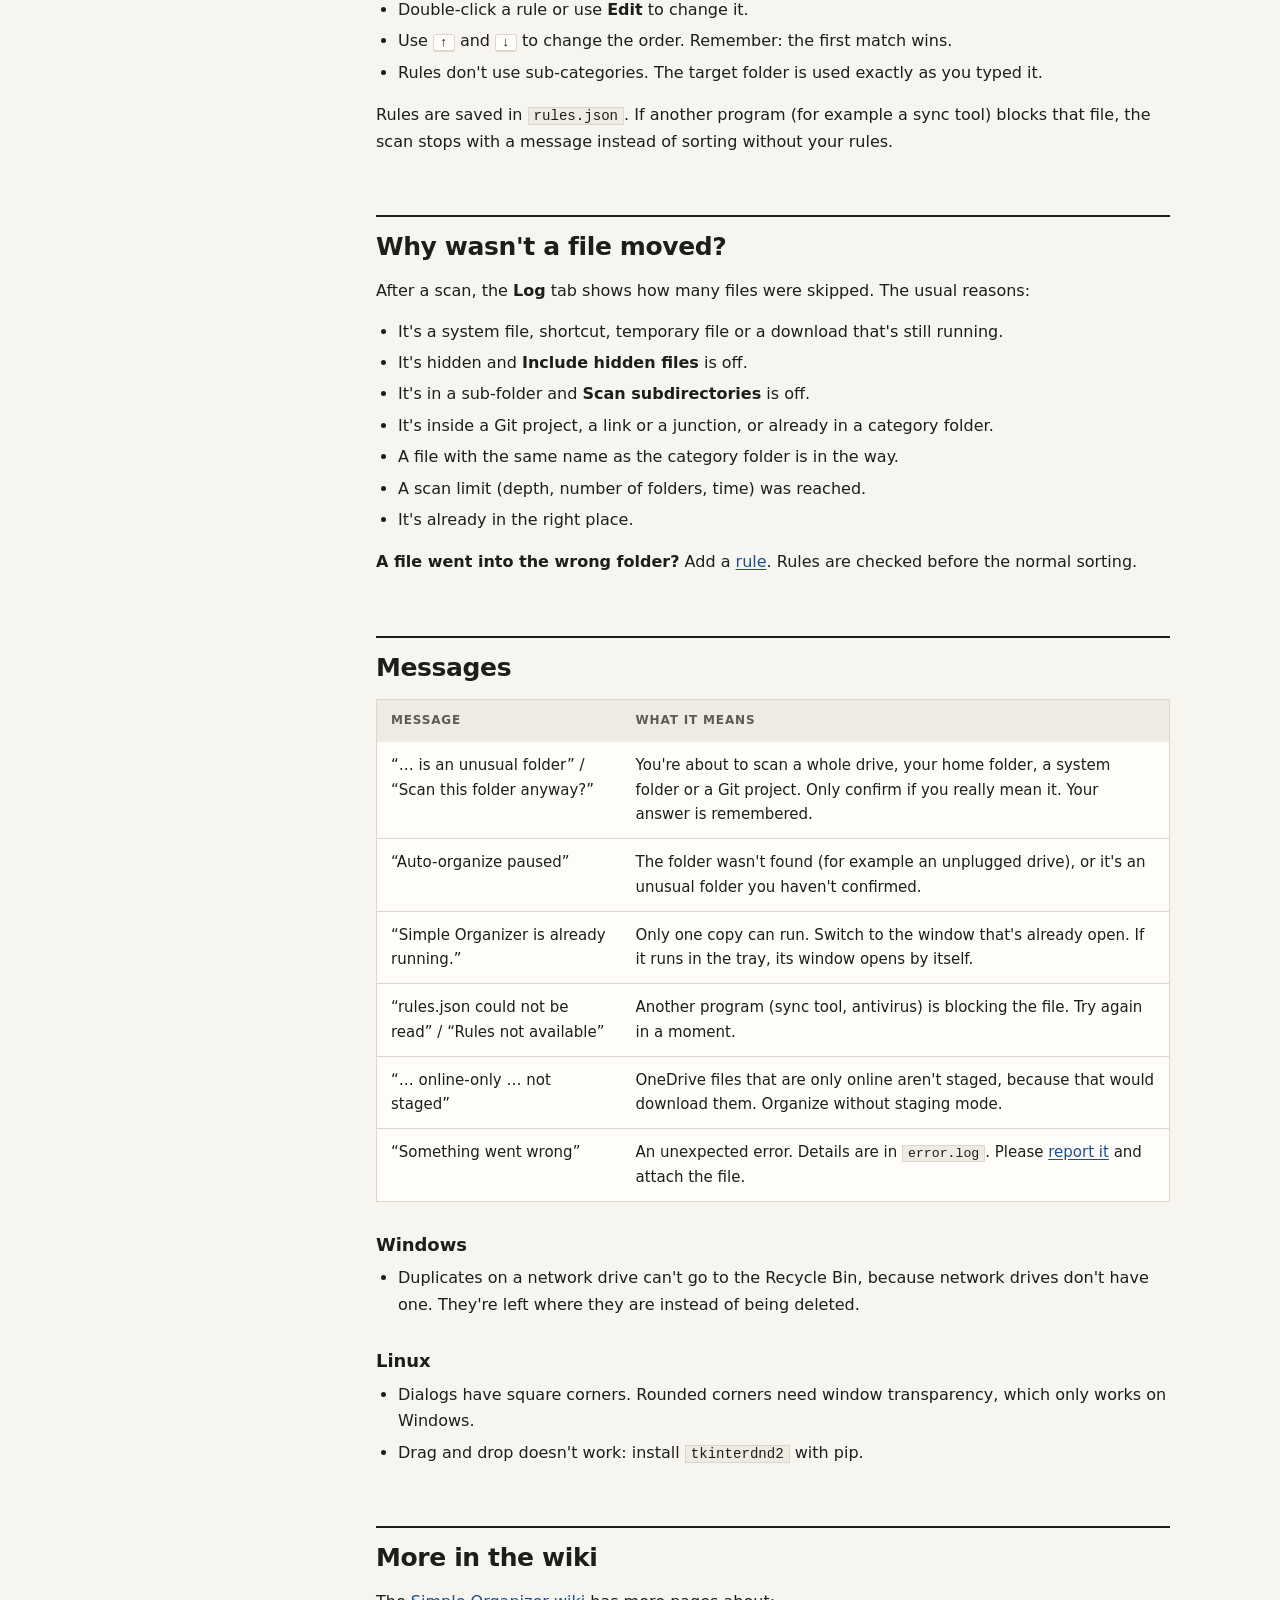
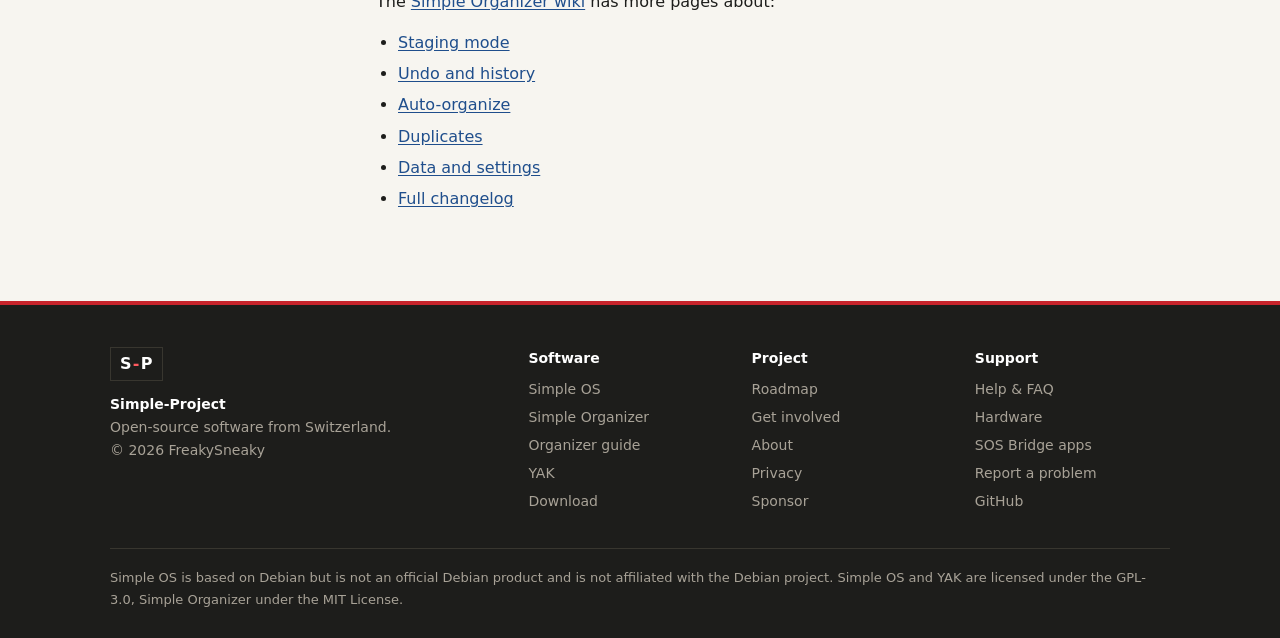
<file: organizer-guide.html>
<!doctype html>
<html lang="en">
<head>
<meta charset="utf-8">
<meta name="viewport" content="width=device-width, initial-scale=1">
<title>Simple Organizer user guide – Simple-Project</title>
<meta name="description" content="How to use Simple Organizer: first run, the window, all file types and categories, custom rules and troubleshooting.">
<link rel="stylesheet" href="style.css">
<link rel="icon" href="favicon.svg" type="image/svg+xml">
<meta name="theme-color" content="#fffdf9">
<meta property="og:type" content="website">
<meta property="og:url" content="https://freakysneaky787.github.io/organizer-guide.html">
<link rel="canonical" href="https://freakysneaky787.github.io/organizer-guide.html">
<meta property="og:title" content="Simple Organizer user guide – Simple-Project">
<meta property="og:description" content="How to use Simple Organizer: first run, the window, all file types and categories, custom rules and troubleshooting.">
<meta property="og:image" content="https://freakysneaky787.github.io/organizer-icon.png">
<script src="script.js" defer></script>
</head>
<body class="org">

<a class="skip" href="#main">Skip to content</a>
<header class="site-head"><div class="wrap">
  <a class="logo" href="index.html"><span class="mark" aria-hidden="true"><span class="s">S</span><span class="d">-</span><span class="p">P</span></span><span>Simple-Project</span></a>
  <nav class="site-nav" aria-label="Main">
    <a href="simple-os.html">Simple OS</a>
    <a href="organizer.html" aria-current="page">Organizer</a>
    <a href="yak.html">YAK</a>
    <a href="download.html">Download</a>
    <a href="roadmap.html">Roadmap</a>
    <a href="help.html">Help</a>
    <a href="contribute.html">Get involved</a>
    <a href="about.html">About</a>
    <a href="https://github.com/FreakySneaky787">GitHub</a>
  </nav>
</div></header>

<div class="page-head"><div class="wrap">
  <h1>Simple Organizer user guide</h1>
  <p class="meta">For version 3.6.1 · <a href="organizer.html">Back to Simple Organizer</a></p>
</div></div>

<div class="wrap docs">
<aside>
  <nav class="toc" aria-label="On this page">
    <strong>On this page</strong>
    <ul>
      <li><a href="#first-run">Your first run</a></li>
      <li><a href="#window">The window</a></li>
      <li><a href="#background">Running in the background</a></li>
      <li><a href="#types">File types</a></li>
      <li><a href="#never">Files that are never moved</a></li>
      <li><a href="#rules">Rules</a></li>
      <li><a href="#not-moved">Why wasn't a file moved?</a></li>
      <li><a href="#messages">Messages</a></li>
      <li><a href="#more">More in the wiki</a></li>
    </ul>
  </nav>
</aside>

<main id="main" class="content">
  <h2 id="first-run">Your first run</h2>
  <ol>
    <li>Start Simple Organizer. The first time, it picks your <code>Downloads</code> folder. After that it remembers the last folder you used, even while its drive is unplugged.</li>
    <li>To choose another folder, click <strong>Browse…</strong> in the top bar.</li>
    <li>Click <strong>Scan</strong> (<kbd>Ctrl</kbd> + <kbd>R</kbd>). Nothing is moved yet. The <strong>Preview</strong> tab lists every file that would be moved and where it would go.</li>
    <li>Look through the list. Use the search field (<kbd>Ctrl</kbd> + <kbd>F</kbd>) to find files and click a column heading to sort. To keep a file where it is, select it and press <kbd>Space</kbd> or <kbd>Delete</kbd> (or right-click → <strong>Don't move</strong>). The app remembers this for the folder, also after a restart and for automatic runs. <strong>Export CSV…</strong> saves the list.</li>
    <li>Click <strong>Organize</strong> (<kbd>Ctrl</kbd> + <kbd>O</kbd>). You'll see how many files will be moved and how big they are. Confirm, and the files are moved into category folders inside the folder you scanned.</li>
  </ol>
  <p>To reverse it, click <strong>Undo last</strong> (<kbd>Ctrl</kbd> + <kbd>Z</kbd>). The question tells you which run and folder it will restore. If you change a scan option or a rule after scanning, the list is cleared — just scan again.</p>

  <h2 id="window">The window</h2>
  <div class="scroll"><table>
    <tbody>
      <tr><th>Top bar</th><td>Folder path, <strong>Browse…</strong>, switch between light and dark theme</td></tr>
      <tr><th>Sidebar: Scan</th><td>Include sub-folders, include hidden files, use sub-categories, remove emptied folders, scan limits</td></tr>
      <tr><th>Sidebar: Staging</th><td>Staging mode, <strong>Commit</strong>, <strong>Revert</strong></td></tr>
      <tr><th>Sidebar: Auto-organize</th><td>Sort the folder on a schedule</td></tr>
      <tr><th>Sidebar: Background</th><td><strong>Keep running when closed</strong>, <strong>Start at login</strong></td></tr>
      <tr><th>Buttons</th><td><strong>Scan</strong>, <strong>Organize</strong>, <strong>Undo last</strong>, <strong>History…</strong></td></tr>
      <tr><th>Tabs</th><td><strong>Preview</strong>, <strong>Duplicates</strong>, <strong>Log</strong> (keeps the newest 5,000 lines), <strong>Rules</strong></td></tr>
      <tr><th>Status bar</th><td>READY or WORKING, progress, <strong>Cancel</strong> while a scan or sort is running, shortcuts</td></tr>
    </tbody>
  </table></div>
  <p>Only one task runs at a time; the other buttons are disabled while a scan or move is running. <strong>Cancel</strong> stops a scan or sort after the current file; files already moved stay in the history and can be undone. If you close the window during a task, it is cancelled the same way – unless the program keeps running in the background, then the task simply goes on. Keyboard shortcuts also work with Caps Lock on, but not while a task is running or a dialog is open.</p>

  <h2 id="background">Running in the background</h2>
  <p>Normally, closing the window quits the program, and Auto-organize stops with it. Tick <strong>Keep running when closed</strong> in the <strong>Background</strong> card to change that: the window goes to the system tray (next to the clock) and Auto-organize keeps sorting.</p>
  <ul>
    <li>Click the tray icon to open the window again, or right-click it for <strong>Organize now</strong>, turning <strong>Auto-organize</strong> on or off, and <strong>Quit</strong>.</li>
    <li><kbd>Ctrl</kbd> + <kbd>Q</kbd> always quits the program completely.</li>
    <li>Starting Simple Organizer again while it runs in the tray brings its window back.</li>
  </ul>
  <p><strong>Start at login</strong> starts the program by itself when you log in, straight into the tray. On Windows it is added to your startup apps (you can also see it in Task Manager → Startup apps); no administrator rights are needed. On Linux it creates <code>~/.config/autostart/simple-organizer.desktop</code>, which GNOME, KDE, Xfce, Cinnamon and Simple OS all use.</p>
  <div class="note"><p>On Linux the tray needs <code>python3-pystray</code>; the Debian package installs it with its recommended packages. On GNOME the tray also needs the <em>AppIndicator</em> extension (Ubuntu has it already). Without a tray, closing the window minimises it to the taskbar instead.</p></div>

  <h2 id="types">File types</h2>
  <p>Without rules, files are sorted by their extension. Sub-folders are off by default. If you turn on <strong>sub-categories</strong>, one more folder level is added, for example <code>Images/Photos</code>.</p>
  <div class="scroll"><table>
    <thead><tr><th>Folder</th><th>File extensions</th><th>Sub-folders</th></tr></thead>
    <tbody>
      <tr><th>Images</th><td>jpg, jpeg, png, gif, webp, bmp, tiff, tif, heic, heif, avif, jxl, svg, ico, psd, xcf, kra, raw, cr2, nef, arw, dng</td><td>Photos, GIFs, Vector, Icons, Editing, Raw</td></tr>
      <tr><th>Documents</th><td>pdf, docx, docm, doc, txt, odt, rtf, xlsx, xlsm, xls, ods, pptx, pptm, ppt, odp, pps, ppsx, csv, md, epub, mobi, eml, msg</td><td>PDFs, Word, Spreadsheets, Presentations, Text, Ebooks, Email</td></tr>
      <tr><th>Archives</th><td>zip, tar, gz, rar, 7z, bz2, xz, tgz</td><td>ZIP, RAR, 7Zip, TAR</td></tr>
      <tr><th>Videos</th><td>mp4, mkv, mov, avi, wmv, flv, webm, m4v, mpeg, mpg, m2ts, mts, and ts files that are videos</td><td>MP4, MKV, AVI, MOV, WMV, WebM, FLV, MPEG, TS</td></tr>
      <tr><th>Music</th><td>mp3, wav, flac, aac, ogg, wma, m4a, opus, aiff</td><td>Lossless, MP3, AAC, OGG, WMA</td></tr>
      <tr><th>Code</th><td>py, ipynb, js, ts, jsx, tsx, html, htm, css, cpp, c, h, java, rb, go, rs, php, sh, bash, json, yaml, yml, toml, xml, sql, r, swift, kt, dart</td><td>Python, JavaScript, Web, Java, C_CPP, Go, Rust, Ruby, PHP, Swift, Dart, Shell, Config, SQL, R</td></tr>
      <tr><th>Programs</th><td>exe, msi, dmg, pkg, apk, appimage, deb, rpm, flatpakref</td><td>Windows, macOS, Android, Linux</td></tr>
      <tr><th>Disk Images</th><td>iso, img</td><td>–</td></tr>
      <tr><th>Others</th><td>Everything else, including files without an extension</td><td>–</td></tr>
    </tbody>
  </table></div>
  <h3>About .ts files</h3>
  <p>A <code>.ts</code> file can be TypeScript code or a video. Simple Organizer looks inside the file to tell them apart: videos go to <code>Videos/TS</code>, code goes to <code>Code/JavaScript</code>. For OneDrive files that are only stored online, the file isn't opened (that would download it). There, a <code>.ts</code> file of 1 MB or more counts as a video.</p>

  <h2 id="never">Files that are never moved</h2>
  <ul>
    <li>System files like <code>desktop.ini</code>, <code>Thumbs.db</code> and <code>.DS_Store</code></li>
    <li>Shortcuts: <code>.lnk</code>, <code>.url</code>, <code>.desktop</code>, <code>.webloc</code></li>
    <li>Downloads that are still running (and the empty file Firefox creates for them), temporary files and the lock files of Office and LibreOffice</li>
    <li>Simple Organizer itself, so you can keep the program in your Downloads folder</li>
    <li>Hidden files, unless you turn on <strong>Include hidden files</strong></li>
  </ul>

  <h2 id="rules">Rules</h2>
  <p>Rules send files to a folder you choose, before the normal sorting by file type. They're checked from top to bottom, and the first rule that matches wins.</p>
  <h3>Create a rule</h3>
  <p>Open the <strong>Rules</strong> tab and click <strong>Add rule</strong>. Every rule has a name, one or more conditions, a target folder, and can be switched on or off. With <strong>Add condition</strong> a rule gets more conditions; it then only matches files that meet <em>all</em> of them.</p>
  <div class="scroll"><table>
    <thead><tr><th>Condition</th><th>Matches</th><th>Example value</th></tr></thead>
    <tbody>
      <tr><td><code>extension</code></td><td>Files with this extension (also works for <code>tar.gz</code>; <code>.pdf</code> and <code>*.pdf</code> work too). One extension per rule</td><td><code>pdf</code></td></tr>
      <tr><td><code>name_pattern</code></td><td>File names matching a pattern, upper/lower case doesn't matter</td><td><code>invoice_*.pdf</code></td></tr>
      <tr><td><code>min_size_mb</code></td><td>Files at least this big (in MB)</td><td><code>100</code></td></tr>
      <tr><td><code>max_size_mb</code></td><td>Files at most this big (in MB)</td><td><code>10</code></td></tr>
      <tr><td><code>older_than_days</code></td><td>Files not changed for at least this many days</td><td><code>365</code></td></tr>
      <tr><td><code>newer_than_days</code></td><td>Files changed in the last … days</td><td><code>7</code></td></tr>
    </tbody>
  </table></div>
  <h3>Examples</h3>
  <div class="scroll"><table>
    <thead><tr><th>Goal</th><th>Condition</th><th>Value</th><th>Target folder</th></tr></thead>
    <tbody>
      <tr><td>Keep invoices together</td><td><code>name_pattern</code></td><td><code>*invoice*</code></td><td><code>Invoices</code></td></tr>
      <tr><td>Put large files aside</td><td><code>min_size_mb</code></td><td><code>500</code></td><td><code>Large files</code></td></tr>
      <tr><td>Archive old files</td><td><code>older_than_days</code></td><td><code>365</code></td><td><code>Archive</code></td></tr>
      <tr><td>Collect log files</td><td><code>extension</code></td><td><code>log</code></td><td><code>Logs</code></td></tr>
      <tr><td>Archive old PDFs only</td><td><code>extension</code> + <code>older_than_days</code></td><td><code>pdf</code> + <code>365</code></td><td><code>Archive</code></td></tr>
    </tbody>
  </table></div>
  <h3>Target folder</h3>
  <p>The target folder is always inside the folder you scan. Sub-folders like <code>Work/Reports</code> are fine. Not allowed: full paths, drive letters, <code>..</code>, the characters <code>&lt; &gt; : " | ? *</code>, Windows names like <code>CON</code> or <code>NUL</code>, and names that end with a dot or space. A rule with an invalid target is skipped, and a warning is written to the log.</p>
  <h3>Manage rules</h3>
  <ul>
    <li>Click the dot in the first column (or press <kbd>Space</kbd>) to switch a rule on or off.</li>
    <li>Double-click a rule or use <strong>Edit</strong> to change it.</li>
    <li>Use <kbd>↑</kbd> and <kbd>↓</kbd> to change the order. Remember: the first match wins.</li>
    <li>Rules don't use sub-categories. The target folder is used exactly as you typed it.</li>
  </ul>
  <p>Rules are saved in <code>rules.json</code>. If another program (for example a sync tool) blocks that file, the scan stops with a message instead of sorting without your rules.</p>

  <h2 id="not-moved">Why wasn't a file moved?</h2>
  <p>After a scan, the <strong>Log</strong> tab shows how many files were skipped. The usual reasons:</p>
  <ul>
    <li>It's a system file, shortcut, temporary file or a download that's still running.</li>
    <li>It's hidden and <strong>Include hidden files</strong> is off.</li>
    <li>It's in a sub-folder and <strong>Scan subdirectories</strong> is off.</li>
    <li>It's inside a Git project, a link or a junction, or already in a category folder.</li>
    <li>A file with the same name as the category folder is in the way.</li>
    <li>A scan limit (depth, number of folders, time) was reached.</li>
    <li>It's already in the right place.</li>
  </ul>
  <p><strong>A file went into the wrong folder?</strong> Add a <a href="#rules">rule</a>. Rules are checked before the normal sorting.</p>

  <h2 id="messages">Messages</h2>
  <div class="scroll"><table>
    <thead><tr><th>Message</th><th>What it means</th></tr></thead>
    <tbody>
      <tr><td>“… is an unusual folder” / “Scan this folder anyway?”</td><td>You're about to scan a whole drive, your home folder, a system folder or a Git project. Only confirm if you really mean it. Your answer is remembered.</td></tr>
      <tr><td>“Auto-organize paused”</td><td>The folder wasn't found (for example an unplugged drive), or it's an unusual folder you haven't confirmed.</td></tr>
      <tr><td>“Simple Organizer is already running.”</td><td>Only one copy can run. Switch to the window that's already open. If it runs in the tray, its window opens by itself.</td></tr>
      <tr><td>“rules.json could not be read” / “Rules not available”</td><td>Another program (sync tool, antivirus) is blocking the file. Try again in a moment.</td></tr>
      <tr><td>“… online-only … not staged”</td><td>OneDrive files that are only online aren't staged, because that would download them. Organize without staging mode.</td></tr>
      <tr><td>“Something went wrong”</td><td>An unexpected error. Details are in <code>error.log</code>. Please <a href="help.html#report">report it</a> and attach the file.</td></tr>
    </tbody>
  </table></div>
  <h3>Windows</h3>
  <ul>
    <li>Duplicates on a network drive can't go to the Recycle Bin, because network drives don't have one. They're left where they are instead of being deleted.</li>
  </ul>
  <h3>Linux</h3>
  <ul>
    <li>Dialogs have square corners. Rounded corners need window transparency, which only works on Windows.</li>
    <li>Drag and drop doesn't work: install <code>tkinterdnd2</code> with pip.</li>
  </ul>

  <h2 id="more">More in the wiki</h2>
  <p>The <a href="https://github.com/FreakySneaky787/Simple-Organizer/wiki">Simple Organizer wiki</a> has more pages about:</p>
  <ul>
    <li><a href="https://github.com/FreakySneaky787/Simple-Organizer/wiki/Staging-Mode">Staging mode</a></li>
    <li><a href="https://github.com/FreakySneaky787/Simple-Organizer/wiki/Undo-and-History">Undo and history</a></li>
    <li><a href="https://github.com/FreakySneaky787/Simple-Organizer/wiki/Auto-Organize">Auto-organize</a></li>
    <li><a href="https://github.com/FreakySneaky787/Simple-Organizer/wiki/Duplicates">Duplicates</a></li>
    <li><a href="https://github.com/FreakySneaky787/Simple-Organizer/wiki/Data-and-Settings">Data and settings</a></li>
    <li><a href="https://github.com/FreakySneaky787/Simple-Organizer/wiki/Changelog">Full changelog</a></li>
  </ul>
</main>
</div>

<footer class="site-foot"><div class="wrap">
  <div class="cols">
    <div><span class="mark" aria-hidden="true"><span class="s">S</span><span class="d">-</span><span class="p">P</span></span><br><strong>Simple-Project</strong><br>Open-source software from Switzerland.<br>&copy; 2026 FreakySneaky</div>
    <div><strong>Software</strong><ul><li><a href="simple-os.html">Simple OS</a></li><li><a href="organizer.html">Simple Organizer</a></li><li><a href="organizer-guide.html">Organizer guide</a></li><li><a href="yak.html">YAK</a></li><li><a href="download.html">Download</a></li></ul></div>
    <div><strong>Project</strong><ul><li><a href="roadmap.html">Roadmap</a></li><li><a href="contribute.html">Get involved</a></li><li><a href="about.html">About</a></li><li><a href="about.html#privacy">Privacy</a></li><li><a href="https://github.com/sponsors/FreakySneaky787">Sponsor</a></li></ul></div>
    <div><strong>Support</strong><ul><li><a href="help.html">Help &amp; FAQ</a></li><li><a href="hardware.html">Hardware</a></li><li><a href="sos-bridge.html">SOS Bridge apps</a></li><li><a href="help.html#report">Report a problem</a></li><li><a href="https://github.com/FreakySneaky787">GitHub</a></li></ul></div>
  </div>
  <p class="legal">Simple OS is based on Debian but is not an official Debian product and is not affiliated with the Debian project. Simple OS and YAK are licensed under the GPL-3.0, Simple Organizer under the MIT License.</p>
</div></footer>

</body>
</html>
</file>
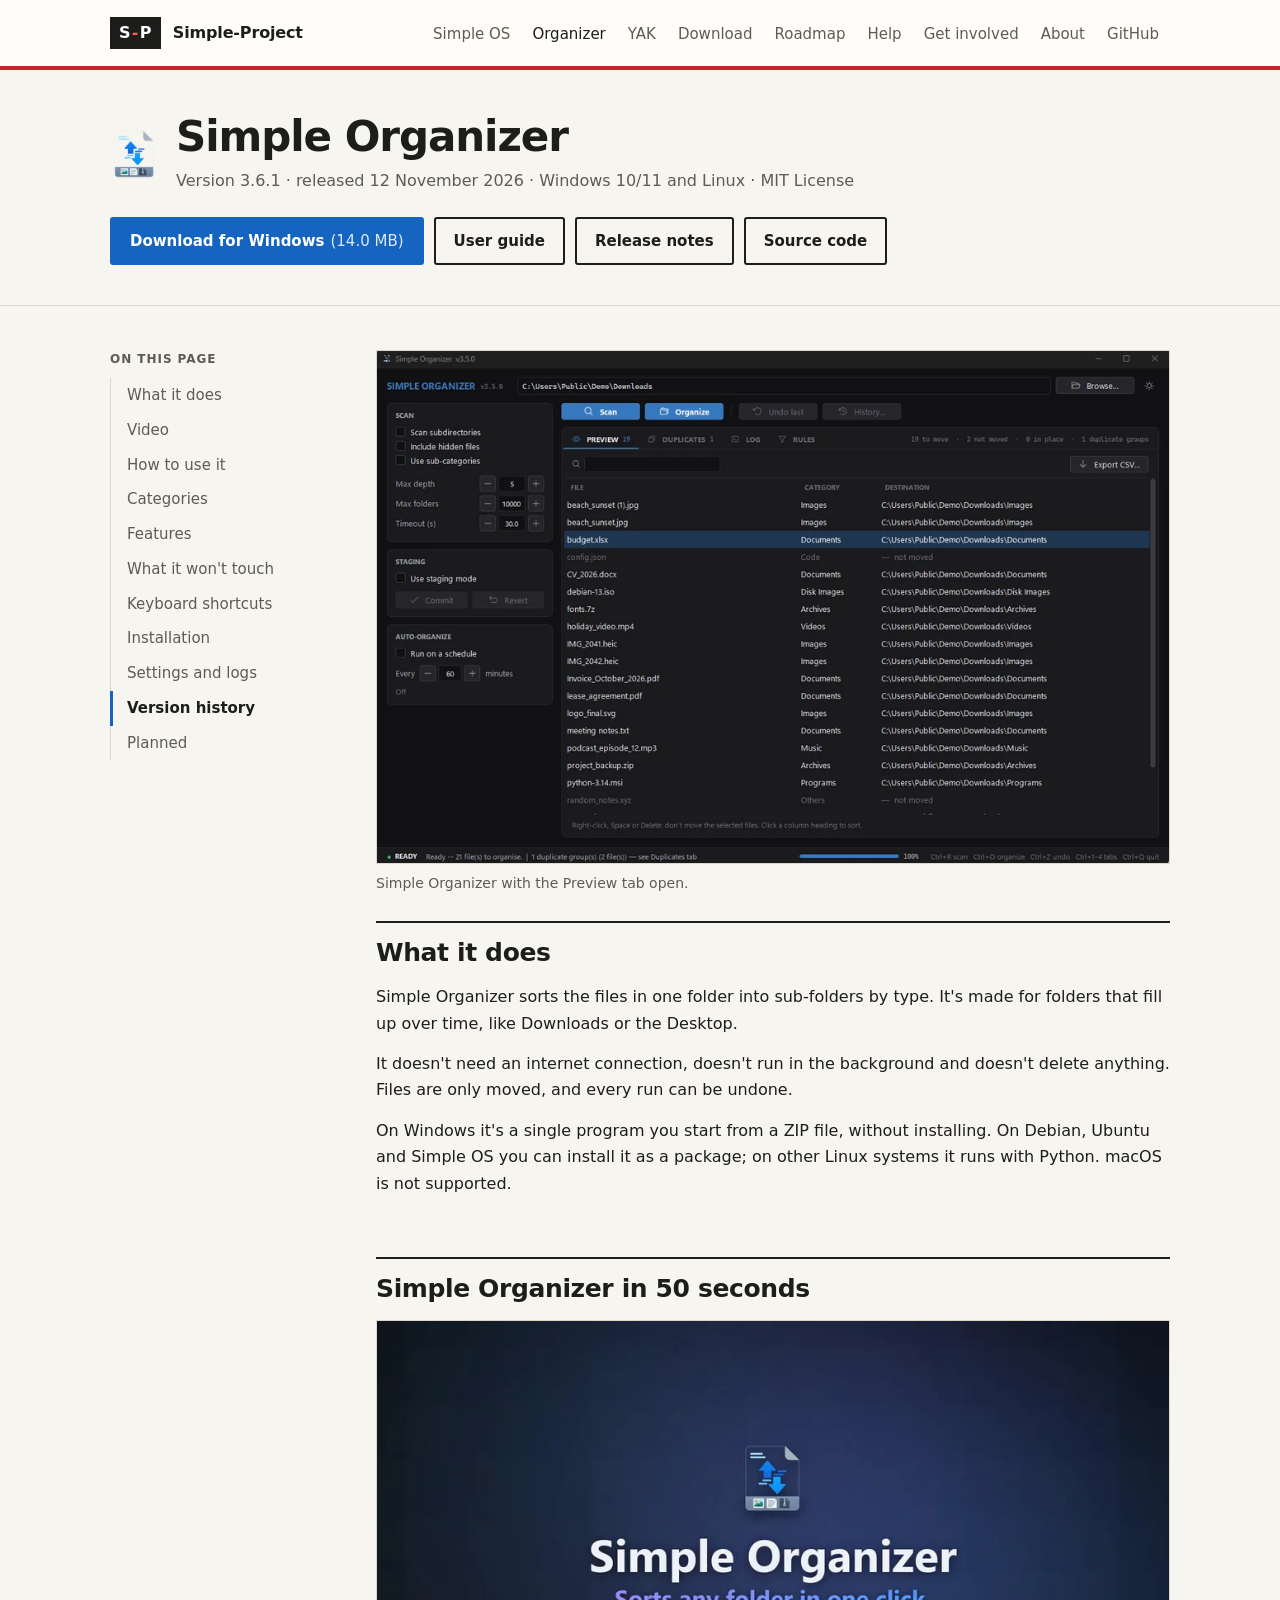
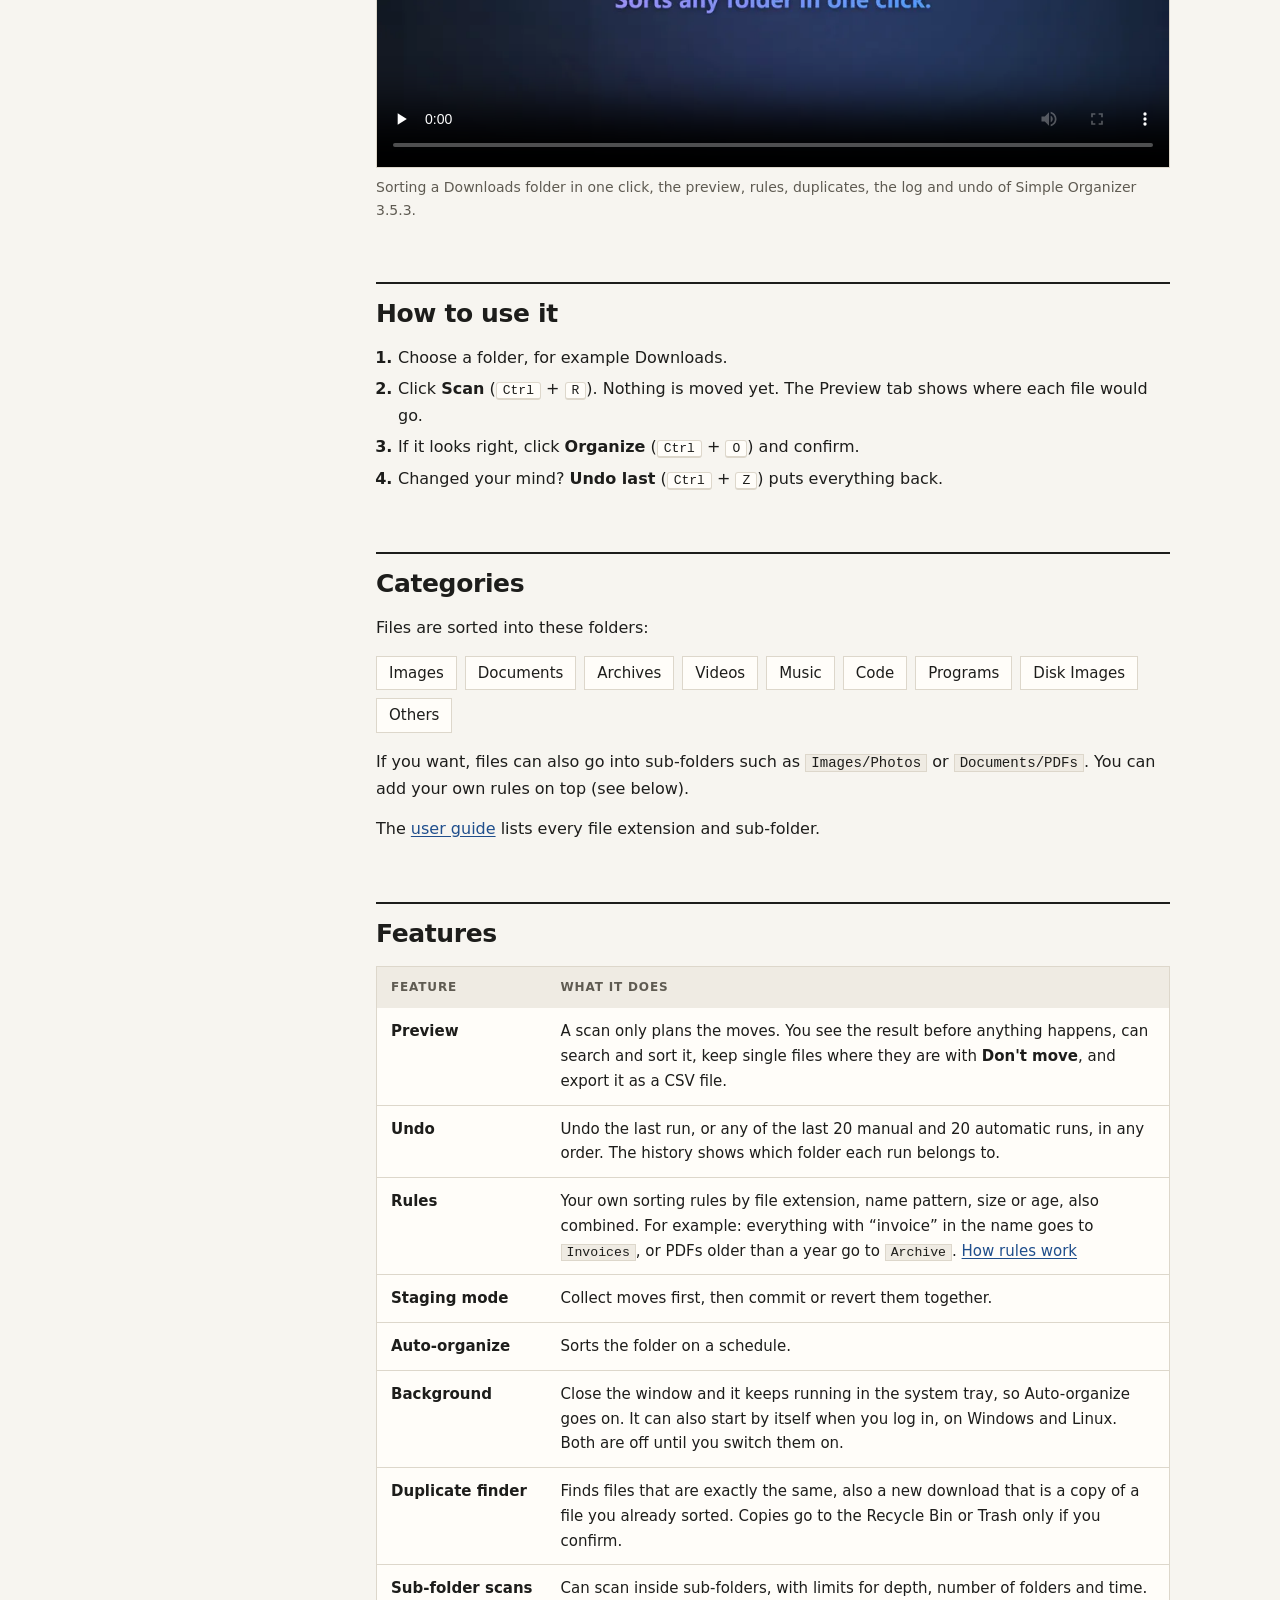
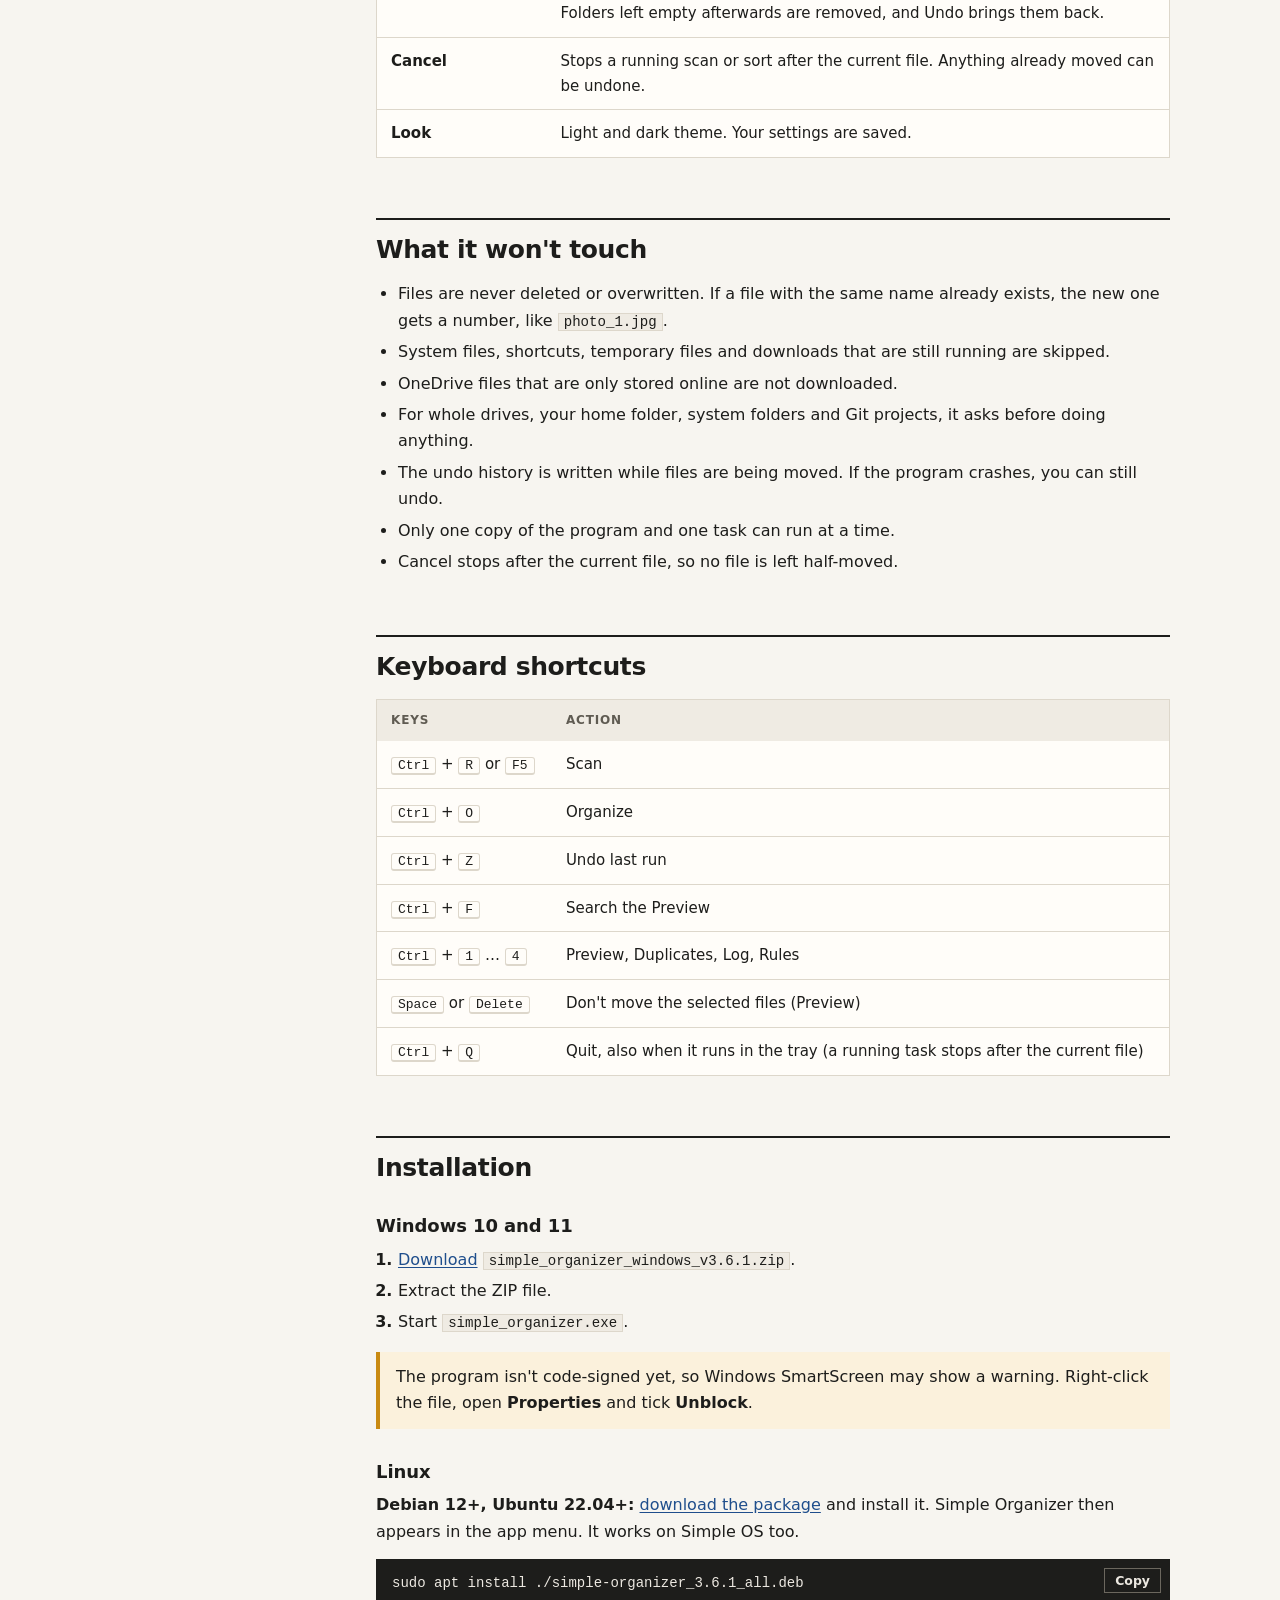
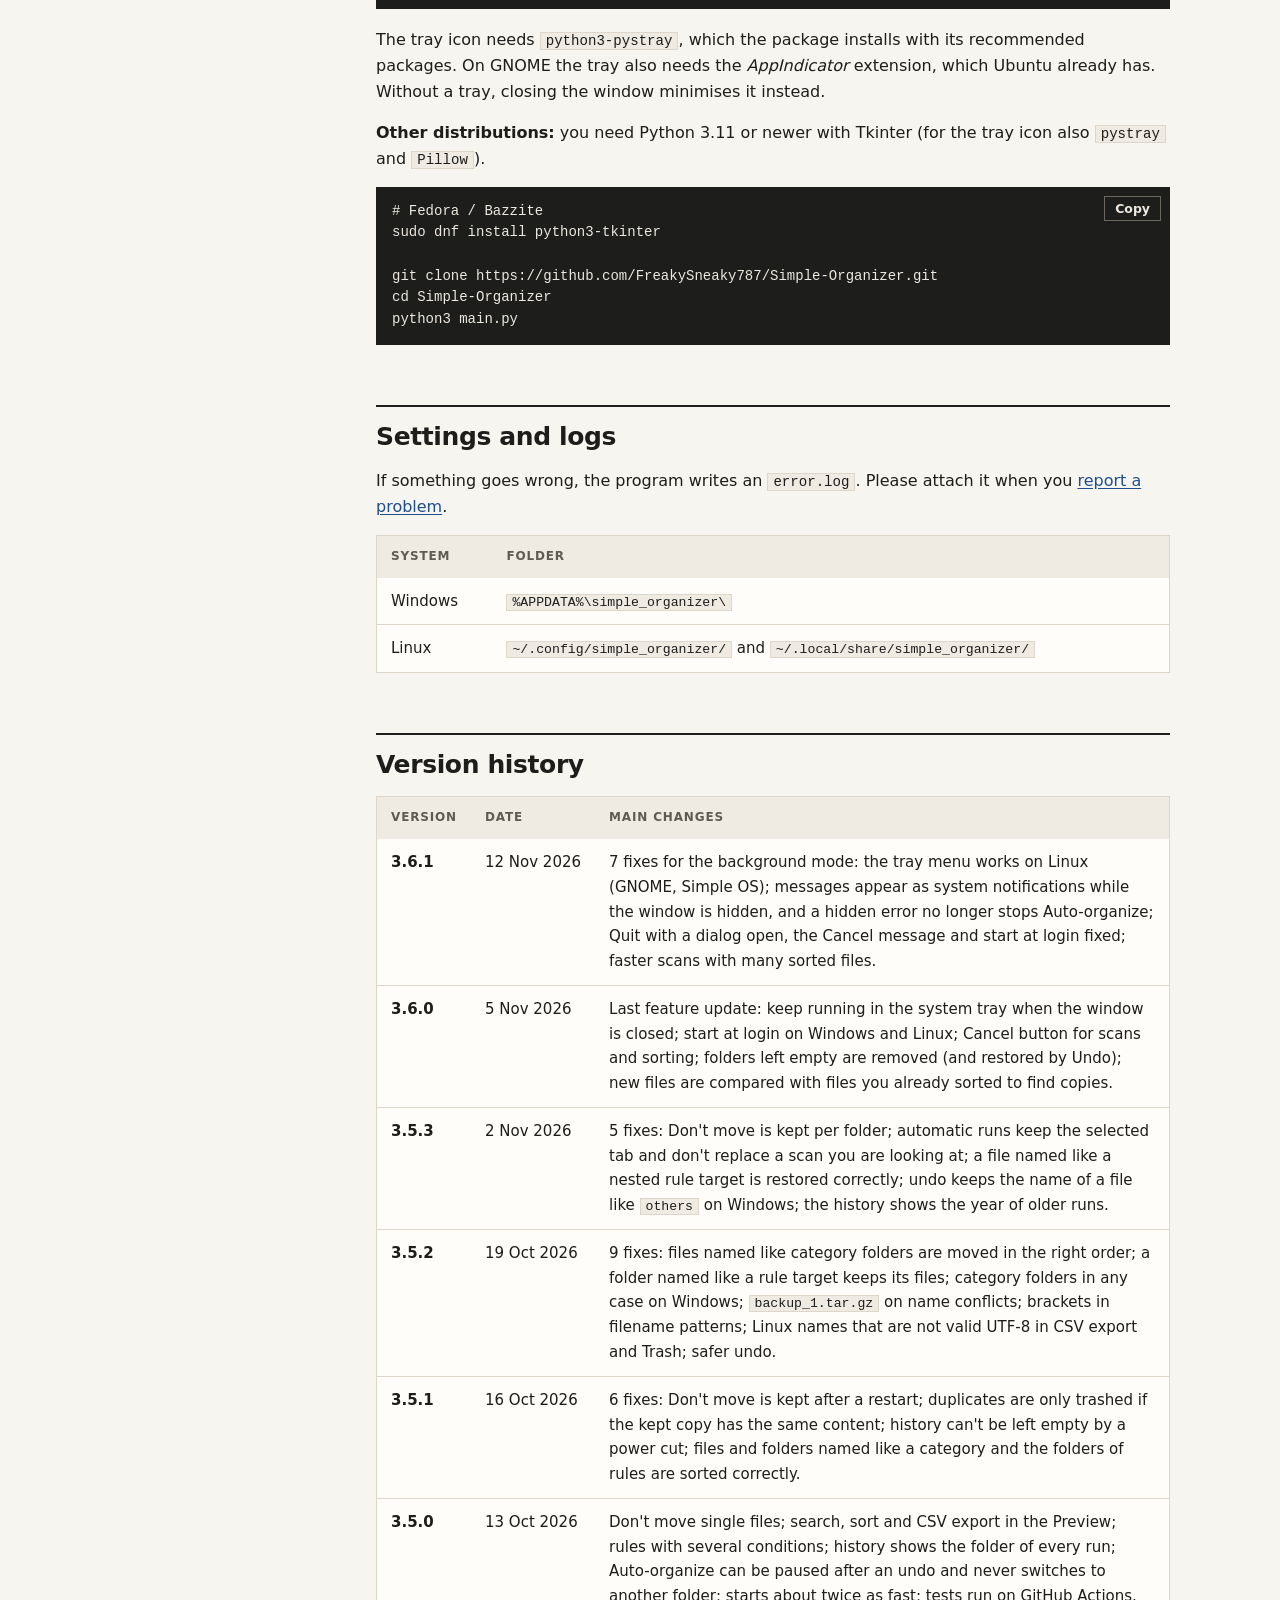
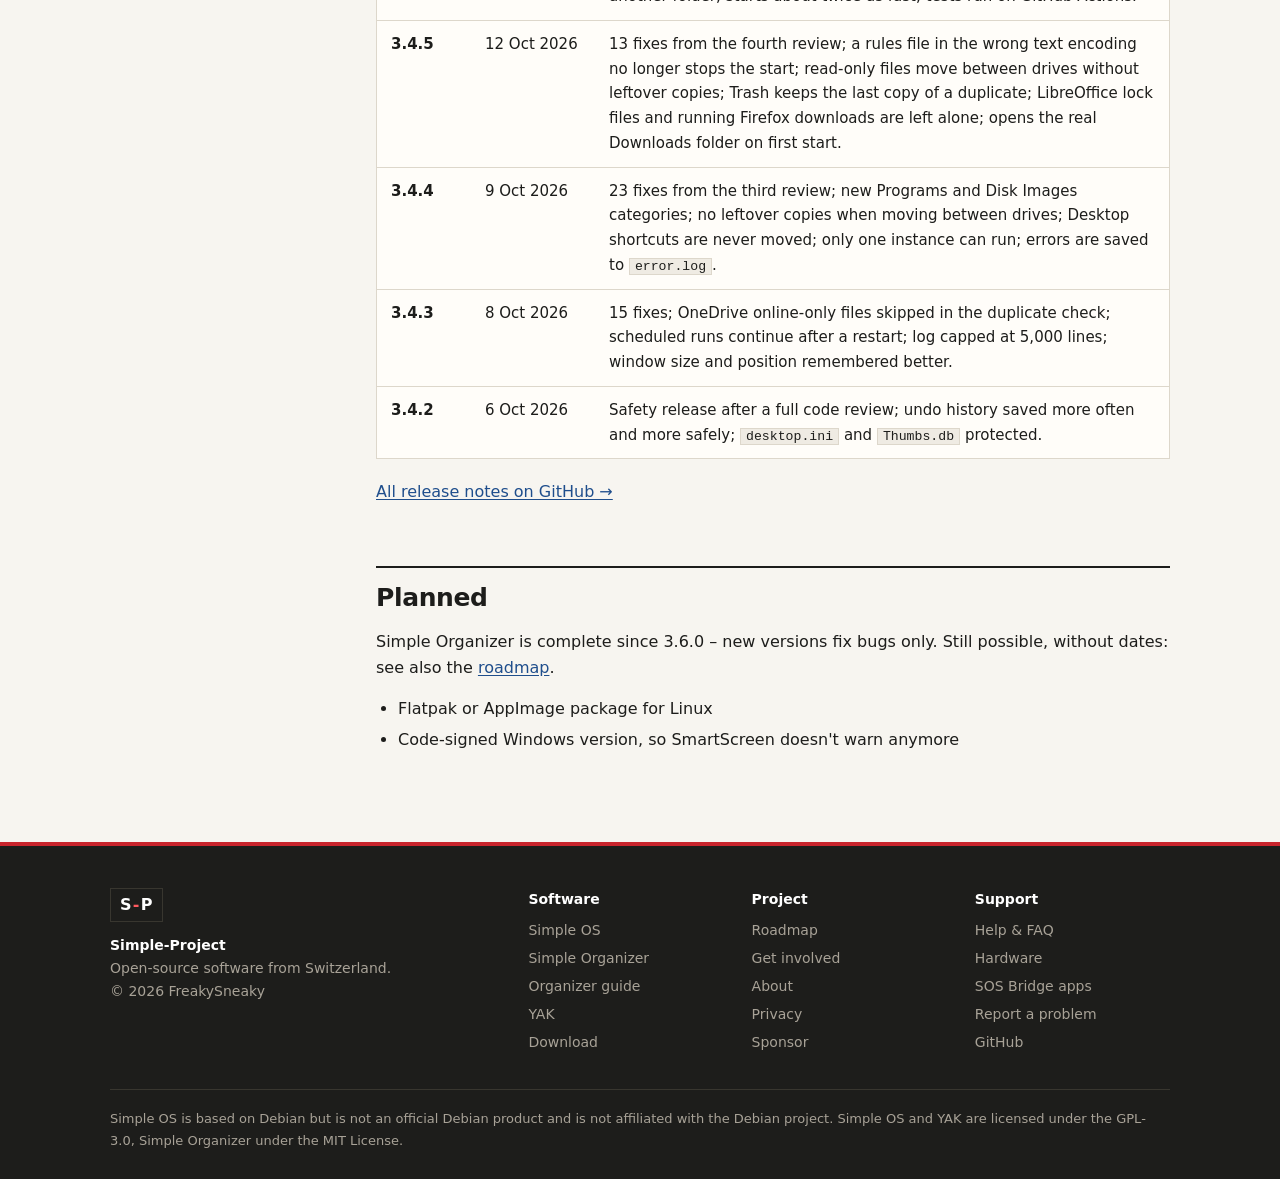
<file: organizer.html>
<!doctype html>
<html lang="en">
<head>
<meta charset="utf-8">
<meta name="viewport" content="width=device-width, initial-scale=1">
<title>Simple Organizer – Simple-Project</title>
<meta name="description" content="Simple Organizer sorts a folder like Downloads into sub-folders by file type. Windows and Linux, free and open source.">
<link rel="stylesheet" href="style.css">
<link rel="icon" href="favicon.svg" type="image/svg+xml">
<meta name="theme-color" content="#fffdf9">
<meta property="og:type" content="website">
<meta property="og:url" content="https://freakysneaky787.github.io/organizer.html">
<link rel="canonical" href="https://freakysneaky787.github.io/organizer.html">
<meta property="og:title" content="Simple Organizer – Simple-Project">
<meta property="og:description" content="Simple Organizer sorts a folder like Downloads into sub-folders by file type. Windows and Linux, free and open source.">
<meta property="og:image" content="https://freakysneaky787.github.io/organizer-icon.png">
<script src="script.js" defer></script>
</head>
<body class="org">

<a class="skip" href="#main">Skip to content</a>
<header class="site-head"><div class="wrap">
  <a class="logo" href="index.html"><span class="mark" aria-hidden="true"><span class="s">S</span><span class="d">-</span><span class="p">P</span></span><span>Simple-Project</span></a>
  <nav class="site-nav" aria-label="Main">
    <a href="simple-os.html">Simple OS</a>
    <a href="organizer.html" aria-current="page">Organizer</a>
    <a href="yak.html">YAK</a>
    <a href="download.html">Download</a>
    <a href="roadmap.html">Roadmap</a>
    <a href="help.html">Help</a>
    <a href="contribute.html">Get involved</a>
    <a href="about.html">About</a>
    <a href="https://github.com/FreakySneaky787">GitHub</a>
  </nav>
</div></header>

<div class="page-head"><div class="wrap">
  <div class="title">
    <img src="organizer-icon.png" width="48" height="48" alt="">
    <div>
      <h1>Simple Organizer</h1>
      <p class="meta">Version 3.6.1 · released 12 November 2026 · Windows 10/11 and Linux · MIT License</p>
    </div>
  </div>
  <div class="actions">
    <a class="btn org" href="download.html#organizer">Download for Windows <span class="size">(14.0 MB)</span></a>
    <a class="btn plain" href="organizer-guide.html">User guide</a>
    <a class="btn plain" href="https://github.com/FreakySneaky787/Simple-Organizer/releases/tag/v3.6.1">Release notes</a>
    <a class="btn plain" href="https://github.com/FreakySneaky787/Simple-Organizer">Source code</a>
  </div>
</div></div>

<div class="wrap docs">
<aside>
  <nav class="toc" aria-label="On this page">
    <strong>On this page</strong>
    <ul>
      <li><a href="#what">What it does</a></li>
      <li><a href="#video">Video</a></li>
      <li><a href="#use">How to use it</a></li>
      <li><a href="#categories">Categories</a></li>
      <li><a href="#features">Features</a></li>
      <li><a href="#safety">What it won't touch</a></li>
      <li><a href="#shortcuts">Keyboard shortcuts</a></li>
      <li><a href="#install">Installation</a></li>
      <li><a href="#files">Settings and logs</a></li>
      <li><a href="#history">Version history</a></li>
      <li><a href="#planned">Planned</a></li>
    </ul>
  </nav>
</aside>

<main id="main" class="content">
  <figure>
    <a href="img/organizer.webp"><img class="shot" src="img/organizer-small.webp" width="960" height="620" alt="Simple Organizer in the dark theme: the Preview tab with its search field lists the files of a Downloads folder with category and destination; two files are set to Don't move"></a>
    <figcaption>Simple Organizer with the Preview tab open.</figcaption>
  </figure>

  <h2 id="what">What it does</h2>
  <p>Simple Organizer sorts the files in one folder into sub-folders by type. It's made for folders that fill up over time, like Downloads or the Desktop.</p>
  <p>It doesn't need an internet connection, doesn't run in the background and doesn't delete anything. Files are only moved, and every run can be undone.</p>
  <p>On Windows it's a single program you start from a ZIP file, without installing. On Debian, Ubuntu and Simple OS you can install it as a package; on other Linux systems it runs with Python. macOS is not supported.</p>

  <h2 id="video">Simple Organizer in 50 seconds</h2>
  <figure>
    <video class="shot" controls preload="none" playsinline width="1920" height="1080" poster="img/organizer-promo-poster.webp">
      <source src="img/simple-organizer-promo.mp4" type="video/mp4">
    </video>
    <figcaption>Sorting a Downloads folder in one click, the preview, rules, duplicates, the log and undo of Simple Organizer 3.5.3.</figcaption>
  </figure>

  <h2 id="use">How to use it</h2>
  <ol>
    <li>Choose a folder, for example Downloads.</li>
    <li>Click <strong>Scan</strong> (<kbd>Ctrl</kbd> + <kbd>R</kbd>). Nothing is moved yet. The Preview tab shows where each file would go.</li>
    <li>If it looks right, click <strong>Organize</strong> (<kbd>Ctrl</kbd> + <kbd>O</kbd>) and confirm.</li>
    <li>Changed your mind? <strong>Undo last</strong> (<kbd>Ctrl</kbd> + <kbd>Z</kbd>) puts everything back.</li>
  </ol>

  <h2 id="categories">Categories</h2>
  <p>Files are sorted into these folders:</p>
  <ul class="tags">
    <li>Images</li><li>Documents</li><li>Archives</li><li>Videos</li><li>Music</li><li>Code</li><li>Programs</li><li>Disk Images</li><li>Others</li>
  </ul>
  <p>If you want, files can also go into sub-folders such as <code>Images/Photos</code> or <code>Documents/PDFs</code>. You can add your own rules on top (see below).</p>
  <p>The <a href="organizer-guide.html#types">user guide</a> lists every file extension and sub-folder.</p>

  <h2 id="features">Features</h2>
  <div class="scroll"><table>
    <thead><tr><th>Feature</th><th>What it does</th></tr></thead>
    <tbody>
      <tr><th>Preview</th><td>A scan only plans the moves. You see the result before anything happens, can search and sort it, keep single files where they are with <strong>Don't move</strong>, and export it as a CSV file.</td></tr>
      <tr><th>Undo</th><td>Undo the last run, or any of the last 20 manual and 20 automatic runs, in any order. The history shows which folder each run belongs to.</td></tr>
      <tr><th>Rules</th><td>Your own sorting rules by file extension, name pattern, size or age, also combined. For example: everything with “invoice” in the name goes to <code>Invoices</code>, or PDFs older than a year go to <code>Archive</code>. <a href="organizer-guide.html#rules">How rules work</a></td></tr>
      <tr><th>Staging mode</th><td>Collect moves first, then commit or revert them together.</td></tr>
      <tr><th>Auto-organize</th><td>Sorts the folder on a schedule.</td></tr>
      <tr><th>Background</th><td>Close the window and it keeps running in the system tray, so Auto-organize goes on. It can also start by itself when you log in, on Windows and Linux. Both are off until you switch them on.</td></tr>
      <tr><th>Duplicate finder</th><td>Finds files that are exactly the same, also a new download that is a copy of a file you already sorted. Copies go to the Recycle Bin or Trash only if you confirm.</td></tr>
      <tr><th>Sub-folder scans</th><td>Can scan inside sub-folders, with limits for depth, number of folders and time. Folders left empty afterwards are removed, and Undo brings them back.</td></tr>
      <tr><th>Cancel</th><td>Stops a running scan or sort after the current file. Anything already moved can be undone.</td></tr>
      <tr><th>Look</th><td>Light and dark theme. Your settings are saved.</td></tr>
    </tbody>
  </table></div>

  <h2 id="safety">What it won't touch</h2>
  <ul>
    <li>Files are never deleted or overwritten. If a file with the same name already exists, the new one gets a number, like <code>photo_1.jpg</code>.</li>
    <li>System files, shortcuts, temporary files and downloads that are still running are skipped.</li>
    <li>OneDrive files that are only stored online are not downloaded.</li>
    <li>For whole drives, your home folder, system folders and Git projects, it asks before doing anything.</li>
    <li>The undo history is written while files are being moved. If the program crashes, you can still undo.</li>
    <li>Only one copy of the program and one task can run at a time.</li>
    <li>Cancel stops after the current file, so no file is left half-moved.</li>
  </ul>

  <h2 id="shortcuts">Keyboard shortcuts</h2>
  <div class="scroll"><table>
    <thead><tr><th>Keys</th><th>Action</th></tr></thead>
    <tbody>
      <tr><td><kbd>Ctrl</kbd> + <kbd>R</kbd> or <kbd>F5</kbd></td><td>Scan</td></tr>
      <tr><td><kbd>Ctrl</kbd> + <kbd>O</kbd></td><td>Organize</td></tr>
      <tr><td><kbd>Ctrl</kbd> + <kbd>Z</kbd></td><td>Undo last run</td></tr>
      <tr><td><kbd>Ctrl</kbd> + <kbd>F</kbd></td><td>Search the Preview</td></tr>
      <tr><td><kbd>Ctrl</kbd> + <kbd>1</kbd> … <kbd>4</kbd></td><td>Preview, Duplicates, Log, Rules</td></tr>
      <tr><td><kbd>Space</kbd> or <kbd>Delete</kbd></td><td>Don't move the selected files (Preview)</td></tr>
      <tr><td><kbd>Ctrl</kbd> + <kbd>Q</kbd></td><td>Quit, also when it runs in the tray (a running task stops after the current file)</td></tr>
    </tbody>
  </table></div>

  <h2 id="install">Installation</h2>
  <h3>Windows 10 and 11</h3>
  <ol>
    <li><a href="download.html#organizer">Download</a> <code>simple_organizer_windows_v3.6.1.zip</code>.</li>
    <li>Extract the ZIP file.</li>
    <li>Start <code>simple_organizer.exe</code>.</li>
  </ol>
  <div class="note"><p>The program isn't code-signed yet, so Windows SmartScreen may show a warning. Right-click the file, open <strong>Properties</strong> and tick <strong>Unblock</strong>.</p></div>

  <h3>Linux</h3>
  <p><strong>Debian 12+, Ubuntu 22.04+:</strong> <a href="https://github.com/FreakySneaky787/Simple-Organizer/releases/download/v3.6.1/simple-organizer_3.6.1_all.deb">download the package</a> and install it. Simple Organizer then appears in the app menu. It works on Simple OS too.</p>
  <pre>sudo apt install ./simple-organizer_3.6.1_all.deb</pre>
  <p>The tray icon needs <code>python3-pystray</code>, which the package installs with its recommended packages. On GNOME the tray also needs the <em>AppIndicator</em> extension, which Ubuntu already has. Without a tray, closing the window minimises it instead.</p>
  <p><strong>Other distributions:</strong> you need Python 3.11 or newer with Tkinter (for the tray icon also <code>pystray</code> and <code>Pillow</code>).</p>
  <pre># Fedora / Bazzite
sudo dnf install python3-tkinter

git clone https://github.com/FreakySneaky787/Simple-Organizer.git
cd Simple-Organizer
python3 main.py</pre>

  <h2 id="files">Settings and logs</h2>
  <p>If something goes wrong, the program writes an <code>error.log</code>. Please attach it when you <a href="help.html#report">report a problem</a>.</p>
  <div class="scroll"><table>
    <thead><tr><th>System</th><th>Folder</th></tr></thead>
    <tbody>
      <tr><td>Windows</td><td><code>%APPDATA%\simple_organizer\</code></td></tr>
      <tr><td>Linux</td><td><code>~/.config/simple_organizer/</code> and <code>~/.local/share/simple_organizer/</code></td></tr>
    </tbody>
  </table></div>

  <h2 id="history">Version history</h2>
  <div class="scroll"><table>
    <thead><tr><th>Version</th><th>Date</th><th>Main changes</th></tr></thead>
    <tbody>
      <tr><th>3.6.1</th><td class="num">12 Nov 2026</td><td>7 fixes for the background mode: the tray menu works on Linux (GNOME, Simple OS); messages appear as system notifications while the window is hidden, and a hidden error no longer stops Auto-organize; Quit with a dialog open, the Cancel message and start at login fixed; faster scans with many sorted files.</td></tr>
      <tr><th>3.6.0</th><td class="num">5 Nov 2026</td><td>Last feature update: keep running in the system tray when the window is closed; start at login on Windows and Linux; Cancel button for scans and sorting; folders left empty are removed (and restored by Undo); new files are compared with files you already sorted to find copies.</td></tr>
      <tr><th>3.5.3</th><td class="num">2 Nov 2026</td><td>5 fixes: Don't move is kept per folder; automatic runs keep the selected tab and don't replace a scan you are looking at; a file named like a nested rule target is restored correctly; undo keeps the name of a file like <code>others</code> on Windows; the history shows the year of older runs.</td></tr>
      <tr><th>3.5.2</th><td class="num">19 Oct 2026</td><td>9 fixes: files named like category folders are moved in the right order; a folder named like a rule target keeps its files; category folders in any case on Windows; <code>backup_1.tar.gz</code> on name conflicts; brackets in filename patterns; Linux names that are not valid UTF-8 in CSV export and Trash; safer undo.</td></tr>
      <tr><th>3.5.1</th><td class="num">16 Oct 2026</td><td>6 fixes: Don't move is kept after a restart; duplicates are only trashed if the kept copy has the same content; history can't be left empty by a power cut; files and folders named like a category and the folders of rules are sorted correctly.</td></tr>
      <tr><th>3.5.0</th><td class="num">13 Oct 2026</td><td>Don't move single files; search, sort and CSV export in the Preview; rules with several conditions; history shows the folder of every run; Auto-organize can be paused after an undo and never switches to another folder; starts about twice as fast; tests run on GitHub Actions.</td></tr>
      <tr><th>3.4.5</th><td class="num">12 Oct 2026</td><td>13 fixes from the fourth review; a rules file in the wrong text encoding no longer stops the start; read-only files move between drives without leftover copies; Trash keeps the last copy of a duplicate; LibreOffice lock files and running Firefox downloads are left alone; opens the real Downloads folder on first start.</td></tr>
      <tr><th>3.4.4</th><td class="num">9 Oct 2026</td><td>23 fixes from the third review; new Programs and Disk Images categories; no leftover copies when moving between drives; Desktop shortcuts are never moved; only one instance can run; errors are saved to <code>error.log</code>.</td></tr>
      <tr><th>3.4.3</th><td class="num">8 Oct 2026</td><td>15 fixes; OneDrive online-only files skipped in the duplicate check; scheduled runs continue after a restart; log capped at 5,000 lines; window size and position remembered better.</td></tr>
      <tr><th>3.4.2</th><td class="num">6 Oct 2026</td><td>Safety release after a full code review; undo history saved more often and more safely; <code>desktop.ini</code> and <code>Thumbs.db</code> protected.</td></tr>
    </tbody>
  </table></div>
  <p><a href="https://github.com/FreakySneaky787/Simple-Organizer/releases">All release notes on GitHub →</a></p>

  <h2 id="planned">Planned</h2>
  <p>Simple Organizer is complete since 3.6.0 – new versions fix bugs only. Still possible, without dates: see also the <a href="roadmap.html#organizer">roadmap</a>.</p>
  <ul>
    <li>Flatpak or AppImage package for Linux</li>
    <li>Code-signed Windows version, so SmartScreen doesn't warn anymore</li>
  </ul>
</main>
</div>

<footer class="site-foot"><div class="wrap">
  <div class="cols">
    <div><span class="mark" aria-hidden="true"><span class="s">S</span><span class="d">-</span><span class="p">P</span></span><br><strong>Simple-Project</strong><br>Open-source software from Switzerland.<br>&copy; 2026 FreakySneaky</div>
    <div><strong>Software</strong><ul><li><a href="simple-os.html">Simple OS</a></li><li><a href="organizer.html">Simple Organizer</a></li><li><a href="organizer-guide.html">Organizer guide</a></li><li><a href="yak.html">YAK</a></li><li><a href="download.html">Download</a></li></ul></div>
    <div><strong>Project</strong><ul><li><a href="roadmap.html">Roadmap</a></li><li><a href="contribute.html">Get involved</a></li><li><a href="about.html">About</a></li><li><a href="about.html#privacy">Privacy</a></li><li><a href="https://github.com/sponsors/FreakySneaky787">Sponsor</a></li></ul></div>
    <div><strong>Support</strong><ul><li><a href="help.html">Help &amp; FAQ</a></li><li><a href="hardware.html">Hardware</a></li><li><a href="sos-bridge.html">SOS Bridge apps</a></li><li><a href="help.html#report">Report a problem</a></li><li><a href="https://github.com/FreakySneaky787">GitHub</a></li></ul></div>
  </div>
  <p class="legal">Simple OS is based on Debian but is not an official Debian product and is not affiliated with the Debian project. Simple OS and YAK are licensed under the GPL-3.0, Simple Organizer under the MIT License.</p>
</div></footer>

</body>
</html>
</file>
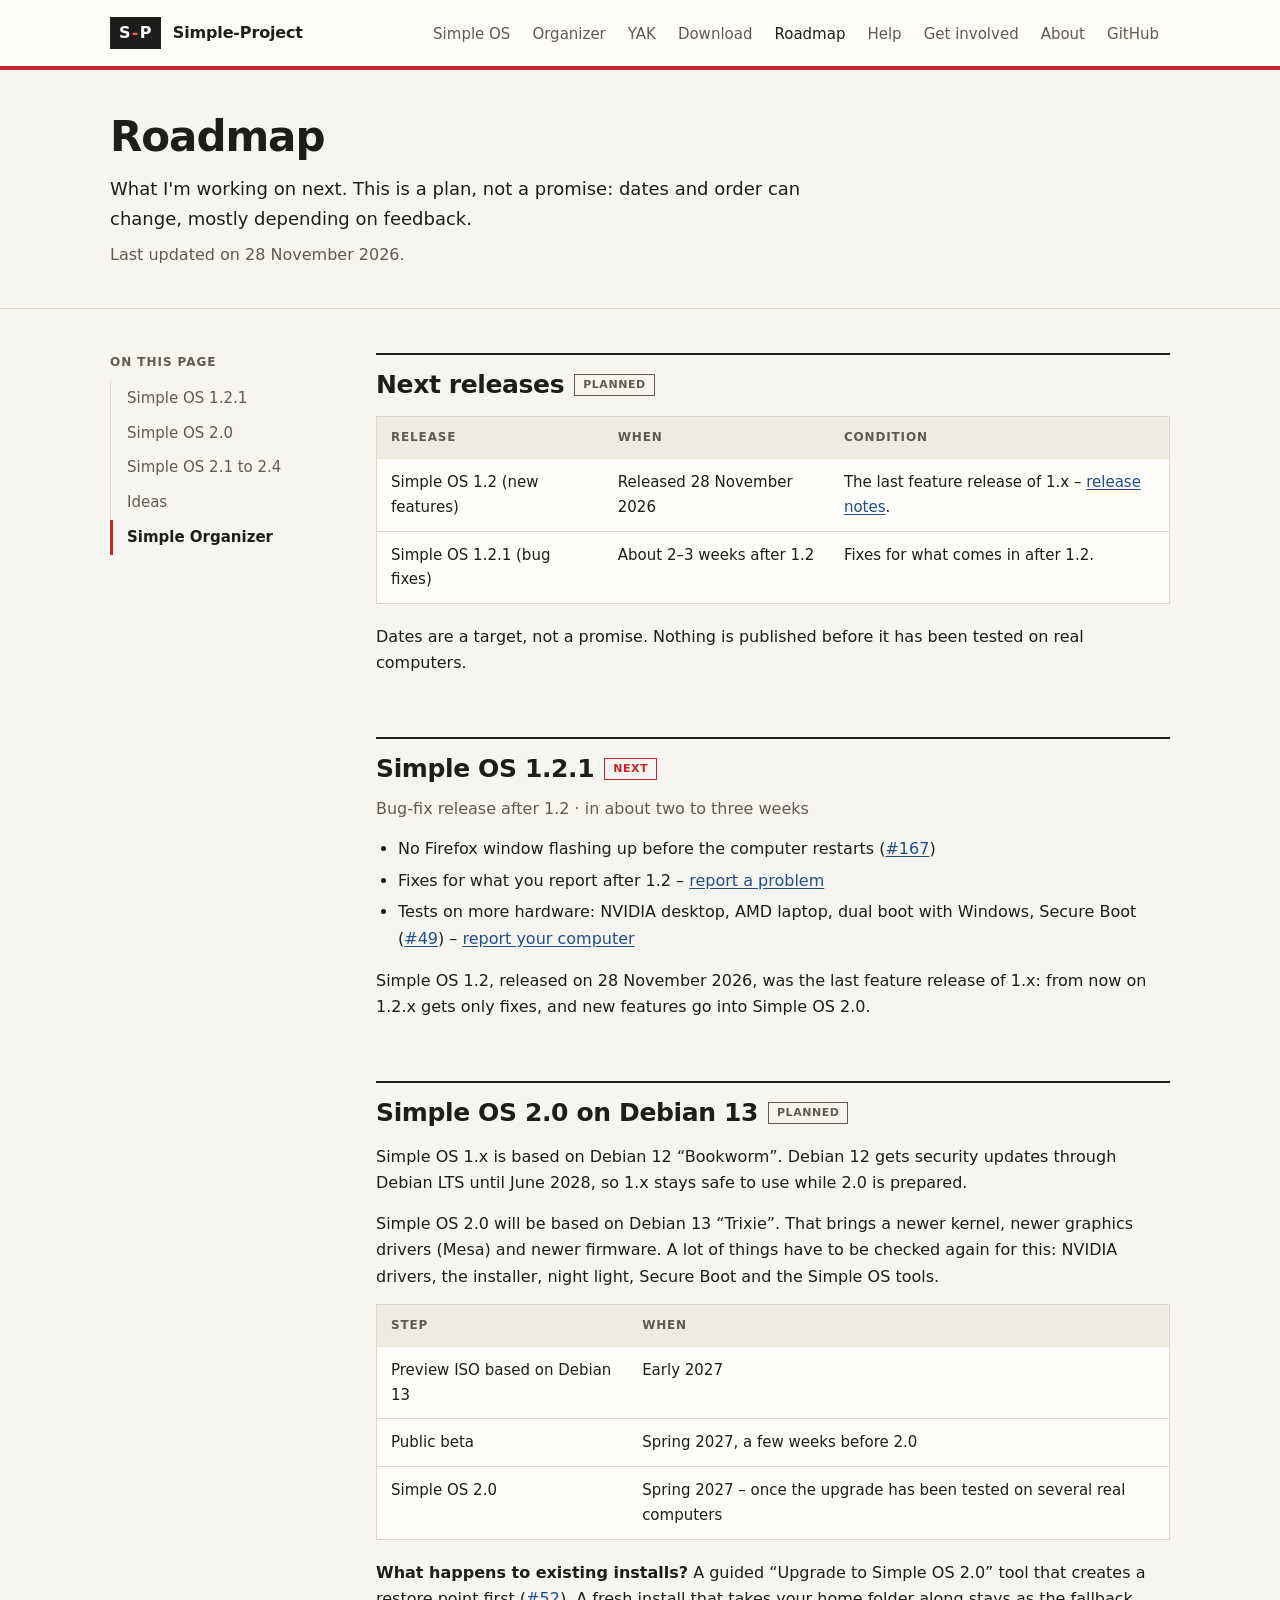
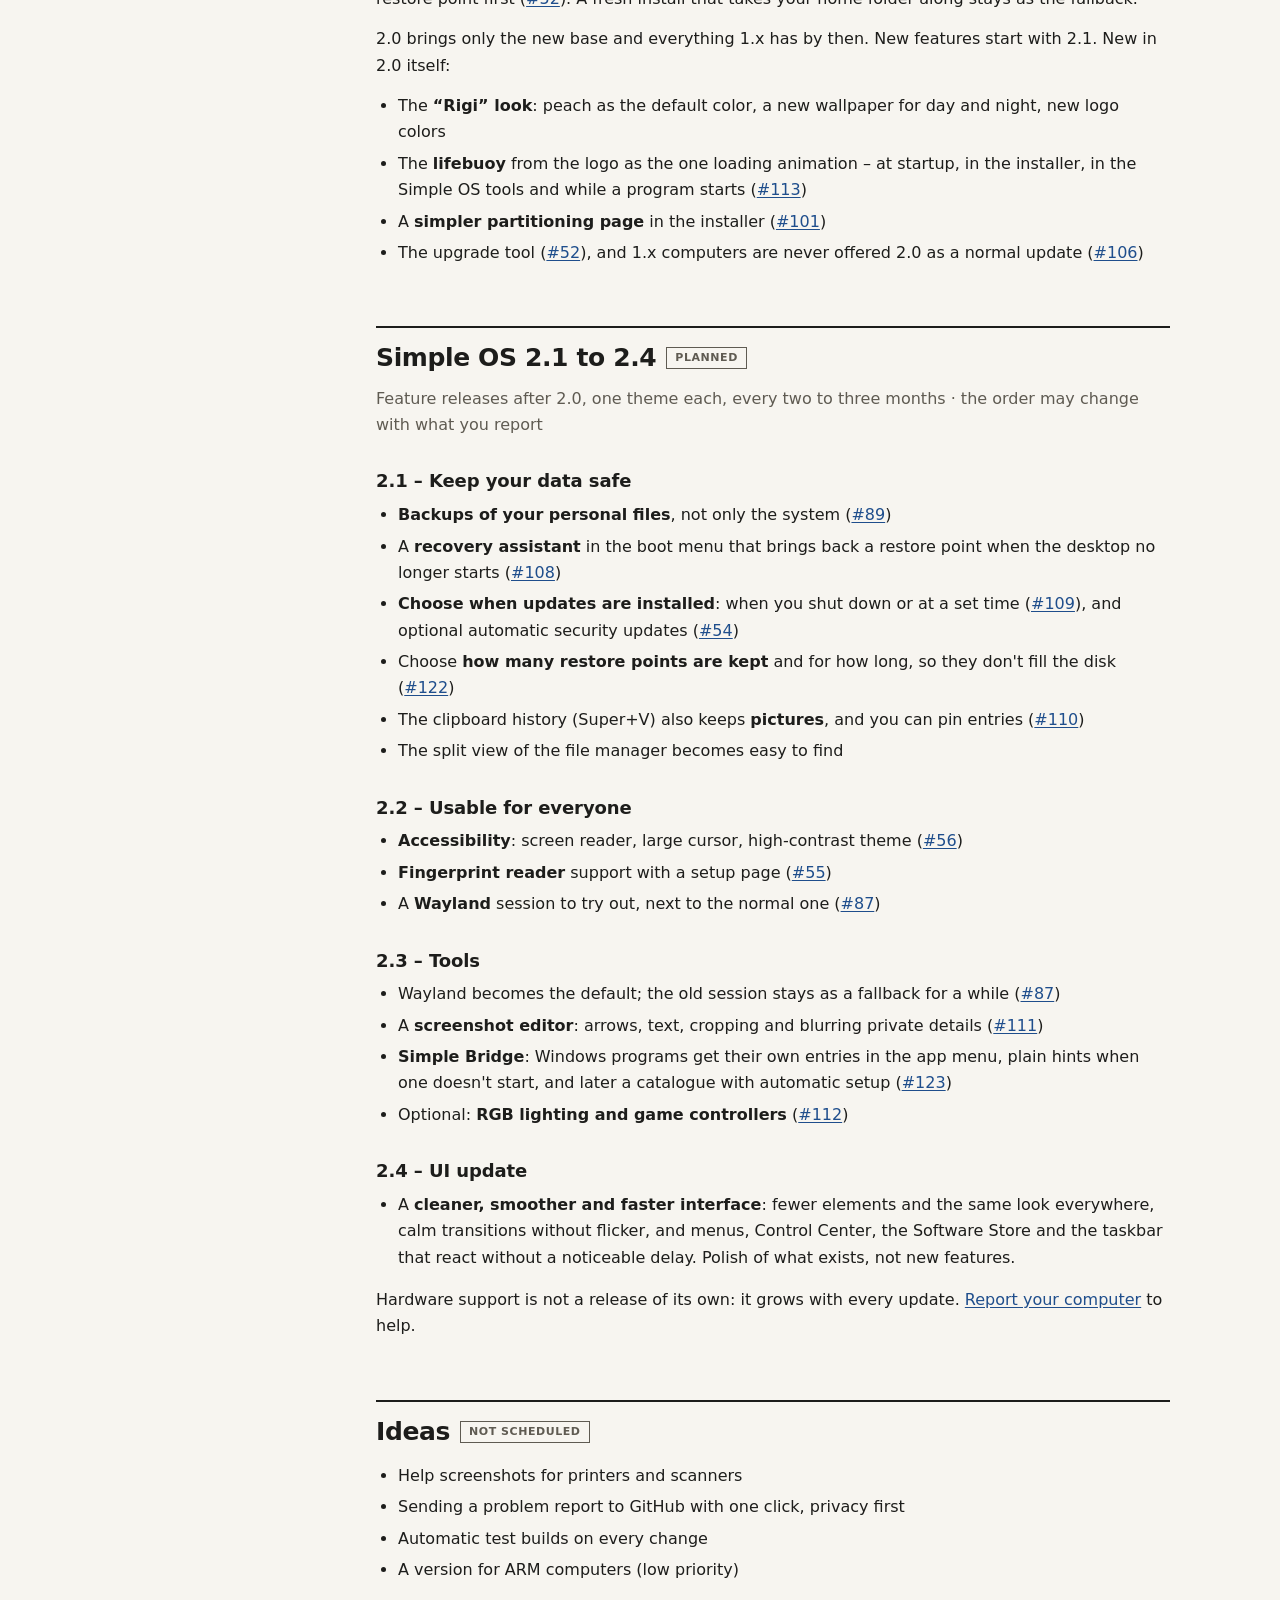
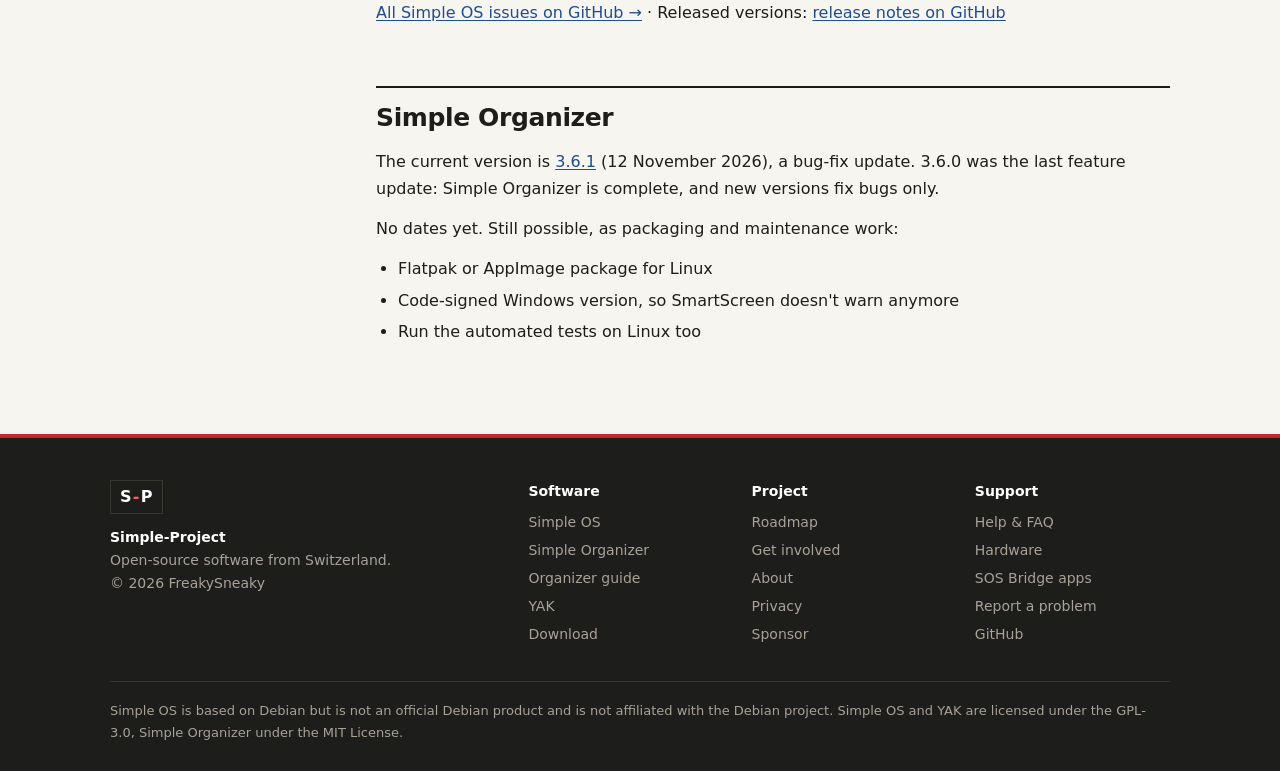
<file: roadmap.html>
<!doctype html>
<html lang="en">
<head>
<meta charset="utf-8">
<meta name="viewport" content="width=device-width, initial-scale=1">
<title>Roadmap – Simple-Project</title>
<meta name="description" content="What's planned for Simple OS 1.2.1 and 2.0 (Debian 13), and for Simple Organizer.">
<link rel="stylesheet" href="style.css">
<link rel="icon" href="favicon.svg" type="image/svg+xml">
<meta name="theme-color" content="#fffdf9">
<meta property="og:type" content="website">
<meta property="og:url" content="https://freakysneaky787.github.io/roadmap.html">
<link rel="canonical" href="https://freakysneaky787.github.io/roadmap.html">
<meta property="og:title" content="Roadmap – Simple-Project">
<meta property="og:description" content="What's planned for Simple OS 1.2.1 and 2.0 (Debian 13), and for Simple Organizer.">
<meta property="og:image" content="https://raw.githubusercontent.com/FreakySneaky787/Simple-OS/main/docs/sos-banner.png">
<script src="script.js" defer></script>
</head>
<body>

<a class="skip" href="#main">Skip to content</a>
<header class="site-head"><div class="wrap">
  <a class="logo" href="index.html"><span class="mark" aria-hidden="true"><span class="s">S</span><span class="d">-</span><span class="p">P</span></span><span>Simple-Project</span></a>
  <nav class="site-nav" aria-label="Main">
    <a href="simple-os.html">Simple OS</a>
    <a href="organizer.html">Organizer</a>
    <a href="yak.html">YAK</a>
    <a href="download.html">Download</a>
    <a href="roadmap.html" aria-current="page">Roadmap</a>
    <a href="help.html">Help</a>
    <a href="contribute.html">Get involved</a>
    <a href="about.html">About</a>
    <a href="https://github.com/FreakySneaky787">GitHub</a>
  </nav>
</div></header>

<div class="page-head"><div class="wrap">
  <h1>Roadmap</h1>
  <p class="lead">What I'm working on next. This is a plan, not a promise: dates and order can change, mostly depending on feedback.</p>
  <p class="meta">Last updated on 28 November 2026.</p>
</div></div>

<div class="wrap docs">
<aside>
  <nav class="toc" aria-label="On this page">
    <strong>On this page</strong>
    <ul>
      <li><a href="#v121">Simple OS 1.2.1</a></li>
      <li><a href="#v20">Simple OS 2.0</a></li>
      <li><a href="#v2x">Simple OS 2.1 to 2.4</a></li>
      <li><a href="#ideas">Ideas</a></li>
      <li><a href="#organizer">Simple Organizer</a></li>
    </ul>
  </nav>
</aside>

<main id="main" class="content">
  <h2 id="next">Next releases<span class="pill">Planned</span></h2>
  <div class="scroll"><table>
    <thead><tr><th>Release</th><th>When</th><th>Condition</th></tr></thead>
    <tbody>
      <tr><td>Simple OS 1.2 (new features)</td><td>Released 28 November 2026</td><td>The last feature release of 1.x – <a href="https://github.com/FreakySneaky787/Simple-OS/releases/tag/v1.2">release notes</a>.</td></tr>
      <tr><td>Simple OS 1.2.1 (bug fixes)</td><td>About 2–3 weeks after 1.2</td><td>Fixes for what comes in after 1.2.</td></tr>
    </tbody>
  </table></div>
  <p>Dates are a target, not a promise. Nothing is published before it has been tested on real computers.</p>

  <h2 id="v121">Simple OS 1.2.1<span class="pill next">Next</span></h2>
  <p class="when">Bug-fix release after 1.2 · in about two to three weeks</p>
  <ul>
    <li>No Firefox window flashing up before the computer restarts (<a href="https://github.com/FreakySneaky787/Simple-OS/issues/167">#167</a>)</li>
    <li>Fixes for what you report after 1.2 – <a href="https://github.com/FreakySneaky787/Simple-OS/issues/new/choose">report a problem</a></li>
    <li>Tests on more hardware: NVIDIA desktop, AMD laptop, dual boot with Windows, Secure Boot (<a href="https://github.com/FreakySneaky787/Simple-OS/issues/49">#49</a>) – <a href="hardware.html#report">report your computer</a></li>
  </ul>
  <p>Simple OS 1.2, released on 28 November 2026, was the last feature release of 1.x: from now on 1.2.x gets only fixes, and new features go into Simple OS 2.0.</p>

  <h2 id="v20">Simple OS 2.0 on Debian 13<span class="pill">Planned</span></h2>
  <p>Simple OS 1.x is based on Debian 12 “Bookworm”. Debian 12 gets security updates through Debian LTS until June 2028, so 1.x stays safe to use while 2.0 is prepared.</p>
  <p>Simple OS 2.0 will be based on Debian 13 “Trixie”. That brings a newer kernel, newer graphics drivers (Mesa) and newer firmware. A lot of things have to be checked again for this: NVIDIA drivers, the installer, night light, Secure Boot and the Simple OS tools.</p>
  <div class="scroll"><table>
    <thead><tr><th>Step</th><th>When</th></tr></thead>
    <tbody>
      <tr><td>Preview ISO based on Debian 13</td><td>Early 2027</td></tr>
      <tr><td>Public beta</td><td>Spring 2027, a few weeks before 2.0</td></tr>
      <tr><td>Simple OS 2.0</td><td>Spring 2027 – once the upgrade has been tested on several real computers</td></tr>
    </tbody>
  </table></div>
  <p><strong>What happens to existing installs?</strong> A guided “Upgrade to Simple OS 2.0” tool that creates a restore point first (<a href="https://github.com/FreakySneaky787/Simple-OS/issues/52">#52</a>). A fresh install that takes your home folder along stays as the fallback.</p>
  <p>2.0 brings only the new base and everything 1.x has by then. New features start with 2.1. New in 2.0 itself:</p>
  <ul>
    <li>The <strong>“Rigi” look</strong>: peach as the default color, a new wallpaper for day and night, new logo colors</li>
    <li>The <strong>lifebuoy</strong> from the logo as the one loading animation – at startup, in the installer, in the Simple OS tools and while a program starts (<a href="https://github.com/FreakySneaky787/Simple-OS/issues/113">#113</a>)</li>
    <li>A <strong>simpler partitioning page</strong> in the installer (<a href="https://github.com/FreakySneaky787/Simple-OS/issues/101">#101</a>)</li>
    <li>The upgrade tool (<a href="https://github.com/FreakySneaky787/Simple-OS/issues/52">#52</a>), and 1.x computers are never offered 2.0 as a normal update (<a href="https://github.com/FreakySneaky787/Simple-OS/issues/106">#106</a>)</li>
  </ul>

  <h2 id="v2x">Simple OS 2.1 to 2.4<span class="pill">Planned</span></h2>
  <p class="when">Feature releases after 2.0, one theme each, every two to three months · the order may change with what you report</p>
  <h3>2.1 – Keep your data safe</h3>
  <ul>
    <li><strong>Backups of your personal files</strong>, not only the system (<a href="https://github.com/FreakySneaky787/Simple-OS/issues/89">#89</a>)</li>
    <li>A <strong>recovery assistant</strong> in the boot menu that brings back a restore point when the desktop no longer starts (<a href="https://github.com/FreakySneaky787/Simple-OS/issues/108">#108</a>)</li>
    <li><strong>Choose when updates are installed</strong>: when you shut down or at a set time (<a href="https://github.com/FreakySneaky787/Simple-OS/issues/109">#109</a>), and optional automatic security updates (<a href="https://github.com/FreakySneaky787/Simple-OS/issues/54">#54</a>)</li>
    <li>Choose <strong>how many restore points are kept</strong> and for how long, so they don't fill the disk (<a href="https://github.com/FreakySneaky787/Simple-OS/issues/122">#122</a>)</li>
    <li>The clipboard history (Super+V) also keeps <strong>pictures</strong>, and you can pin entries (<a href="https://github.com/FreakySneaky787/Simple-OS/issues/110">#110</a>)</li>
    <li>The split view of the file manager becomes easy to find</li>
  </ul>
  <h3>2.2 – Usable for everyone</h3>
  <ul>
    <li><strong>Accessibility</strong>: screen reader, large cursor, high-contrast theme (<a href="https://github.com/FreakySneaky787/Simple-OS/issues/56">#56</a>)</li>
    <li><strong>Fingerprint reader</strong> support with a setup page (<a href="https://github.com/FreakySneaky787/Simple-OS/issues/55">#55</a>)</li>
    <li>A <strong>Wayland</strong> session to try out, next to the normal one (<a href="https://github.com/FreakySneaky787/Simple-OS/issues/87">#87</a>)</li>
  </ul>
  <h3>2.3 – Tools</h3>
  <ul>
    <li>Wayland becomes the default; the old session stays as a fallback for a while (<a href="https://github.com/FreakySneaky787/Simple-OS/issues/87">#87</a>)</li>
    <li>A <strong>screenshot editor</strong>: arrows, text, cropping and blurring private details (<a href="https://github.com/FreakySneaky787/Simple-OS/issues/111">#111</a>)</li>
    <li><strong>Simple Bridge</strong>: Windows programs get their own entries in the app menu, plain hints when one doesn't start, and later a catalogue with automatic setup (<a href="https://github.com/FreakySneaky787/Simple-OS/issues/123">#123</a>)</li>
    <li>Optional: <strong>RGB lighting and game controllers</strong> (<a href="https://github.com/FreakySneaky787/Simple-OS/issues/112">#112</a>)</li>
  </ul>
  <h3>2.4 – UI update</h3>
  <ul>
    <li>A <strong>cleaner, smoother and faster interface</strong>: fewer elements and the same look everywhere, calm transitions without flicker, and menus, Control Center, the Software Store and the taskbar that react without a noticeable delay. Polish of what exists, not new features.</li>
  </ul>
  <p>Hardware support is not a release of its own: it grows with every update. <a href="hardware.html#report">Report your computer</a> to help.</p>

  <h2 id="ideas">Ideas<span class="pill">Not scheduled</span></h2>
  <ul>
    <li>Help screenshots for printers and scanners</li>
    <li>Sending a problem report to GitHub with one click, privacy first</li>
    <li>Automatic test builds on every change</li>
    <li>A version for ARM computers (low priority)</li>
  </ul>

  <p><a href="https://github.com/FreakySneaky787/Simple-OS/issues">All Simple OS issues on GitHub →</a> · Released versions: <a href="https://github.com/FreakySneaky787/Simple-OS/releases">release notes on GitHub</a></p>

  <h2 id="organizer">Simple Organizer</h2>
  <p>The current version is <a href="https://github.com/FreakySneaky787/Simple-Organizer/releases/tag/v3.6.1">3.6.1</a> (12 November 2026), a bug-fix update. 3.6.0 was the last feature update: Simple Organizer is complete, and new versions fix bugs only.</p>
  <p>No dates yet. Still possible, as packaging and maintenance work:</p>
  <ul>
    <li>Flatpak or AppImage package for Linux</li>
    <li>Code-signed Windows version, so SmartScreen doesn't warn anymore</li>
    <li>Run the automated tests on Linux too</li>
  </ul>
</main>
</div>

<footer class="site-foot"><div class="wrap">
  <div class="cols">
    <div><span class="mark" aria-hidden="true"><span class="s">S</span><span class="d">-</span><span class="p">P</span></span><br><strong>Simple-Project</strong><br>Open-source software from Switzerland.<br>&copy; 2026 FreakySneaky</div>
    <div><strong>Software</strong><ul><li><a href="simple-os.html">Simple OS</a></li><li><a href="organizer.html">Simple Organizer</a></li><li><a href="organizer-guide.html">Organizer guide</a></li><li><a href="yak.html">YAK</a></li><li><a href="download.html">Download</a></li></ul></div>
    <div><strong>Project</strong><ul><li><a href="roadmap.html">Roadmap</a></li><li><a href="contribute.html">Get involved</a></li><li><a href="about.html">About</a></li><li><a href="about.html#privacy">Privacy</a></li><li><a href="https://github.com/sponsors/FreakySneaky787">Sponsor</a></li></ul></div>
    <div><strong>Support</strong><ul><li><a href="help.html">Help &amp; FAQ</a></li><li><a href="hardware.html">Hardware</a></li><li><a href="sos-bridge.html">SOS Bridge apps</a></li><li><a href="help.html#report">Report a problem</a></li><li><a href="https://github.com/FreakySneaky787">GitHub</a></li></ul></div>
  </div>
  <p class="legal">Simple OS is based on Debian but is not an official Debian product and is not affiliated with the Debian project. Simple OS and YAK are licensed under the GPL-3.0, Simple Organizer under the MIT License.</p>
</div></footer>

</body>
</html>
</file>
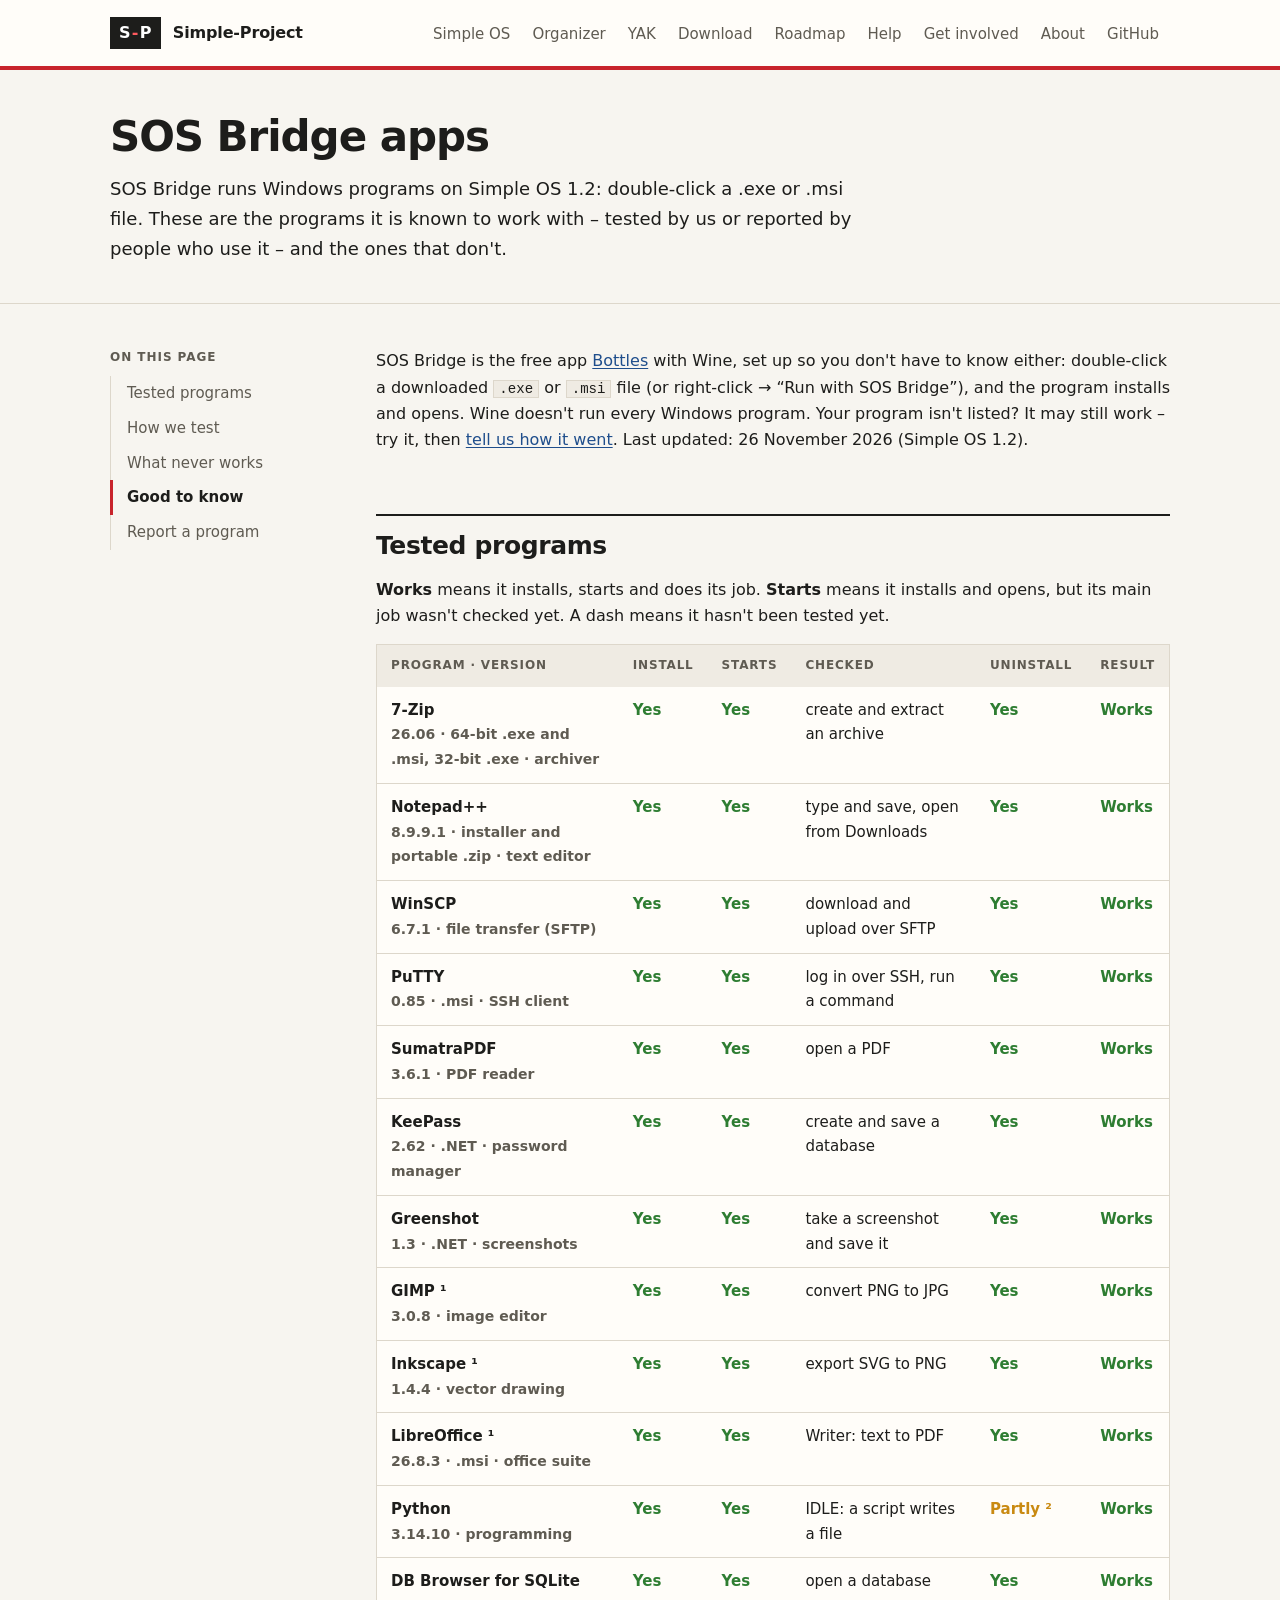
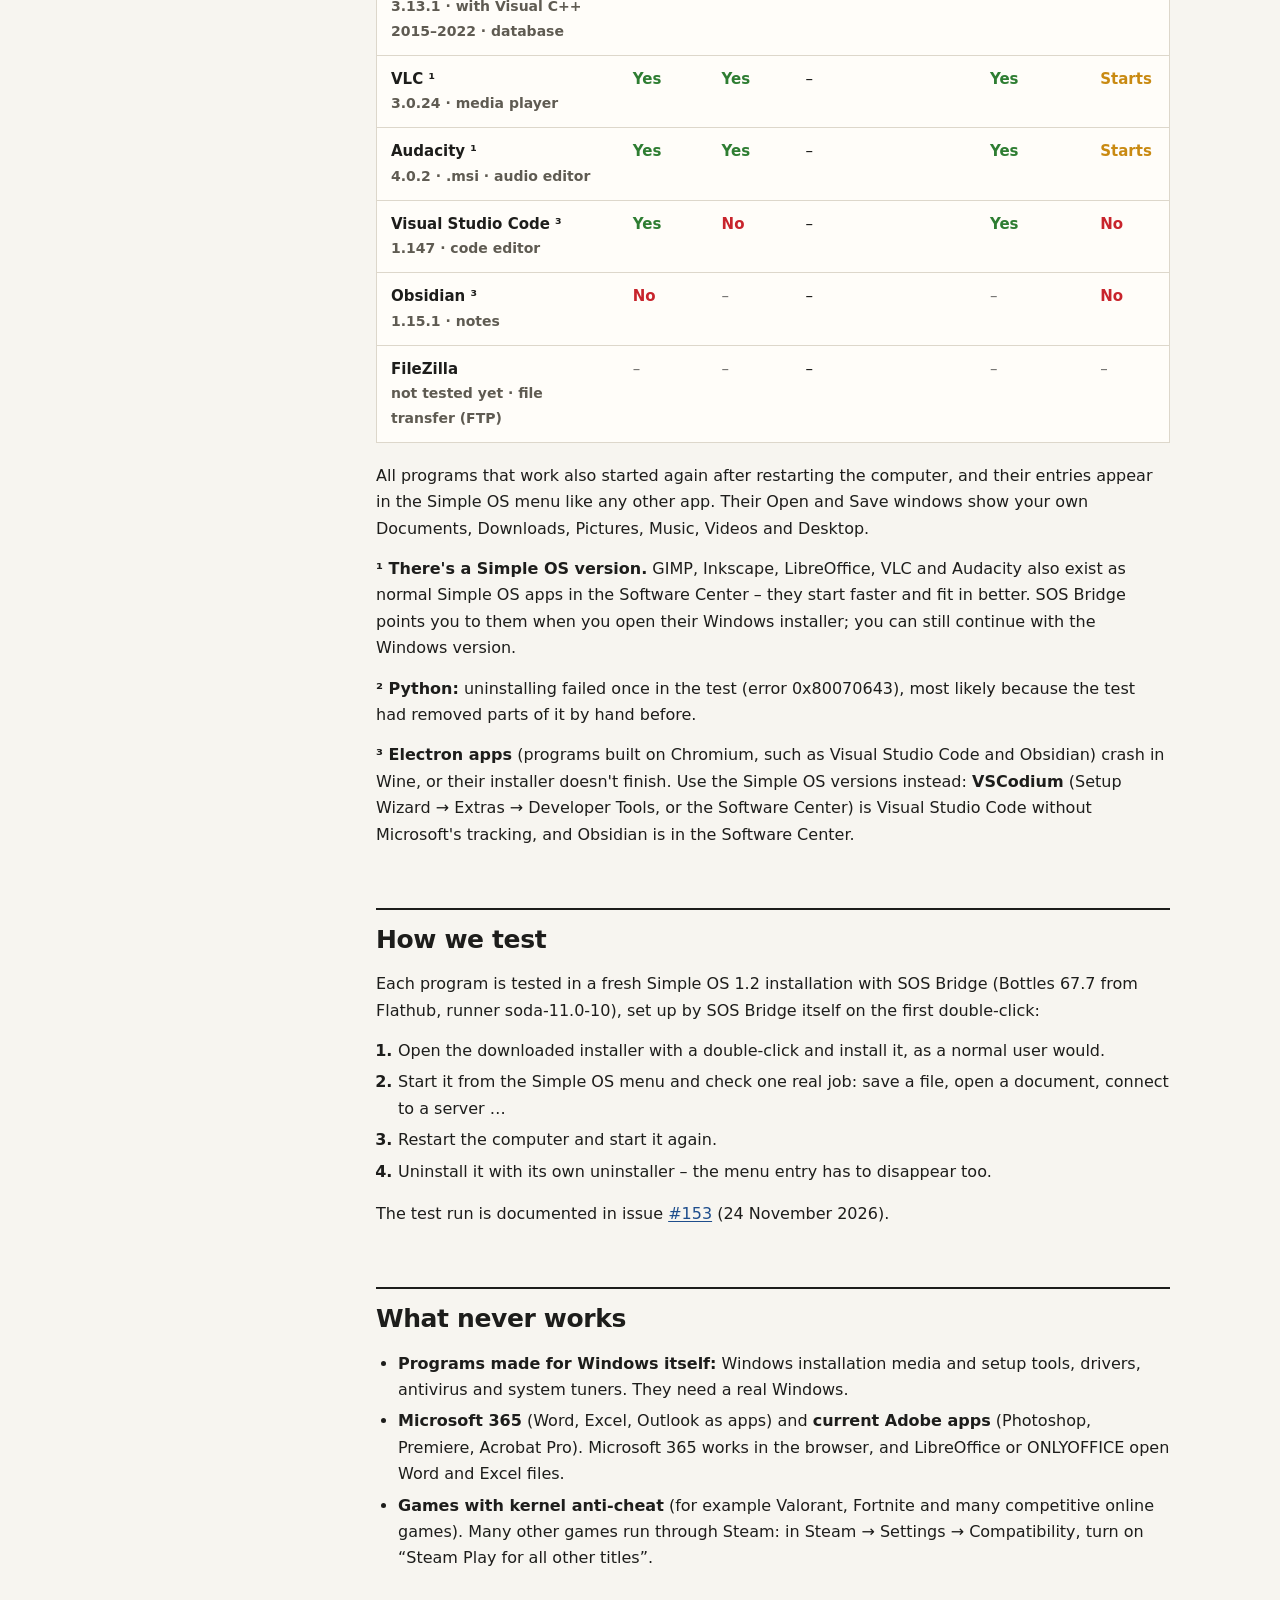
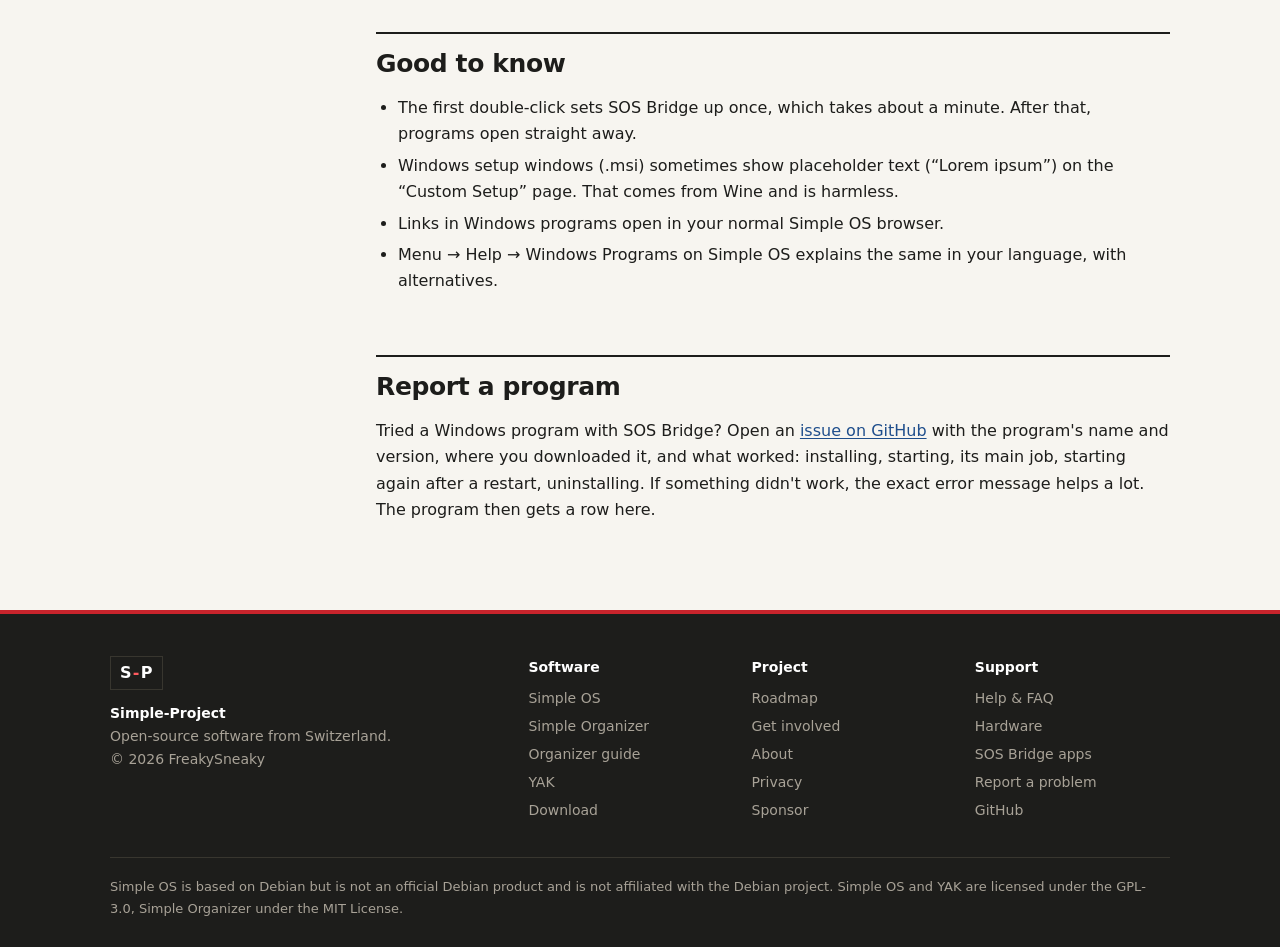
<file: sos-bridge.html>
<!doctype html>
<html lang="en">
<head>
<meta charset="utf-8">
<meta name="viewport" content="width=device-width, initial-scale=1">
<title>SOS Bridge apps – Simple-Project</title>
<meta name="description" content="Windows programs tested with SOS Bridge on Simple OS: which work, which don&#39;t, and how to report a program.">
<link rel="stylesheet" href="style.css">
<link rel="icon" href="favicon.svg" type="image/svg+xml">
<meta name="theme-color" content="#fffdf9">
<meta property="og:type" content="website">
<meta property="og:url" content="https://freakysneaky787.github.io/sos-bridge.html">
<link rel="canonical" href="https://freakysneaky787.github.io/sos-bridge.html">
<meta property="og:title" content="SOS Bridge apps – Simple-Project">
<meta property="og:description" content="Windows programs tested with SOS Bridge on Simple OS: which work, which don&#39;t, and how to report a program.">
<meta property="og:image" content="https://raw.githubusercontent.com/FreakySneaky787/Simple-OS/main/docs/sos-banner.png">
<script src="script.js" defer></script>
</head>
<body>

<a class="skip" href="#main">Skip to content</a>
<header class="site-head"><div class="wrap">
  <a class="logo" href="index.html"><span class="mark" aria-hidden="true"><span class="s">S</span><span class="d">-</span><span class="p">P</span></span><span>Simple-Project</span></a>
  <nav class="site-nav" aria-label="Main">
    <a href="simple-os.html">Simple OS</a>
    <a href="organizer.html">Organizer</a>
    <a href="yak.html">YAK</a>
    <a href="download.html">Download</a>
    <a href="roadmap.html">Roadmap</a>
    <a href="help.html">Help</a>
    <a href="contribute.html">Get involved</a>
    <a href="about.html">About</a>
    <a href="https://github.com/FreakySneaky787">GitHub</a>
  </nav>
</div></header>

<div class="page-head"><div class="wrap">
  <h1>SOS Bridge apps</h1>
  <p class="lead">SOS Bridge runs Windows programs on Simple OS 1.2: double-click a .exe or .msi file. These are the programs it is known to work with – tested by us or reported by people who use it – and the ones that don't.</p>
</div></div>

<div class="wrap docs">
<aside>
  <nav class="toc" aria-label="On this page">
    <strong>On this page</strong>
    <ul>
      <li><a href="#tested">Tested programs</a></li>
      <li><a href="#how">How we test</a></li>
      <li><a href="#never">What never works</a></li>
      <li><a href="#good">Good to know</a></li>
      <li><a href="#report">Report a program</a></li>
    </ul>
  </nav>
</aside>

<main id="main" class="content">
  <p>SOS Bridge is the free app <a href="https://usebottles.com">Bottles</a> with Wine, set up so you don't have to know either: double-click a downloaded <code>.exe</code> or <code>.msi</code> file (or right-click → “Run with SOS Bridge”), and the program installs and opens. Wine doesn't run every Windows program. Your program isn't listed? It may still work – try it, then <a href="#report">tell us how it went</a>. Last updated: 26 November 2026 (Simple OS 1.2).</p>

  <h2 id="tested">Tested programs</h2>
  <p><strong>Works</strong> means it installs, starts and does its job. <strong>Starts</strong> means it installs and opens, but its main job wasn't checked yet. A dash means it hasn't been tested yet.</p>
  <div class="scroll"><table>
    <thead><tr><th>Program · version</th><th>Install</th><th>Starts</th><th>Checked</th><th>Uninstall</th><th>Result</th></tr></thead>
    <tbody>
      <tr><th style="white-space:normal">7-Zip<br><span class="sub small">26.06 · 64-bit .exe and .msi, 32-bit .exe · archiver</span></th><td class="yes">Yes</td><td class="yes">Yes</td><td style="white-space:normal">create and extract an archive</td><td class="yes">Yes</td><td class="yes"><strong>Works</strong></td></tr>
      <tr><th style="white-space:normal">Notepad++<br><span class="sub small">8.9.9.1 · installer and portable .zip · text editor</span></th><td class="yes">Yes</td><td class="yes">Yes</td><td style="white-space:normal">type and save, open from Downloads</td><td class="yes">Yes</td><td class="yes"><strong>Works</strong></td></tr>
      <tr><th style="white-space:normal">WinSCP<br><span class="sub small">6.7.1 · file transfer (SFTP)</span></th><td class="yes">Yes</td><td class="yes">Yes</td><td style="white-space:normal">download and upload over SFTP</td><td class="yes">Yes</td><td class="yes"><strong>Works</strong></td></tr>
      <tr><th style="white-space:normal">PuTTY<br><span class="sub small">0.85 · .msi · SSH client</span></th><td class="yes">Yes</td><td class="yes">Yes</td><td style="white-space:normal">log in over SSH, run a command</td><td class="yes">Yes</td><td class="yes"><strong>Works</strong></td></tr>
      <tr><th style="white-space:normal">SumatraPDF<br><span class="sub small">3.6.1 · PDF reader</span></th><td class="yes">Yes</td><td class="yes">Yes</td><td style="white-space:normal">open a PDF</td><td class="yes">Yes</td><td class="yes"><strong>Works</strong></td></tr>
      <tr><th style="white-space:normal">KeePass<br><span class="sub small">2.62 · .NET · password manager</span></th><td class="yes">Yes</td><td class="yes">Yes</td><td style="white-space:normal">create and save a database</td><td class="yes">Yes</td><td class="yes"><strong>Works</strong></td></tr>
      <tr><th style="white-space:normal">Greenshot<br><span class="sub small">1.3 · .NET · screenshots</span></th><td class="yes">Yes</td><td class="yes">Yes</td><td style="white-space:normal">take a screenshot and save it</td><td class="yes">Yes</td><td class="yes"><strong>Works</strong></td></tr>
      <tr><th style="white-space:normal">GIMP ¹<br><span class="sub small">3.0.8 · image editor</span></th><td class="yes">Yes</td><td class="yes">Yes</td><td style="white-space:normal">convert PNG to JPG</td><td class="yes">Yes</td><td class="yes"><strong>Works</strong></td></tr>
      <tr><th style="white-space:normal">Inkscape ¹<br><span class="sub small">1.4.4 · vector drawing</span></th><td class="yes">Yes</td><td class="yes">Yes</td><td style="white-space:normal">export SVG to PNG</td><td class="yes">Yes</td><td class="yes"><strong>Works</strong></td></tr>
      <tr><th style="white-space:normal">LibreOffice ¹<br><span class="sub small">26.8.3 · .msi · office suite</span></th><td class="yes">Yes</td><td class="yes">Yes</td><td style="white-space:normal">Writer: text to PDF</td><td class="yes">Yes</td><td class="yes"><strong>Works</strong></td></tr>
      <tr><th style="white-space:normal">Python<br><span class="sub small">3.14.10 · programming</span></th><td class="yes">Yes</td><td class="yes">Yes</td><td style="white-space:normal">IDLE: a script writes a file</td><td class="part">Partly ²</td><td class="yes"><strong>Works</strong></td></tr>
      <tr><th style="white-space:normal">DB Browser for SQLite<br><span class="sub small">3.13.1 · with Visual C++ 2015–2022 · database</span></th><td class="yes">Yes</td><td class="yes">Yes</td><td style="white-space:normal">open a database</td><td class="yes">Yes</td><td class="yes"><strong>Works</strong></td></tr>
      <tr><th style="white-space:normal">VLC ¹<br><span class="sub small">3.0.24 · media player</span></th><td class="yes">Yes</td><td class="yes">Yes</td><td style="white-space:normal">–</td><td class="yes">Yes</td><td class="part"><strong>Starts</strong></td></tr>
      <tr><th style="white-space:normal">Audacity ¹<br><span class="sub small">4.0.2 · .msi · audio editor</span></th><td class="yes">Yes</td><td class="yes">Yes</td><td style="white-space:normal">–</td><td class="yes">Yes</td><td class="part"><strong>Starts</strong></td></tr>
      <tr><th style="white-space:normal">Visual Studio Code ³<br><span class="sub small">1.147 · code editor</span></th><td class="yes">Yes</td><td class="no">No</td><td style="white-space:normal">–</td><td class="yes">Yes</td><td class="no"><strong>No</strong></td></tr>
      <tr><th style="white-space:normal">Obsidian ³<br><span class="sub small">1.15.1 · notes</span></th><td class="no">No</td><td class="na">–</td><td style="white-space:normal">–</td><td class="na">–</td><td class="no"><strong>No</strong></td></tr>
      <tr><th style="white-space:normal">FileZilla<br><span class="sub small">not tested yet · file transfer (FTP)</span></th><td class="na">–</td><td class="na">–</td><td style="white-space:normal">–</td><td class="na">–</td><td class="na">–</td></tr>
    </tbody>
  </table></div>
  <p>All programs that work also started again after restarting the computer, and their entries appear in the Simple OS menu like any other app. Their Open and Save windows show your own Documents, Downloads, Pictures, Music, Videos and Desktop.</p>
  <p><strong>¹ There's a Simple OS version.</strong> GIMP, Inkscape, LibreOffice, VLC and Audacity also exist as normal Simple OS apps in the Software Center – they start faster and fit in better. SOS Bridge points you to them when you open their Windows installer; you can still continue with the Windows version.</p>
  <p><strong>² Python:</strong> uninstalling failed once in the test (error 0x80070643), most likely because the test had removed parts of it by hand before.</p>
  <p><strong>³ Electron apps</strong> (programs built on Chromium, such as Visual Studio Code and Obsidian) crash in Wine, or their installer doesn't finish. Use the Simple OS versions instead: <strong>VSCodium</strong> (Setup Wizard → Extras → Developer Tools, or the Software Center) is Visual Studio Code without Microsoft's tracking, and Obsidian is in the Software Center.</p>

  <h2 id="how">How we test</h2>
  <p>Each program is tested in a fresh Simple OS 1.2 installation with SOS Bridge (Bottles 67.7 from Flathub, runner soda-11.0-10), set up by SOS Bridge itself on the first double-click:</p>
  <ol>
    <li>Open the downloaded installer with a double-click and install it, as a normal user would.</li>
    <li>Start it from the Simple OS menu and check one real job: save a file, open a document, connect to a server …</li>
    <li>Restart the computer and start it again.</li>
    <li>Uninstall it with its own uninstaller – the menu entry has to disappear too.</li>
  </ol>
  <p>The test run is documented in issue <a href="https://github.com/FreakySneaky787/Simple-OS/issues/153">#153</a> (24 November 2026).</p>

  <h2 id="never">What never works</h2>
  <ul>
    <li><strong>Programs made for Windows itself:</strong> Windows installation media and setup tools, drivers, antivirus and system tuners. They need a real Windows.</li>
    <li><strong>Microsoft 365</strong> (Word, Excel, Outlook as apps) and <strong>current Adobe apps</strong> (Photoshop, Premiere, Acrobat Pro). Microsoft 365 works in the browser, and LibreOffice or ONLYOFFICE open Word and Excel files.</li>
    <li><strong>Games with kernel anti-cheat</strong> (for example Valorant, Fortnite and many competitive online games). Many other games run through Steam: in Steam → Settings → Compatibility, turn on “Steam Play for all other titles”.</li>
  </ul>

  <h2 id="good">Good to know</h2>
  <ul>
    <li>The first double-click sets SOS Bridge up once, which takes about a minute. After that, programs open straight away.</li>
    <li>Windows setup windows (.msi) sometimes show placeholder text (“Lorem ipsum”) on the “Custom Setup” page. That comes from Wine and is harmless.</li>
    <li>Links in Windows programs open in your normal Simple OS browser.</li>
    <li>Menu → Help → Windows Programs on Simple OS explains the same in your language, with alternatives.</li>
  </ul>

  <h2 id="report">Report a program</h2>
  <p>Tried a Windows program with SOS Bridge? Open an <a href="https://github.com/FreakySneaky787/Simple-OS/issues/new?title=SOS%20Bridge%3A%20">issue on GitHub</a> with the program's name and version, where you downloaded it, and what worked: installing, starting, its main job, starting again after a restart, uninstalling. If something didn't work, the exact error message helps a lot. The program then gets a row here.</p>
</main>
</div>

<footer class="site-foot"><div class="wrap">
  <div class="cols">
    <div><span class="mark" aria-hidden="true"><span class="s">S</span><span class="d">-</span><span class="p">P</span></span><br><strong>Simple-Project</strong><br>Open-source software from Switzerland.<br>&copy; 2026 FreakySneaky</div>
    <div><strong>Software</strong><ul><li><a href="simple-os.html">Simple OS</a></li><li><a href="organizer.html">Simple Organizer</a></li><li><a href="organizer-guide.html">Organizer guide</a></li><li><a href="yak.html">YAK</a></li><li><a href="download.html">Download</a></li></ul></div>
    <div><strong>Project</strong><ul><li><a href="roadmap.html">Roadmap</a></li><li><a href="contribute.html">Get involved</a></li><li><a href="about.html">About</a></li><li><a href="about.html#privacy">Privacy</a></li><li><a href="https://github.com/sponsors/FreakySneaky787">Sponsor</a></li></ul></div>
    <div><strong>Support</strong><ul><li><a href="help.html">Help &amp; FAQ</a></li><li><a href="hardware.html">Hardware</a></li><li><a href="sos-bridge.html">SOS Bridge apps</a></li><li><a href="help.html#report">Report a problem</a></li><li><a href="https://github.com/FreakySneaky787">GitHub</a></li></ul></div>
  </div>
  <p class="legal">Simple OS is based on Debian but is not an official Debian product and is not affiliated with the Debian project. Simple OS and YAK are licensed under the GPL-3.0, Simple Organizer under the MIT License.</p>
</div></footer>

</body>
</html>
</file>
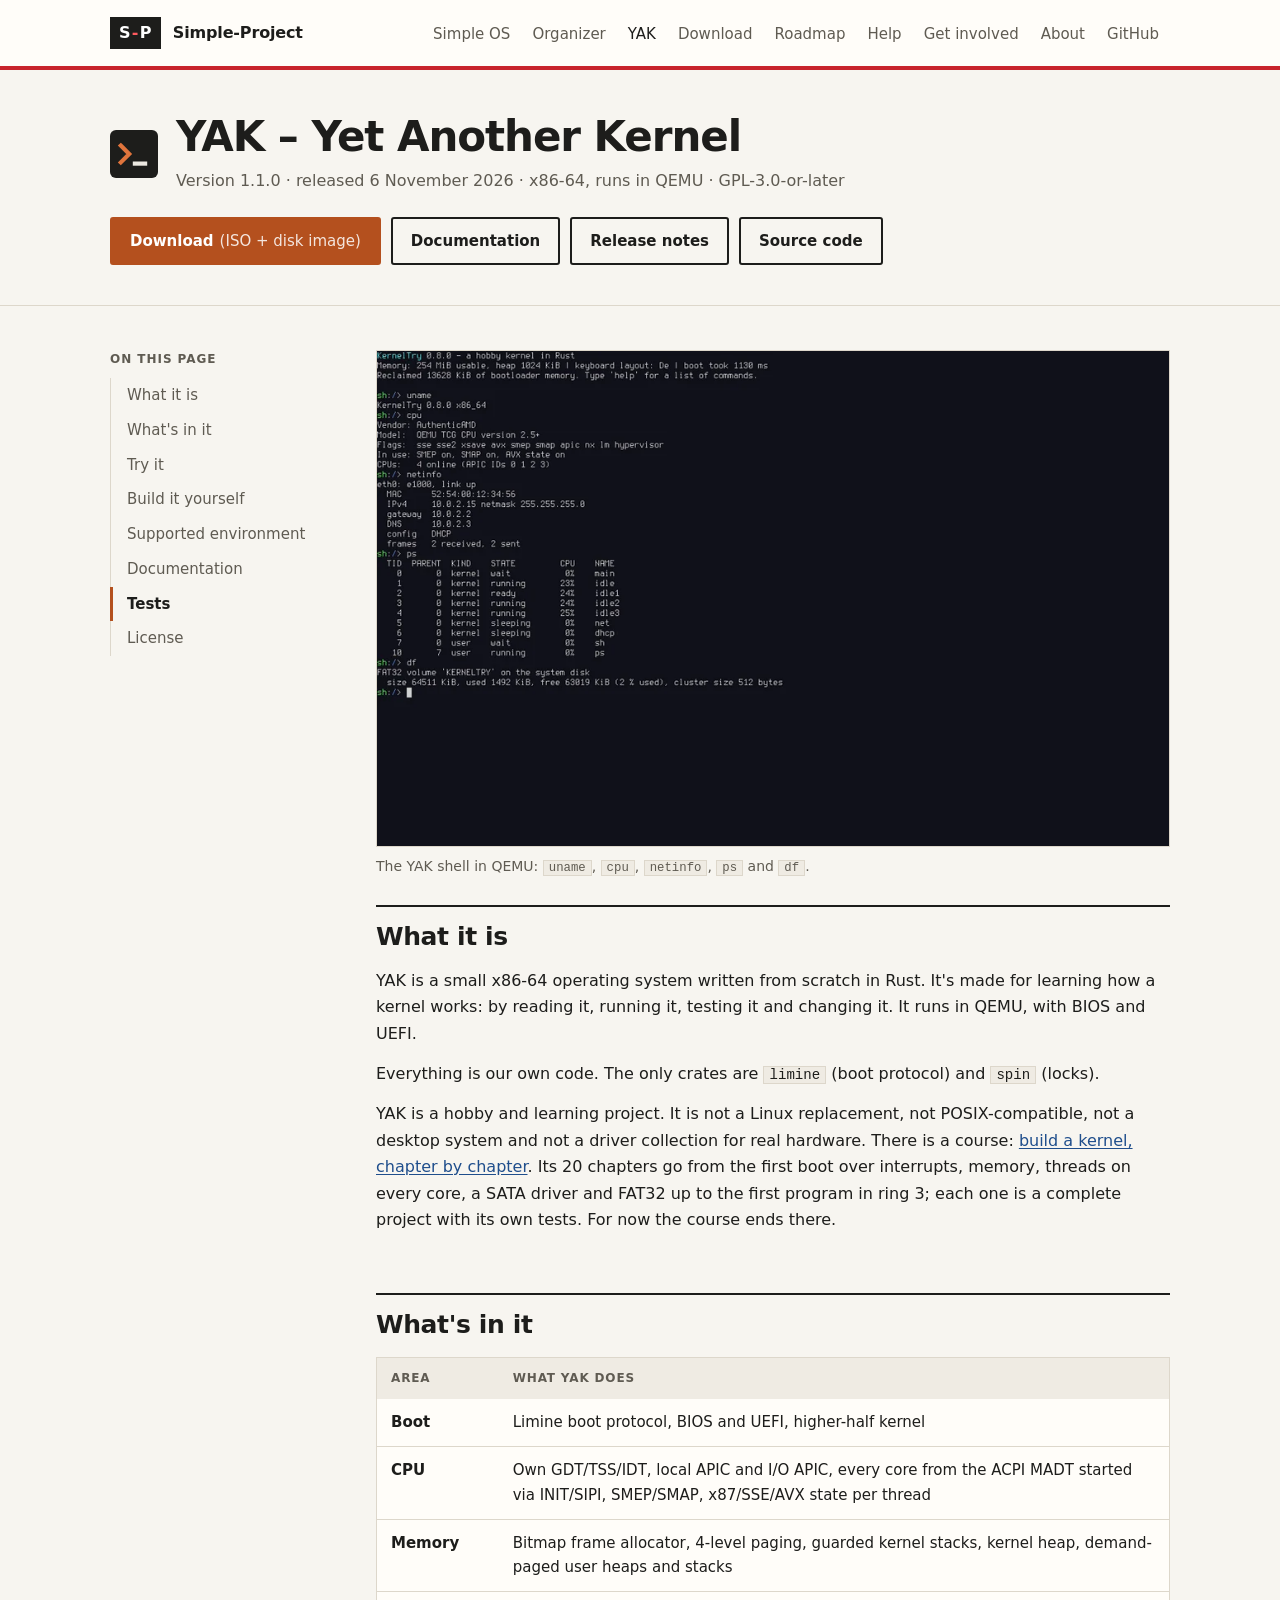
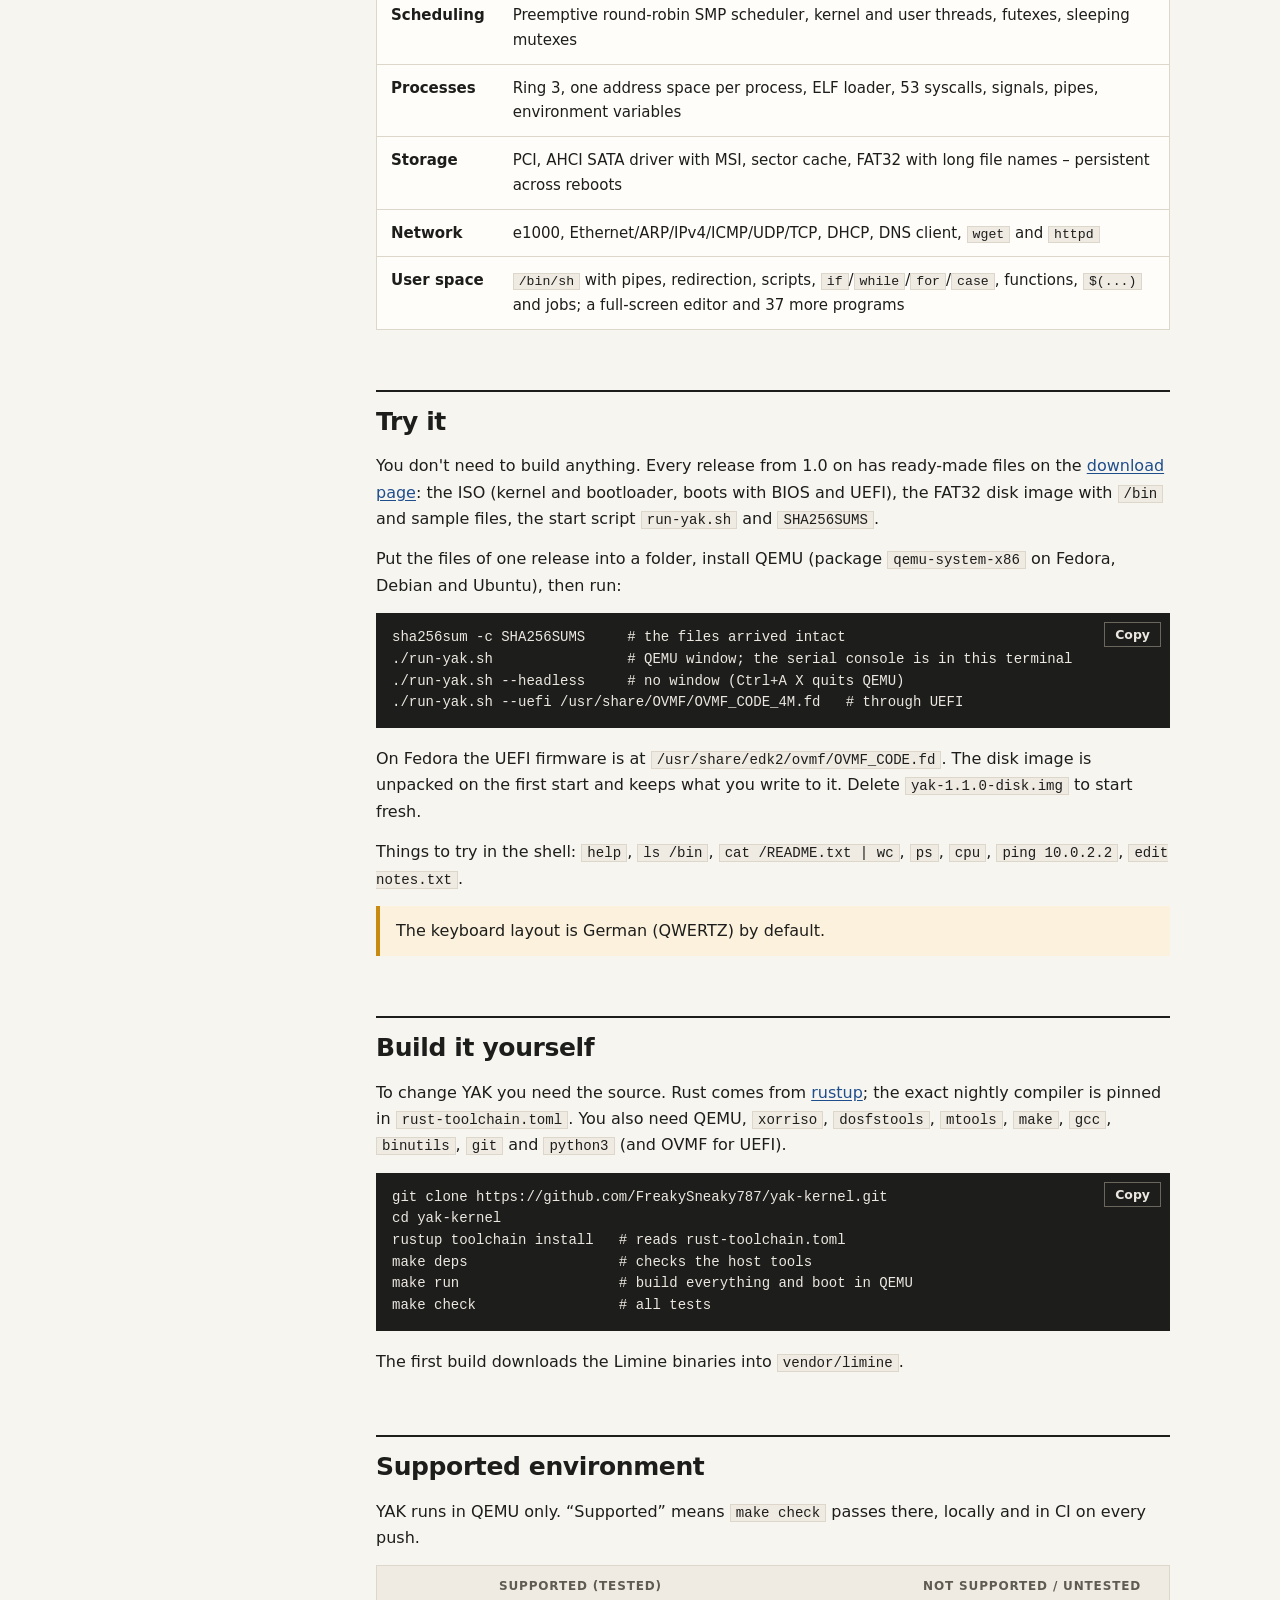
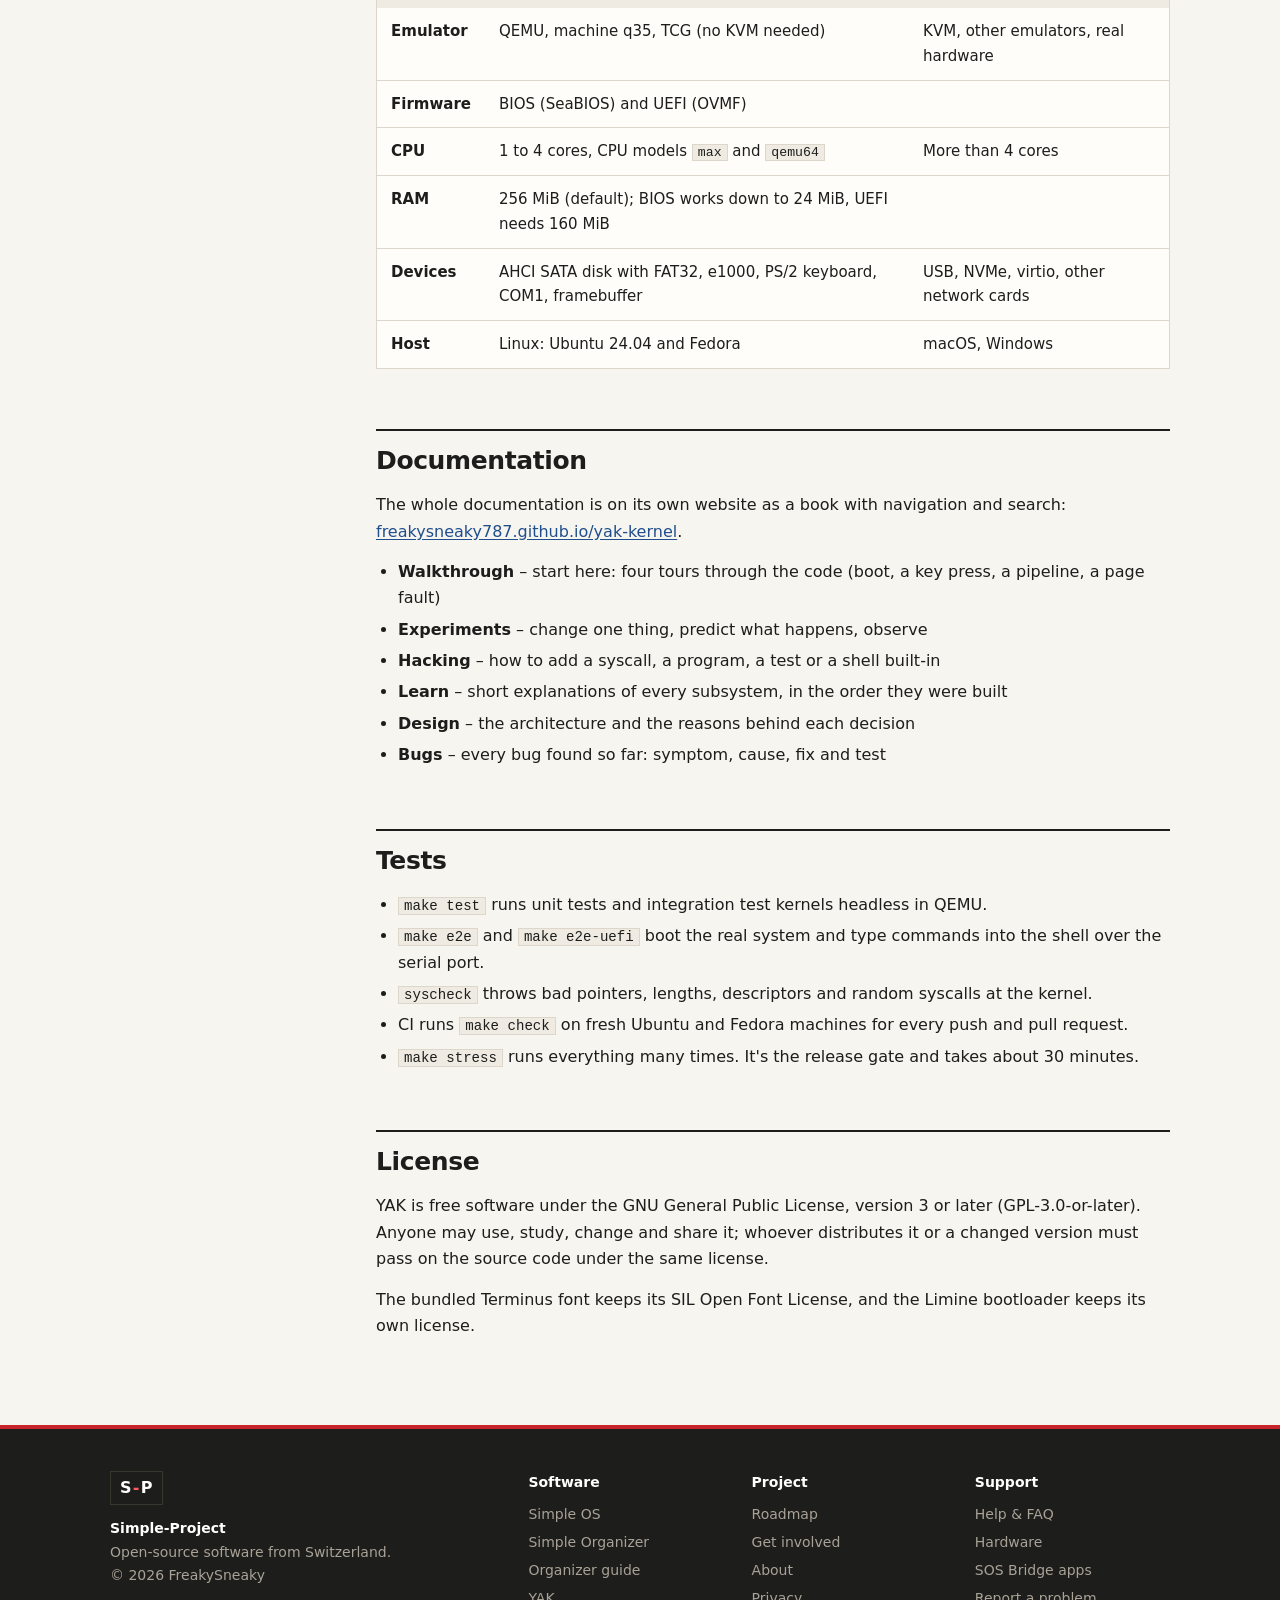
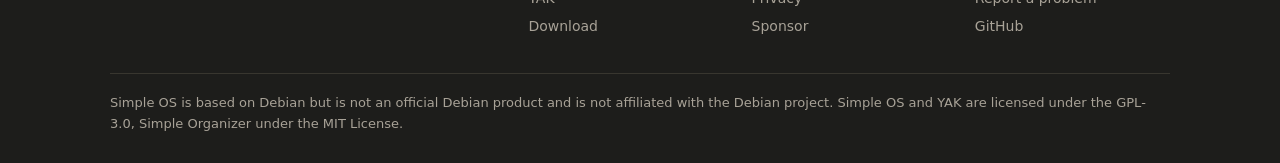
<file: yak.html>
<!doctype html>
<html lang="en">
<head>
<meta charset="utf-8">
<meta name="viewport" content="width=device-width, initial-scale=1">
<title>YAK – Simple-Project</title>
<meta name="description" content="YAK (Yet Another Kernel) is a small x86-64 operating system written from scratch in Rust, for learning how a kernel works. Runs in QEMU, free and open source.">
<link rel="stylesheet" href="style.css">
<link rel="icon" href="favicon.svg" type="image/svg+xml">
<meta name="theme-color" content="#fffdf9">
<meta property="og:type" content="website">
<meta property="og:url" content="https://freakysneaky787.github.io/yak.html">
<link rel="canonical" href="https://freakysneaky787.github.io/yak.html">
<meta property="og:title" content="YAK – Simple-Project">
<meta property="og:description" content="YAK (Yet Another Kernel) is a small x86-64 operating system written from scratch in Rust, for learning how a kernel works. Runs in QEMU, free and open source.">
<meta property="og:image" content="https://freakysneaky787.github.io/img/yak-shell.webp">
<script src="script.js" defer></script>
</head>
<body class="yak">

<a class="skip" href="#main">Skip to content</a>
<header class="site-head"><div class="wrap">
  <a class="logo" href="index.html"><span class="mark" aria-hidden="true"><span class="s">S</span><span class="d">-</span><span class="p">P</span></span><span>Simple-Project</span></a>
  <nav class="site-nav" aria-label="Main">
    <a href="simple-os.html">Simple OS</a>
    <a href="organizer.html">Organizer</a>
    <a href="yak.html" aria-current="page">YAK</a>
    <a href="download.html">Download</a>
    <a href="roadmap.html">Roadmap</a>
    <a href="help.html">Help</a>
    <a href="contribute.html">Get involved</a>
    <a href="about.html">About</a>
    <a href="https://github.com/FreakySneaky787">GitHub</a>
  </nav>
</div></header>

<div class="page-head"><div class="wrap">
  <div class="title">
    <svg width="48" height="48" viewBox="0 0 40 40" aria-hidden="true"><rect width="40" height="40" rx="5" fill="#1d1d1b"/><path d="M9 13l7 7-7 7" fill="none" stroke="#e0743c" stroke-width="3.5" stroke-linecap="square"/><path d="M19 28h12" stroke="#ece8e1" stroke-width="3.5"/></svg>
    <div>
      <h1>YAK – Yet Another Kernel</h1>
      <p class="meta">Version 1.1.0 · released 6 November 2026 · x86-64, runs in QEMU · GPL-3.0-or-later</p>
    </div>
  </div>
  <div class="actions">
    <a class="btn yak" href="download.html#yak">Download <span class="size">(ISO + disk image)</span></a>
    <a class="btn plain" href="https://freakysneaky787.github.io/yak-kernel/">Documentation</a>
    <a class="btn plain" href="https://github.com/FreakySneaky787/yak-kernel/releases/tag/v1.1.0">Release notes</a>
    <a class="btn plain" href="https://github.com/FreakySneaky787/yak-kernel">Source code</a>
  </div>
</div></div>

<div class="wrap docs">
<aside>
  <nav class="toc" aria-label="On this page">
    <strong>On this page</strong>
    <ul>
      <li><a href="#what">What it is</a></li>
      <li><a href="#features">What's in it</a></li>
      <li><a href="#try">Try it</a></li>
      <li><a href="#build">Build it yourself</a></li>
      <li><a href="#supported">Supported environment</a></li>
      <li><a href="#docs">Documentation</a></li>
      <li><a href="#tests">Tests</a></li>
      <li><a href="#license">License</a></li>
    </ul>
  </nav>
</aside>

<main id="main" class="content">
  <figure>
    <a href="img/yak-shell.webp"><img class="shot" src="img/yak-shell-small.webp" width="960" height="600" alt="The YAK shell running in a QEMU window, showing the output of uname, cpu, netinfo, ps and df"></a>
    <figcaption>The YAK shell in QEMU: <code>uname</code>, <code>cpu</code>, <code>netinfo</code>, <code>ps</code> and <code>df</code>.</figcaption>
  </figure>

  <h2 id="what">What it is</h2>
  <p>YAK is a small x86-64 operating system written from scratch in Rust. It's made for learning how a kernel works: by reading it, running it, testing it and changing it. It runs in QEMU, with BIOS and UEFI.</p>
  <p>Everything is our own code. The only crates are <code>limine</code> (boot protocol) and <code>spin</code> (locks).</p>
  <p>YAK is a hobby and learning project. It is not a Linux replacement, not POSIX-compatible, not a desktop system and not a driver collection for real hardware. There is a course: <a href="https://freakysneaky787.github.io/yak-kernel/course/index.html">build a kernel, chapter by chapter</a>. Its 20 chapters go from the first boot over interrupts, memory, threads on every core, a SATA driver and FAT32 up to the first program in ring 3; each one is a complete project with its own tests. For now the course ends there.</p>

  <h2 id="features">What's in it</h2>
  <div class="scroll"><table>
    <thead><tr><th>Area</th><th>What YAK does</th></tr></thead>
    <tbody>
      <tr><th>Boot</th><td>Limine boot protocol, BIOS and UEFI, higher-half kernel</td></tr>
      <tr><th>CPU</th><td>Own GDT/TSS/IDT, local APIC and I/O APIC, every core from the ACPI MADT started via INIT/SIPI, SMEP/SMAP, x87/SSE/AVX state per thread</td></tr>
      <tr><th>Memory</th><td>Bitmap frame allocator, 4-level paging, guarded kernel stacks, kernel heap, demand-paged user heaps and stacks</td></tr>
      <tr><th>Scheduling</th><td>Preemptive round-robin SMP scheduler, kernel and user threads, futexes, sleeping mutexes</td></tr>
      <tr><th>Processes</th><td>Ring 3, one address space per process, ELF loader, 53 syscalls, signals, pipes, environment variables</td></tr>
      <tr><th>Storage</th><td>PCI, AHCI SATA driver with MSI, sector cache, FAT32 with long file names – persistent across reboots</td></tr>
      <tr><th>Network</th><td>e1000, Ethernet/ARP/IPv4/ICMP/UDP/TCP, DHCP, DNS client, <code>wget</code> and <code>httpd</code></td></tr>
      <tr><th>User space</th><td><code>/bin/sh</code> with pipes, redirection, scripts, <code>if</code>/<code>while</code>/<code>for</code>/<code>case</code>, functions, <code>$(...)</code> and jobs; a full-screen editor and 37 more programs</td></tr>
    </tbody>
  </table></div>

  <h2 id="try">Try it</h2>
  <p>You don't need to build anything. Every release from 1.0 on has ready-made files on the <a href="download.html#yak">download page</a>: the ISO (kernel and bootloader, boots with BIOS and UEFI), the FAT32 disk image with <code>/bin</code> and sample files, the start script <code>run-yak.sh</code> and <code>SHA256SUMS</code>.</p>
  <p>Put the files of one release into a folder, install QEMU (package <code>qemu-system-x86</code> on Fedora, Debian and Ubuntu), then run:</p>
  <pre>sha256sum -c SHA256SUMS     # the files arrived intact
./run-yak.sh                # QEMU window; the serial console is in this terminal
./run-yak.sh --headless     # no window (Ctrl+A X quits QEMU)
./run-yak.sh --uefi /usr/share/OVMF/OVMF_CODE_4M.fd   # through UEFI</pre>
  <p>On Fedora the UEFI firmware is at <code>/usr/share/edk2/ovmf/OVMF_CODE.fd</code>. The disk image is unpacked on the first start and keeps what you write to it. Delete <code>yak-1.1.0-disk.img</code> to start fresh.</p>
  <p>Things to try in the shell: <code>help</code>, <code>ls /bin</code>, <code>cat /README.txt | wc</code>, <code>ps</code>, <code>cpu</code>, <code>ping 10.0.2.2</code>, <code>edit notes.txt</code>.</p>
  <div class="note"><p>The keyboard layout is German (QWERTZ) by default.</p></div>

  <h2 id="build">Build it yourself</h2>
  <p>To change YAK you need the source. Rust comes from <a href="https://rustup.rs/">rustup</a>; the exact nightly compiler is pinned in <code>rust-toolchain.toml</code>. You also need QEMU, <code>xorriso</code>, <code>dosfstools</code>, <code>mtools</code>, <code>make</code>, <code>gcc</code>, <code>binutils</code>, <code>git</code> and <code>python3</code> (and OVMF for UEFI).</p>
  <pre>git clone https://github.com/FreakySneaky787/yak-kernel.git
cd yak-kernel
rustup toolchain install   # reads rust-toolchain.toml
make deps                  # checks the host tools
make run                   # build everything and boot in QEMU
make check                 # all tests</pre>
  <p>The first build downloads the Limine binaries into <code>vendor/limine</code>.</p>

  <h2 id="supported">Supported environment</h2>
  <p>YAK runs in QEMU only. “Supported” means <code>make check</code> passes there, locally and in CI on every push.</p>
  <div class="scroll"><table>
    <thead><tr><th></th><th>Supported (tested)</th><th>Not supported / untested</th></tr></thead>
    <tbody>
      <tr><th>Emulator</th><td>QEMU, machine q35, TCG (no KVM needed)</td><td>KVM, other emulators, real hardware</td></tr>
      <tr><th>Firmware</th><td>BIOS (SeaBIOS) and UEFI (OVMF)</td><td></td></tr>
      <tr><th>CPU</th><td>1 to 4 cores, CPU models <code>max</code> and <code>qemu64</code></td><td>More than 4 cores</td></tr>
      <tr><th>RAM</th><td>256 MiB (default); BIOS works down to 24 MiB, UEFI needs 160 MiB</td><td></td></tr>
      <tr><th>Devices</th><td>AHCI SATA disk with FAT32, e1000, PS/2 keyboard, COM1, framebuffer</td><td>USB, NVMe, virtio, other network cards</td></tr>
      <tr><th>Host</th><td>Linux: Ubuntu 24.04 and Fedora</td><td>macOS, Windows</td></tr>
    </tbody>
  </table></div>

  <h2 id="docs">Documentation</h2>
  <p>The whole documentation is on its own website as a book with navigation and search: <a href="https://freakysneaky787.github.io/yak-kernel/">freakysneaky787.github.io/yak-kernel</a>.</p>
  <ul>
    <li><strong>Walkthrough</strong> – start here: four tours through the code (boot, a key press, a pipeline, a page fault)</li>
    <li><strong>Experiments</strong> – change one thing, predict what happens, observe</li>
    <li><strong>Hacking</strong> – how to add a syscall, a program, a test or a shell built-in</li>
    <li><strong>Learn</strong> – short explanations of every subsystem, in the order they were built</li>
    <li><strong>Design</strong> – the architecture and the reasons behind each decision</li>
    <li><strong>Bugs</strong> – every bug found so far: symptom, cause, fix and test</li>
  </ul>

  <h2 id="tests">Tests</h2>
  <ul>
    <li><code>make test</code> runs unit tests and integration test kernels headless in QEMU.</li>
    <li><code>make e2e</code> and <code>make e2e-uefi</code> boot the real system and type commands into the shell over the serial port.</li>
    <li><code>syscheck</code> throws bad pointers, lengths, descriptors and random syscalls at the kernel.</li>
    <li>CI runs <code>make check</code> on fresh Ubuntu and Fedora machines for every push and pull request.</li>
    <li><code>make stress</code> runs everything many times. It's the release gate and takes about 30 minutes.</li>
  </ul>

  <h2 id="license">License</h2>
  <p>YAK is free software under the GNU General Public License, version 3 or later (GPL-3.0-or-later). Anyone may use, study, change and share it; whoever distributes it or a changed version must pass on the source code under the same license.</p>
  <p>The bundled Terminus font keeps its SIL Open Font License, and the Limine bootloader keeps its own license.</p>
</main>
</div>

<footer class="site-foot"><div class="wrap">
  <div class="cols">
    <div><span class="mark" aria-hidden="true"><span class="s">S</span><span class="d">-</span><span class="p">P</span></span><br><strong>Simple-Project</strong><br>Open-source software from Switzerland.<br>&copy; 2026 FreakySneaky</div>
    <div><strong>Software</strong><ul><li><a href="simple-os.html">Simple OS</a></li><li><a href="organizer.html">Simple Organizer</a></li><li><a href="organizer-guide.html">Organizer guide</a></li><li><a href="yak.html">YAK</a></li><li><a href="download.html">Download</a></li></ul></div>
    <div><strong>Project</strong><ul><li><a href="roadmap.html">Roadmap</a></li><li><a href="contribute.html">Get involved</a></li><li><a href="about.html">About</a></li><li><a href="about.html#privacy">Privacy</a></li><li><a href="https://github.com/sponsors/FreakySneaky787">Sponsor</a></li></ul></div>
    <div><strong>Support</strong><ul><li><a href="help.html">Help &amp; FAQ</a></li><li><a href="hardware.html">Hardware</a></li><li><a href="sos-bridge.html">SOS Bridge apps</a></li><li><a href="help.html#report">Report a problem</a></li><li><a href="https://github.com/FreakySneaky787">GitHub</a></li></ul></div>
  </div>
  <p class="legal">Simple OS is based on Debian but is not an official Debian product and is not affiliated with the Debian project. Simple OS and YAK are licensed under the GPL-3.0, Simple Organizer under the MIT License.</p>
</div></footer>

</body>
</html>
</file>
<file: style.css>
/* Simple-Project website
   Colors: the red and white of the SOS lifebuoy on warm paper, ink-black text.
   Inter is the Simple OS system font; other systems fall back to their own UI font. */

:root{
  --bg:#f7f5f0;--paper:#fffdf9;--soft:#efebe3;--line:#ddd7cb;--text:#1d1d1b;--sub:#5f5b52;
  --red:#c8242c;--red-dark:#a01c23;--link:#1f4e8c;--org:#1565c0;--on:#ffffff;--accent:var(--red);
  --ink:#1d1d1b;--ink-text:#ece8e1;--ink-sub:#a8a297;--ink-line:#38362f;
  --note-bg:#fbf1dc;--note-line:#c98a12;--yak:#b4501e;--ok:#2e7d32;
}
@media (prefers-color-scheme:dark){
  :root{
    --bg:#1a1917;--paper:#211f1c;--soft:#26241f;--line:#38362f;--text:#ece8e1;--sub:#a8a297;
    --red:#e5484d;--red-dark:#c8242c;--link:#8db4ec;--org:#3b86da;--on:#ffffff;
    --ink:#121110;--note-bg:#2b261b;--note-line:#d9a53a;--yak:#e0743c;--ok:#6cc070;
  }
}
body.org{--accent:var(--org)}
body.yak{--accent:var(--yak)}

*{box-sizing:border-box}
html{scroll-behavior:smooth;scroll-padding-top:16px}
body{margin:0;background:var(--bg);color:var(--text);font:16px/1.65 Inter,"Segoe UI",system-ui,-apple-system,sans-serif;-webkit-font-smoothing:antialiased}
a{color:var(--link);text-underline-offset:2px}
img,svg{display:block}
::selection{background:var(--red);color:#fff}
:focus-visible{outline:2px solid var(--accent);outline-offset:2px;border-radius:2px}
.wrap{max-width:1100px;margin:0 auto;padding:0 20px}
.sub{color:var(--sub)}
.small{font-size:14px}
.skip{position:absolute;left:-9999px;top:8px;z-index:20;background:var(--paper);color:var(--text);padding:8px 12px;border:2px solid var(--text)}
.skip:focus{left:8px}

/* ---------- header ---------- */
.site-head{background:var(--paper);border-bottom:4px solid var(--red)}
.site-head .wrap{display:flex;align-items:center;flex-wrap:wrap;gap:6px 28px;min-height:66px}
.logo{display:flex;align-items:center;gap:12px;color:var(--text);text-decoration:none;font-weight:700;letter-spacing:-.01em}
.mark{display:inline-block;font-weight:800;font-size:16px;letter-spacing:.02em;line-height:1;padding:8px 9px;background:var(--ink);color:#fff;white-space:nowrap}
.mark .s,.mark .p{color:#fff}.mark .d{color:#ff5a5f;margin:0 1px}
.site-nav{display:flex;gap:0;margin-left:auto;overflow-x:auto;scrollbar-width:none}
.site-nav::-webkit-scrollbar{display:none}
.site-nav a{color:var(--sub);text-decoration:none;padding:21px 11px 19px;white-space:nowrap;font-size:15px;font-weight:500;border-bottom:3px solid transparent;margin-bottom:-4px}
.site-nav a:hover{color:var(--text)}
.site-nav a[aria-current]{color:var(--text);border-bottom-color:var(--text)}
@media(max-width:860px){
  .site-head .wrap{padding-top:10px}
  .site-nav{margin:0 -11px;width:calc(100% + 22px)}
  .site-nav a{padding:10px 11px 12px}
}

/* ---------- page header ---------- */
.page-head{position:relative;overflow:hidden;border-bottom:1px solid var(--line);padding:44px 0 40px}
.page-head .wrap{position:relative;z-index:1}
.page-head h1{font-size:clamp(30px,4.2vw,42px);line-height:1.1;letter-spacing:-.025em;margin:0}
.page-head .meta{color:var(--sub);margin:8px 0 0}
.page-head .lead{max-width:42em;margin:14px 0 0;font-size:18px}
.page-head .title{display:flex;align-items:center;gap:18px}
.page-head .title svg{flex:none}
.actions{display:flex;flex-wrap:wrap;gap:10px;margin-top:22px}
/* big lifebuoy on the Simple OS page */
.page-head.os::after{content:"";position:absolute;width:380px;height:380px;right:-70px;top:50%;transform:translateY(-50%) rotate(-12deg);border-radius:50%;
  background:repeating-conic-gradient(var(--red) 0 45deg,var(--paper) 45deg 90deg);opacity:.16;
  -webkit-mask:radial-gradient(circle,transparent 0 37%,#000 37.5% 70%,transparent 70.5%);
          mask:radial-gradient(circle,transparent 0 37%,#000 37.5% 70%,transparent 70.5%)}
@media(max-width:700px){.page-head.os::after{width:220px;height:220px;right:-110px;top:30%;opacity:.1}}

/* home intro */
.hero{padding:56px 0 52px;background:var(--paper)}
.hero .wrap{display:grid;grid-template-columns:1fr 1fr;gap:48px;align-items:center}
.hero h1{font-size:clamp(34px,5.4vw,56px)}
.feature{margin-top:30px;padding-top:18px;border-top:2px solid var(--text)}
.feature h2{margin:0;font-size:24px;letter-spacing:-.01em}
.feature h2 a{color:inherit;text-decoration:none}
.feature h2 a:hover{text-decoration:underline}
.feature p{margin:6px 0 16px;color:var(--sub)}
.feature .links{display:flex;flex-wrap:wrap;align-items:center;gap:18px;font-size:15px}
.hero-shot{display:block;transform:rotate(1.2deg);box-shadow:0 14px 34px rgba(0,0,0,.18);border:1px solid var(--line);line-height:0}
.hero-shot img{width:100%;height:auto}
.hero-shot:hover{transform:rotate(0)}
@media(max-width:860px){.hero-shot{transform:none}}
.more-projects{padding-top:30px}
.side-project{display:flex;gap:14px;align-items:flex-start;max-width:640px}
.side-project p{margin:0;color:var(--sub);font-size:15px}
.side-project p strong{color:var(--text)}
.more-projects .also{margin:14px 0 0;color:var(--sub);font-size:15px;max-width:640px}
@media(max-width:860px){.hero .wrap{grid-template-columns:1fr;gap:28px}}
.tiles{display:grid;gap:0;border-top:2px solid var(--text)}
.tile{display:grid;grid-template-columns:46px 1fr;gap:18px;padding:20px 0;border-bottom:1px solid var(--line)}
.tile h2{margin:0;font-size:20px;letter-spacing:-.01em}
.tile h2 a{color:inherit;text-decoration:none}
.tile h2 a:hover{text-decoration:underline}
.tile p{margin:3px 0 12px;color:var(--sub);font-size:15px}
.tile .links{display:flex;align-items:center;gap:16px;font-size:14px}
.tile .btn{padding:7px 14px;font-size:14px}
.ver{font-size:13px;font-weight:600;color:var(--sub);margin-left:8px;font-variant-numeric:tabular-nums}

.tile img,.page-head .title img,.dl-main img{flex:none}

/* ---------- buttons ---------- */
.btn{display:inline-flex;align-items:center;gap:6px;padding:10px 18px;border-radius:3px;background:var(--red);color:var(--on);
  font-weight:600;font-size:15px;text-decoration:none;border:2px solid var(--red)}
.btn:hover{background:var(--red-dark);border-color:var(--red-dark)}
.btn.org{background:var(--org);border-color:var(--org)}
.btn.org:hover{filter:brightness(.9)}
.btn.yak{background:var(--yak);border-color:var(--yak)}
.btn.yak:hover{filter:brightness(.9)}
.btn.plain{background:transparent;color:var(--text);border-color:var(--text)}
.btn.plain:hover{background:var(--text);color:var(--bg)}
.btn .size{font-weight:400;opacity:.85}

/* ---------- layouts ---------- */
.home{display:grid;grid-template-columns:minmax(0,1fr) 290px;gap:56px;padding-top:44px;padding-bottom:72px}
.docs{display:grid;grid-template-columns:210px minmax(0,1fr);gap:56px;padding-top:44px;padding-bottom:72px}
@media(max-width:900px){.home,.docs{grid-template-columns:minmax(0,1fr);gap:30px}}

main h2{font-size:25px;line-height:1.25;letter-spacing:-.015em;margin:60px 0 16px;padding-top:14px;border-top:2px solid var(--text)}
.content > :first-child,main > h2:first-child{margin-top:0}
.content > figure:first-child + h2{margin-top:8px}
h3{font-size:18px;margin:28px 0 6px;letter-spacing:-.005em}
p{margin:0 0 14px}
ul,ol{margin:0 0 16px;padding-left:22px}
li{margin:5px 0}
ol > li::marker{font-weight:700}

/* table of contents */
.toc{position:sticky;top:24px;font-size:15px}
.toc strong{display:block;font-size:12px;color:var(--sub);text-transform:uppercase;letter-spacing:.08em;margin-bottom:8px}
.toc ul{list-style:none;padding:0;margin:0;border-left:1px solid var(--line)}
.toc li{margin:0}
.toc a{display:block;margin-left:-1px;padding:5px 0 5px 14px;border-left:3px solid transparent;color:var(--sub);text-decoration:none}
.toc a:hover{color:var(--text)}
.toc a.active{color:var(--text);border-left-color:var(--accent);font-weight:600}
@media(max-width:900px){
  .toc{position:static;background:var(--paper);border:1px solid var(--line);padding:14px 16px}
  .toc ul{border:0;display:flex;flex-wrap:wrap;gap:4px 16px}
  .toc a{margin:0;padding:2px 0;border:0}
}

/* side boxes */
.side .box{border:1px solid var(--line);background:var(--paper);padding:18px 20px;margin-bottom:18px}
.side .box.accent{border-top:4px solid var(--red)}
.side h3{margin:0 0 10px;font-size:16px}
.side p:last-child,.side table:last-child,.side ul:last-child{margin-bottom:0}
.side .item{padding:10px 0;border-top:1px solid var(--line)}
.side .item:first-of-type{border-top:0;padding-top:0}
.side .item strong{display:block}

/* ---------- news ---------- */
.news article{display:grid;grid-template-columns:58px minmax(0,1fr);gap:20px;padding:22px 0;border-bottom:1px solid var(--line)}
.news article:last-child{border-bottom:0}
.date{display:flex;flex-direction:column;align-items:center;justify-content:center;height:68px;border:2px solid var(--text);background:var(--paper);
  font-size:11px;text-transform:uppercase;letter-spacing:.08em;color:var(--sub);line-height:1.15;font-weight:600}
.date span:first-child{color:var(--red)}
.date b{font-size:24px;color:var(--text);letter-spacing:-.02em;margin:1px 0}
.news h3{margin:2px 0 6px;font-size:18px}
.news p{margin:0 0 6px}
.news a{font-size:15px}
.news article.more{display:none}
.news-more{margin-top:12px}
.label{display:inline-block;font-size:11px;font-weight:700;padding:1px 7px;vertical-align:2px;margin-right:8px;letter-spacing:.04em;text-transform:uppercase;border:1.5px solid currentColor}
.label.os{color:var(--red)}
.label.org{color:var(--org)}
.label.yak{color:var(--yak)}
/* hardware table: Yes / Partly / No */
td.yes{color:var(--ok);font-weight:600}
td.part{color:var(--note-line);font-weight:600}
td.no{color:var(--red);font-weight:600}
td.na{opacity:.6}

/* ---------- tables ---------- */
.scroll{overflow-x:auto;margin:0 0 20px;border:1px solid var(--line);background:var(--paper)}
table{width:100%;border-collapse:collapse;font-size:15px}
th,td{text-align:left;vertical-align:top;padding:11px 14px;border-bottom:1px solid var(--line)}
tr:last-child > *{border-bottom:0}
thead th{font-size:12px;text-transform:uppercase;letter-spacing:.07em;color:var(--sub);background:var(--soft);font-weight:700}
tbody th{font-weight:600;white-space:nowrap}
td.num{white-space:nowrap;font-variant-numeric:tabular-nums}
.side table{font-size:15px}
.side td,.side th{padding:4px 0;border:0}
.side td + td{padding-left:10px}

/* ---------- screenshots ---------- */
figure{margin:0 0 26px}
.banner{width:100%;height:auto;border:1px solid var(--line)}
.frame{position:relative;aspect-ratio:16/9;display:grid;place-items:center;overflow:hidden;border:1px solid var(--line);
  background:var(--soft);color:var(--sub);font-size:14px}
.frame::after{content:"";position:absolute;left:0;right:0;bottom:0;height:9%;min-height:14px;background:var(--line)}
.frame span{position:relative;z-index:1;background:var(--paper);border:1px solid var(--line);padding:4px 11px;font-size:13px}
.shot{display:block;width:100%;height:auto;max-width:100%;border:1px solid var(--line);background:#1e1e2e}
.gallery a:focus-visible .shot,.gallery a:hover .shot{border-color:var(--text)}
figcaption{font-size:14px;color:var(--sub);margin-top:8px}
.gallery{display:grid;grid-template-columns:repeat(auto-fill,minmax(300px,1fr));gap:18px}
.gallery figure{margin:0}

/* ---------- downloads ---------- */
.dl-card{border:2px solid var(--text);background:var(--paper);margin:0 0 22px}
.dl-main{display:flex;align-items:center;flex-wrap:wrap;gap:16px;padding:20px 22px}
.dl-main .file strong{display:block;font-size:17px}
.dl-main .file span{color:var(--sub);font-size:14px}
.dl-main .btn{margin-left:auto}
.dl-hash{display:flex;align-items:center;flex-wrap:wrap;gap:6px 12px;padding:12px 22px;background:var(--soft);border-top:1px solid var(--line);font-size:14px}
.dl-hash .k{color:var(--sub);font-weight:700;text-transform:uppercase;font-size:12px;letter-spacing:.07em}
.dl-hash code{background:none;border:0;padding:0;word-break:break-all;flex:1 1 300px}
@media(max-width:560px){.dl-main .btn{margin-left:0;width:100%;justify-content:center}}

/* ---------- code, notes, misc ---------- */
code,kbd,pre{font-family:"Cascadia Mono",Consolas,ui-monospace,monospace}
code{font-size:.88em;background:var(--soft);border:1px solid var(--line);padding:0 5px;overflow-wrap:anywhere}
pre{font-size:14px;line-height:1.55;background:var(--ink);color:#ece8e1;padding:14px 16px;overflow-x:auto;margin:0}
.codeblock{position:relative;margin:0 0 18px}
.codeblock pre{padding-right:76px}
.copy{font:600 12.5px Inter,"Segoe UI",system-ui,sans-serif;padding:4px 10px;border:1px solid var(--text);background:var(--paper);color:var(--text);cursor:pointer}
.copy:hover{background:var(--text);color:var(--bg)}
.codeblock .copy{position:absolute;top:9px;right:9px;background:transparent;color:#ece8e1;border-color:#6b675e}
.codeblock .copy:hover{background:#ece8e1;color:#1d1d1b}
kbd{font-size:13px;border:1px solid var(--line);border-bottom-width:2px;border-radius:3px;padding:0 6px;background:var(--paper)}
.note{background:var(--note-bg);border-left:4px solid var(--note-line);padding:12px 16px;margin:0 0 18px}
.note p:last-child{margin:0}
.tags{list-style:none;padding:0;display:flex;flex-wrap:wrap;gap:8px}
.tags li{margin:0;padding:4px 12px;border:1px solid var(--line);background:var(--paper);font-size:15px}
.faq h3{margin-top:24px}
.checklist{list-style:none;padding:0}
.checklist li{position:relative;padding-left:28px}
.checklist li::before{content:"";position:absolute;left:2px;top:6px;width:13px;height:13px;border:2px solid var(--text)}
.checklist li.done::before{background:var(--text);box-shadow:inset 0 0 0 2px var(--paper)}
.pill{display:inline-block;font-size:11px;font-weight:700;padding:0 8px;border:1.5px solid var(--sub);color:var(--sub);vertical-align:5px;margin-left:10px;line-height:20px;letter-spacing:.05em;text-transform:uppercase}
.pill.next{border-color:var(--red);color:var(--red)}
.when{color:var(--sub);margin:-4px 0 14px}
.notfound{padding:80px 20px 110px}

/* ---------- footer ---------- */
.site-foot{background:var(--ink);color:var(--ink-sub);font-size:14px;padding:42px 0 28px;border-top:4px solid var(--red)}
.site-foot .cols{display:grid;grid-template-columns:2fr 1fr 1fr 1fr;gap:28px}
@media(max-width:760px){.site-foot .cols{grid-template-columns:1fr 1fr}.site-foot .cols > :first-child{grid-column:1/-1}}
.site-foot strong{color:#fff;font-weight:600}
.site-foot .mark{margin-bottom:12px;border:1px solid var(--ink-line)}
.site-foot ul{list-style:none;padding:0;margin:8px 0 0}
.site-foot li{margin:5px 0}
.site-foot a{color:var(--ink-sub);text-decoration:none}
.site-foot a:hover{color:#fff;text-decoration:underline}
.site-foot .legal{border-top:1px solid var(--ink-line);margin:30px 0 0;padding-top:18px;font-size:13px}
</file>
